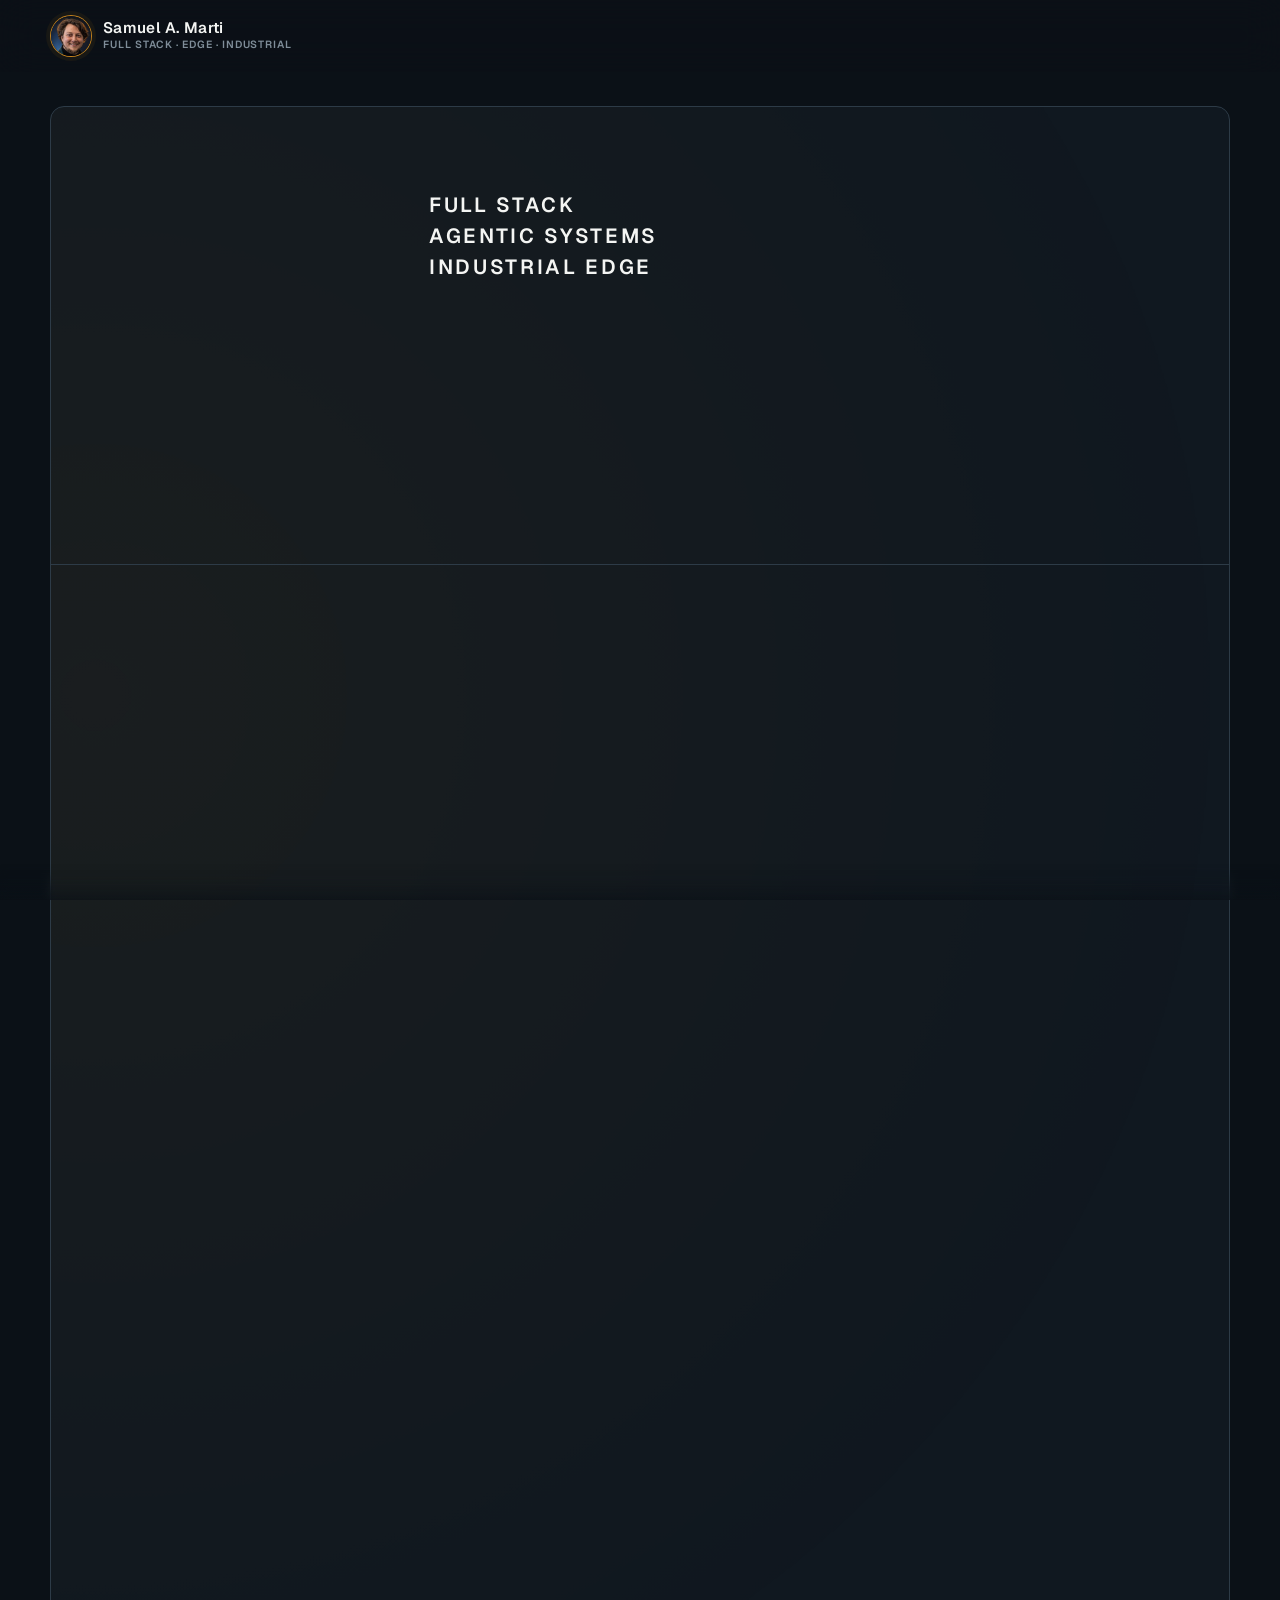
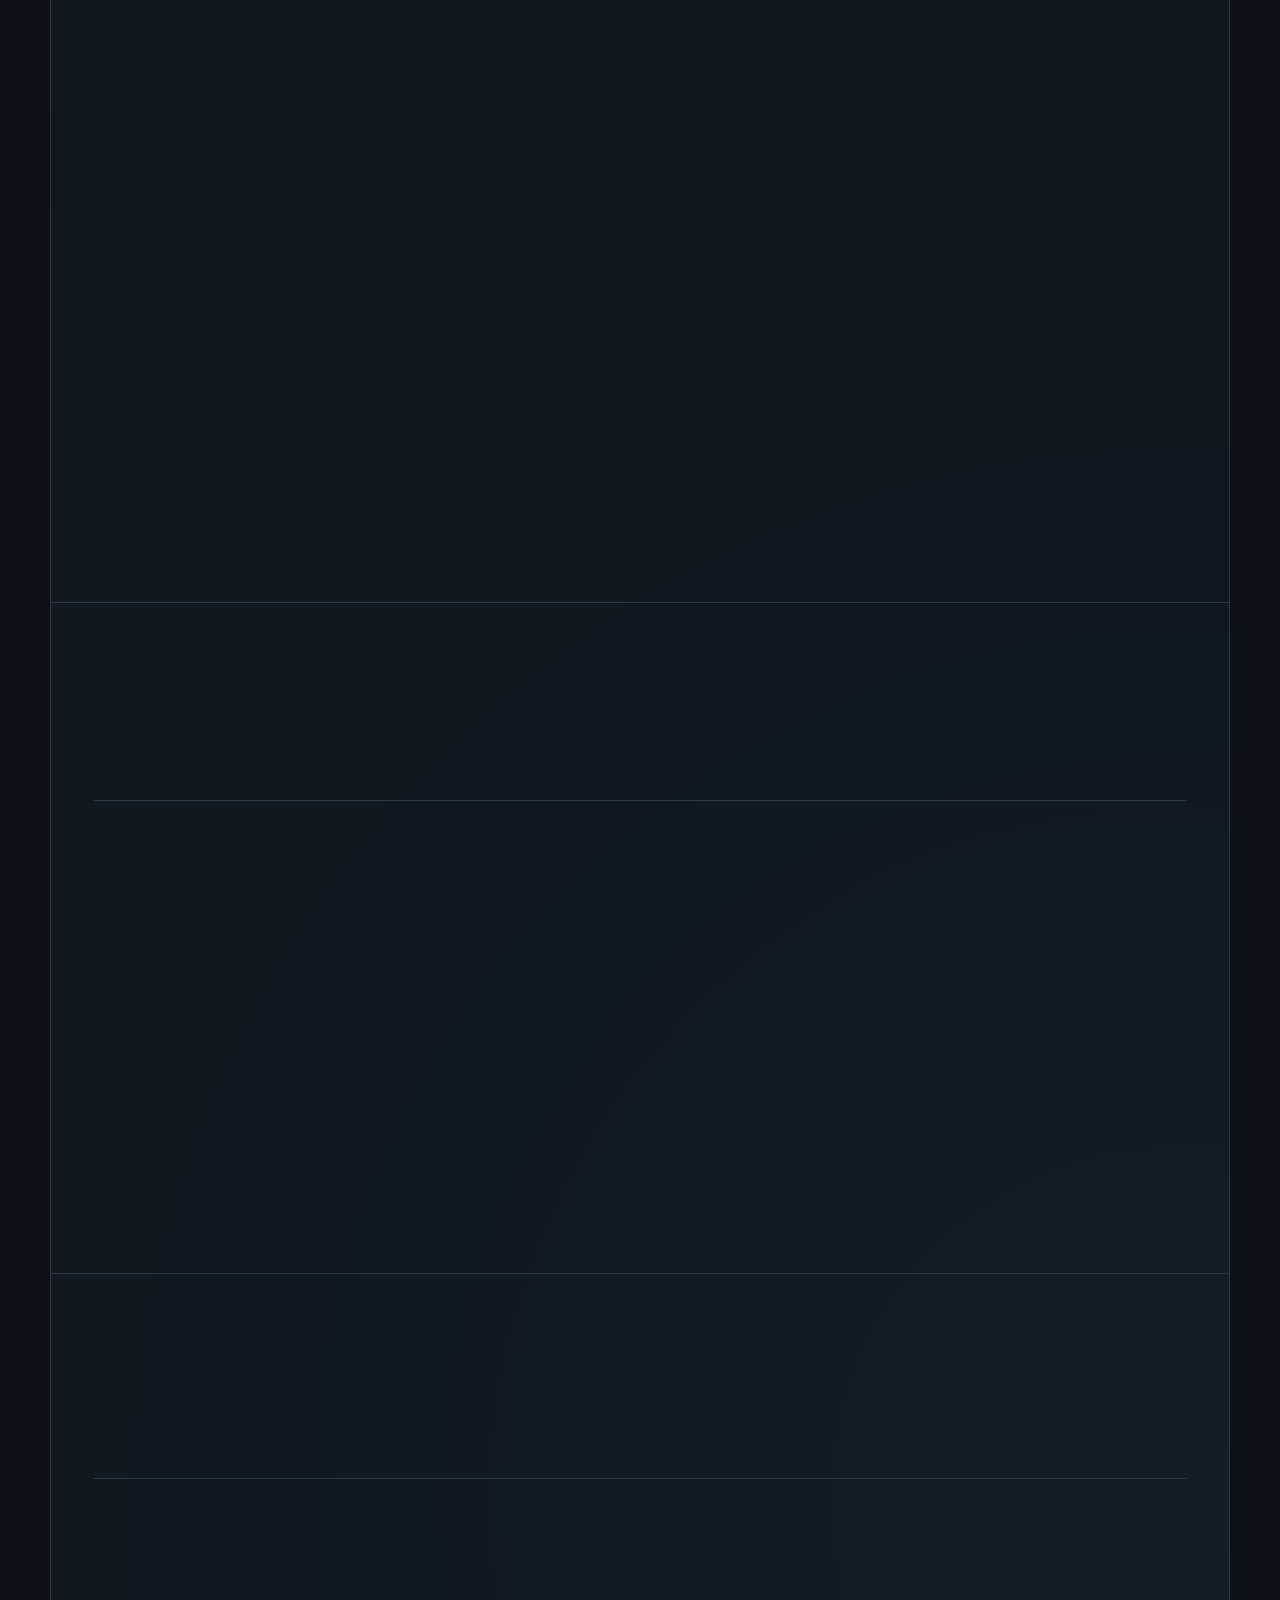
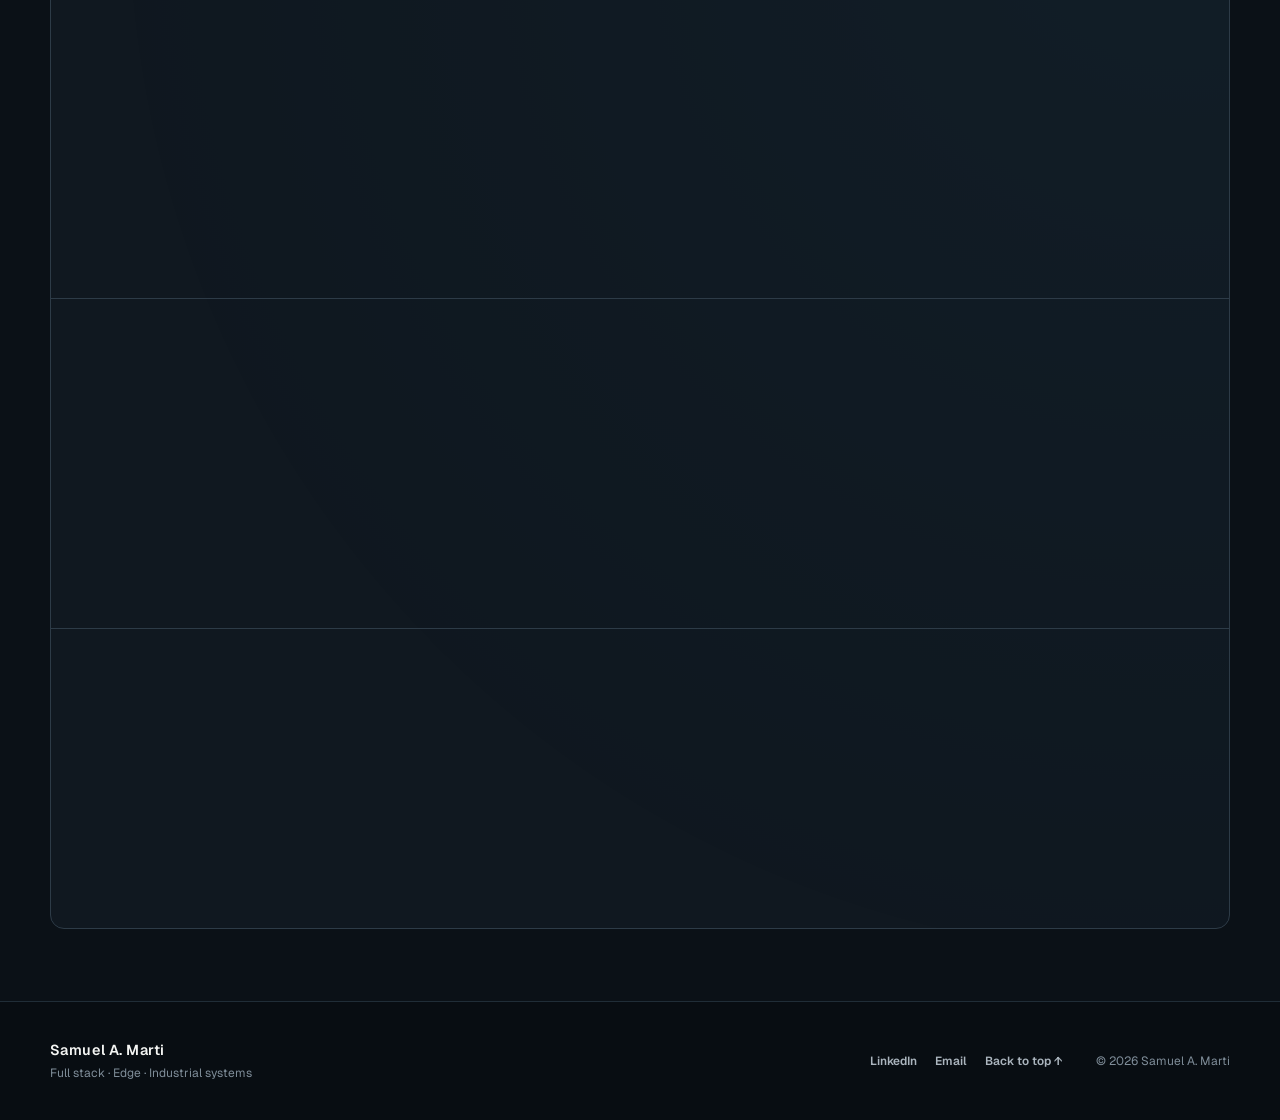
<file: index.html>
<!doctype html>
<html lang="en">
<head>
    <meta charset="utf-8">
    <meta name="viewport" content="width=device-width, initial-scale=1">
    <meta name="theme-color" content="#0b1117">
    <meta name="description" content="Full stack and industrial software work by Samuel A. Marti: React and TypeScript products, APIs, edge integrations, connected machines, and controlled production systems.">
    <meta property="og:title" content="Samuel A. Marti · Full Stack &amp; Connected Industrial Products">
    <meta property="og:description" content="React and TypeScript products, APIs, edge integrations, connected machines, and controlled production systems.">
    <meta property="og:type" content="website">
    <meta property="og:url" content="https://utrehd.github.io/">
    <meta property="og:image" content="https://utrehd.github.io/assets/og-portfolio.jpg">
    <meta property="og:image:alt" content="Samuel A. Marti: full stack, edge, and industrial software portfolio">
    <meta name="twitter:card" content="summary_large_image">
    <meta name="twitter:title" content="Samuel A. Marti · Full Stack &amp; Connected Industrial Products">
    <meta name="twitter:description" content="React and TypeScript products, APIs, edge integrations, connected machines, and controlled production systems.">
    <meta name="twitter:image" content="https://utrehd.github.io/assets/og-portfolio.jpg">
    <link rel="canonical" href="https://utrehd.github.io/">
    <title>Samuel A. Marti · Full Stack &amp; Connected Industrial Products</title>
    <link rel="icon" href="favicon.svg" type="image/svg+xml">
    <link rel="preconnect" href="https://fonts.googleapis.com">
    <link rel="preconnect" href="https://fonts.gstatic.com" crossorigin>
    <link href="https://fonts.googleapis.com/css2?family=Geist+Mono:wght@500;600&amp;family=Geist:wght@400;500;600;700&amp;display=swap" rel="stylesheet">
    <script>
        document.documentElement.classList.add('js');
        if (!window.location.hash || window.location.hash === '#top') {
            document.documentElement.classList.add('intro-sequence-staging', 'intro-sequence-active');
            window.__portfolioIntroFallback = window.setTimeout(function () {
                document.documentElement.classList.remove('intro-sequence-staging', 'intro-sequence-active', 'intro-typing-started', 'intro-brand-visible', 'intro-evidence-visible', 'intro-navigation-visible');
                document.querySelectorAll('.typewriter-character').forEach(function (character) { character.classList.add('is-typed'); });
                document.querySelectorAll('.typewriter-block').forEach(function (block) { block.classList.add('is-typewriter-complete'); });
            }, 6000);
        }
    </script>
    <link rel="stylesheet" href="styles.css?v=20260913-1">
    <script src="script.js?v=20260819-20" defer></script>
</head>
<body>
    <a class="skip-link" href="#main-content">Skip to content</a>
    <header class="site-header" data-header>
        <div class="header-inner shell">
            <a class="brand" href="#top" aria-label="Samuel A. Marti, back to top">
                <span class="brand-mark" aria-hidden="true">
                    <img src="assets/samuel-marti-header.webp" alt="" width="42" height="42">
                </span>
                <span>
                    <strong>Samuel A. Marti</strong>
                    <small>Full stack · Edge · Industrial</small>
                </span>
            </a>
            <button class="menu-button" type="button" aria-expanded="false" aria-controls="primary-navigation" aria-label="Open navigation">
                <span></span>
                <span></span>
                <span></span>
            </button>
            <nav class="primary-nav" id="primary-navigation" aria-label="Primary navigation">
                <a href="#work">Projects</a>
                <a href="#skills">Skills</a>
                <a href="#philosophy">Lessons</a>
                <a href="#story">My path</a>
                <a href="#contact">Contact</a>
                <a class="nav-contact" href="https://www.linkedin.com/in/saaama" target="_blank" rel="me noopener noreferrer">LinkedIn</a>
            </nav>
        </div>
    </header>

    <main id="main-content">
        <article class="home-paper shell">
            <header class="portfolio-title-block" id="top">
                <div class="portfolio-intro-grid">
                    <div class="portfolio-intro reveal is-visible">
                        <div class="paper-active-head">
                            <span class="paper-active-label intro-capability" aria-label="Full stack, agentic systems, industrial edge">
                                <span class="intro-capability-phrase" aria-hidden="true">Full stack</span>
                                <span class="intro-capability-phrase" aria-hidden="true">Agentic systems</span>
                                <span class="intro-capability-phrase" aria-hidden="true">Industrial edge</span>
                            </span>
                        </div>
                        <p class="portfolio-thesis">Software engineer with more than 10 years writing software across industrial systems, regulated manufacturing, and full stack products.</p>
                        <p class="portfolio-thesis">I own delivery from discovery through production across React and TypeScript applications, APIs, machine integrations, and regulated environments.</p>
                        <div class="portfolio-kicker-row reveal is-visible">
                            <span class="availability"><i aria-hidden="true"></i> U.S. work authorized · New York City metropolitan area · Available for NYC office work</span>
                        </div>
                    </div>
                </div>
            </header>

            <section class="home-section work-section" id="work" aria-labelledby="projects-title">
                <div class="section-content">
                    <div class="section-heading reveal">
                        <div class="paper-active-head"><h2 class="paper-active-label" id="projects-title">Selected work</h2></div>
                        <p>Selected work across controlled software releases in regulated manufacturing, a live football management game, connected machines, product analytics, AI assisted engineering, and agentic creator operations.</p>
                    </div>
                    <div class="project-showcase">
                        <a class="showcase-card reveal" id="featured-work" href="projects/controlled-release-platform/" aria-label="Read the Automation Release Control case study">
                            <div class="showcase-media">
                                <img src="projects/controlled-release-platform/assets/automation-release-control-dashboard.webp" alt="Automation Release Control dashboard comparing installed and target PLC software versions" loading="lazy" decoding="async">
                            </div>
                            <div class="showcase-copy">
                                <h3>Automation Release Control</h3>
                                <p>Built an Angular, C#, and ASP.NET platform that connected releasable Git versions, deployment, rollback points, and device reported state across more than 150 PLC targets.</p>
                                <span class="case-link">Read the case study <span aria-hidden="true">↗</span></span>
                            </div>
                        </a>

                        <a class="showcase-card reveal reveal-delay" href="projects/pulse-product/" aria-label="Read the PULSE Game Engineering case study">
                            <div class="showcase-media">
                                <img src="projects/pulse-product/assets/pulse-lineup-workspace-20261015.webp" alt="Current PULSE desktop lineup workspace with squad values, tactics, substitutes, and player selection" loading="lazy" decoding="async">
                            </div>
                            <div class="showcase-copy">
                                <h3>PULSE Game Engineering</h3>
                                <p>Built and operated a live web and mobile football management game, with scheduled simulations, real time state, internal analytics, and agent implementation under my engineering review.</p>
                                <span class="case-link">Read the case study <span aria-hidden="true">↗</span></span>
                            </div>
                        </a>

                        <a class="showcase-card reveal" href="projects/connected-machine-platform/" aria-label="Read the Factory of the Future case study">
                            <div class="showcase-media">
                                <img src="projects/connected-machine-platform/assets/connected-machine-visual-programming.webp" alt="Reconstructed visual programming interface for an industrial edge control prototype" loading="lazy" decoding="async">
                            </div>
                            <div class="showcase-copy">
                                <h3>Factory of the Future</h3>
                                <p>Led product strategy across an industrial edge and SmartWire-DT portfolio, then proved the factory facing concepts on live machines in three production plants.</p>
                                <span class="case-link">Read the case study <span aria-hidden="true">↗</span></span>
                            </div>
                        </a>

                        <a class="showcase-card reveal" href="projects/pulse-product-analytics/" aria-label="Read the PULSE Product Analytics case study">
                            <div class="showcase-media">
                                <img src="projects/pulse-product-analytics/assets/activation-funnel-redacted.png" alt="PULSE activation dashboard with confidential counts redacted and percentages retained" loading="lazy" decoding="async">
                            </div>
                            <div class="showcase-copy">
                                <h3>PULSE Product Analytics</h3>
                                <p>Built configurable user flow analysis, acquisition funnels, cohort retention, and bottleneck reports, then used them to guide product changes and measure improvement.</p>
                                <span class="case-link">Read the case study <span aria-hidden="true">↗</span></span>
                            </div>
                        </a>

                        <a class="showcase-card reveal" href="projects/ai-assisted-product-engineering/" aria-label="Read AI Assisted Product Engineering: the V model workflow and agent instructions I designed">
                            <div class="showcase-media">
                                <img src="projects/pulse-product/assets/pulse-mobile.webp" alt="PULSE mobile game screens, the product context for the AI assisted engineering case study" loading="lazy" decoding="async">
                            </div>
                            <div class="showcase-copy">
                                <h3>AI Assisted Product Engineering</h3>
                                <p>Designed PULSE's V model agent workflow and instruction system, connecting feature briefs, traceable requirements, coding agents, validation evidence, and human approval.</p>
                                <span class="case-link">Read the case study <span aria-hidden="true">↗</span></span>
                            </div>
                        </a>

                        <a class="showcase-card reveal" href="projects/influencer-outreach-crm/" aria-label="Read the Agentic Influencer Outreach CRM case study">
                            <div class="showcase-media">
                                <img src="projects/influencer-outreach-crm/assets/outreach-queue.jpg" alt="Creator outreach queue segmented by audience size and attention state" loading="lazy" decoding="async">
                            </div>
                            <div class="showcase-copy">
                                <h3>Agentic Influencer Outreach CRM</h3>
                                <p>Built an agentic CRM across more than 1,000 creator profiles. Compared with the manual workflow, tracked link opens rose 83%, reply rate rose 114%, and cost per outreach fell 95%.</p>
                                <span class="case-link">Read the case study <span aria-hidden="true">↗</span></span>
                            </div>
                        </a>
                    </div>
                </div>
            </section>

            <section class="home-section" id="skills" aria-labelledby="skills-title">
                <div class="section-content">
                    <div class="section-heading reveal">
                        <div class="paper-active-head"><h2 class="paper-active-label" id="skills-title">Skills</h2></div>
                        <p>Tools and methods across full stack products, agentic systems, industrial automation, and regulated delivery.</p>
                    </div>
                    <div class="skill-accordions">
                        <details class="skill-accordion reveal">
                            <summary>Product and full stack engineering</summary>
                            <p>HTML, CSS, React, Next.js, TypeScript, JavaScript, Node.js, REST APIs, Angular, C#, ASP.NET, SQL, MySQL, PocketBase, responsive UI, product instrumentation, activation funnels, cohort retention, and A/B testing.</p>
                        </details>
                        <details class="skill-accordion reveal reveal-delay">
                            <summary>Industrial automation</summary>
                            <p>PLCs, Structured Text, CODESYS, HMI development, OPC UA, MQTT, Modbus TCP and RTU, PROFINET, PROFIBUS, CAN bus, BACnet/IP, and SmartWire DT.</p>
                        </details>
                        <details class="skill-accordion reveal">
                            <summary>Agentic software systems</summary>
                            <p>Coding agent direction, specifications, architecture and function review, pull request review, unit and integration testing, validation loops, bug triage, operational agents, CRM automation, approval controls, and human escalation.</p>
                        </details>
                        <details class="skill-accordion reveal reveal-delay">
                            <summary>Edge and embedded systems</summary>
                            <p>Embedded C, physical I/O, OPC UA gateway validation, machine state modeling, device interfaces, Azure SQL, MES, and scheduling integrations.</p>
                        </details>
                        <details class="skill-accordion reveal">
                            <summary>Production engineering</summary>
                            <p>Docker, Linux, Git, GitHub Actions, CI/CD, AWS S3, DigitalOcean, Grafana, monitoring, releases, defect investigation, and data recovery.</p>
                        </details>
                        <details class="skill-accordion reveal reveal-delay">
                            <summary>Validation and regulated delivery</summary>
                            <p>Python test automation, C# test automation, Ranorex, automated reporting, GAMP 5, GMP and CSV, IQ/OQ, FAT/SAT, traceability, change control, audit evidence, SOPs, and commissioning.</p>
                        </details>
                    </div>
                </div>
            </section>

            <section class="home-section philosophy-section" id="philosophy" aria-labelledby="philosophy-title">
                <div class="section-content">
                    <div class="section-heading reveal">
                        <div class="paper-active-head"><h2 class="paper-active-label" id="philosophy-title">Lessons from building</h2></div>
                        <p>Good engineering starts with deciding what should be built. I work with the client or user, put the smallest useful change in front of them, and shorten the loop between an assumption and evidence. Repeated quickly, those learning loops compound.</p>
                    </div>

                    <div class="principle-accordions">
                        <details class="principle-accordion reveal">
                            <summary><span class="principle-number">01</span><span class="principle-title">Work with the user</span></summary>
                            <p>Specifications are working material. I develop them with the user through short iterations that expose wrong assumptions while changing direction is still cheap.</p>
                        </details>
                        <details class="principle-accordion reveal reveal-delay">
                            <summary><span class="principle-number">02</span><span class="principle-title">Name the optimization target</span></summary>
                            <p>Every technical solution optimizes for something: maintainability, latency, storage, cost, or delivery speed. When teams do not agree on the target, they work from different assumptions, waste time, and deliver a weaker system. For example, low latency may justify a less normalized database.</p>
                            <p>Therefore, define the optimization target based on the user's actual need. If no clear target emerges, default to maintainable simplicity.</p>
                        </details>
                        <details class="principle-accordion reveal">
                            <summary><span class="principle-number">03</span><span class="principle-title">Use principles without dogma</span></summary>
                            <p>Patterns and paradigms are tools. I use them when they make intent clearer or change safer. I discard them when they add structure without improving the required outcome. Consistency matters, but blind consistency can make a simple problem harder in every dimension.</p>
                        </details>
                        <details class="principle-accordion reveal reveal-delay">
                            <summary><span class="principle-number">04</span><span class="principle-title">Details change behavior</span></summary>
                            <p>Small details visible to the user can change trust, expectation, and behavior without adding a feature. A payment and a gift may have the same monetary value, but they create different psychological responses. User interface details work the same way: wording, timing, feedback, friction, and visual hierarchy shape how a product is perceived and used.</p>
                            <p>Once an experience crosses a threshold of clarity and trust, small improvements can compound into meaningful gains in retention and conversion. Therefore, validate details against user behavior, not only functional correctness.</p>
                        </details>
                    </div>

                    <details class="sources-details reveal">
                        <summary>Sources of my thinking</summary>
                        <p><a href="https://paulgraham.com/ds.html" target="_blank" rel="noopener noreferrer">Paul Graham’s Do Things That Don’t Scale</a> shaped how I approach early products and direct work with users. <a href="https://www.ycombinator.com/blog/the-real-product-market-fit/" target="_blank" rel="noopener noreferrer">Michael Seibel’s The Real Product Market Fit</a> keeps product market fit grounded in observed demand. <a href="https://www.informit.com/store/clean-code-a-handbook-of-agile-software-craftsmanship-9780135398517" target="_blank" rel="noopener noreferrer">Robert C. Martin’s Clean Code</a> reinforces readable software, while <a href="https://plato.stanford.edu/entries/kant-moral/" target="_blank" rel="noopener noreferrer">Immanuel Kant’s categorical imperative</a> keeps responsibility toward people explicit.</p>
                    </details>

                </div>
            </section>

            <section class="home-section story-section" id="story" aria-labelledby="story-title">
                <div class="section-content">
                    <div class="section-heading reveal">
                        <div class="paper-active-head"><h2 class="paper-active-label" id="story-title">My path</h2></div>
                        <p class="story-short">My career grew outward from the machine. Electronics and C gave me the foundations. PLCs and Structured Text brought me into industrial control. .NET and Industry 4.0 connected those systems. Node.js and React now let me build the product end to end.</p>
                    </div>
                    <details class="story-details reveal">
                        <summary>Read the longer story</summary>
                        <div class="story-long">
                            <article class="story-chapter">
                                <p class="story-era">2010 to 2012 · Heerbrugg, Switzerland</p>
                                <h3>Learning software through electronics</h3>
                                <p>I began with a Swiss <em>Elektroniker EFZ</em> apprenticeship at <a href="https://lehre.libs.ch/uebersicht/" target="_blank" rel="noopener noreferrer">libs</a>. The first two years were deliberately practical: soldering, laying out PCBs, reading and drawing basic circuit schematics, and writing C for small electronic systems. I also helped support first year apprentices. That experience taught me two habits early: understand the physical system, and explain the work so another person can repeat it.</p>
                                <p class="story-people"><span>People</span> <a href="https://www.linkedin.com/in/roland-bruderer-242810b5" target="_blank" rel="noopener noreferrer">Roland Bruderer</a></p>
                            </article>

                            <article class="story-chapter">
                                <p class="story-era">2012 to 2014 · Leica Geosystems and Eaton</p>
                                <h3>From circuits to PLCs and HMIs</h3>
                                <p>During a six month placement at <a href="https://leica-geosystems.com/global/imprint" target="_blank" rel="noopener noreferrer">Leica Geosystems</a>, I supported work on laser measurement sensors, drew basic schematics, and built helper circuits. I spent the final year of my apprenticeship at Eaton Automation in St. Gallen. There I joined the PLC and HMI test team, wrote more control software, and built demonstrations for trade fairs. Code was no longer isolated on a bench: it had to read real inputs, drive behavior, present a usable interface, and survive testing.</p>
                                <p class="story-people"><span>People</span> <a href="https://www.linkedin.com/in/martinwinistoerfer" target="_blank" rel="noopener noreferrer">Martin Winistörfer</a>, Jürgen Wagner, and <a href="https://www.linkedin.com/in/arthurschmid" target="_blank" rel="noopener noreferrer">Arthur Schmid</a></p>
                            </article>

                            <article class="story-chapter">
                                <p class="story-era">2014 to 2017 · Eaton European Innovation Center, Prague</p>
                                <h3>Validation became my software discipline</h3>
                                <p>After the apprenticeship, Eaton hired me as a Software Validation Engineer at its <a href="https://www.eaton.com/cz/cs-cz/company/careers/life-at-eaton/life-in-roztoky-en-gb.html" target="_blank" rel="noopener noreferrer">European Innovation Center</a> near Prague. I validated PLCs, HMIs, engineering tools, and industrial communication behavior. I also coordinated test scope with a colleague in Pune: deciding what needed coverage, reviewing results, and resolving gaps. This is where I learned to build repeatability, traceability, and failure evidence into the engineering process from the start.</p>
                                <p>My manager, Petr Matousek, encouraged me to strengthen my software foundation. Eaton sponsored my computing studies, which started with an HND in Computing &amp; Systems and continued into a BSc in Computing. I kept working full time: engineering during the day, studying in the evenings. The goal was practical from the start. We wanted to bring modern software stacks into industrial automation.</p>
                                <p class="story-people"><span>People</span> <a href="https://www.linkedin.com/in/petr-matousek-a3b5821" target="_blank" rel="noopener noreferrer">Petr Matousek</a>, <a href="https://www.linkedin.com/in/federico-perillo-a54a3819" target="_blank" rel="noopener noreferrer">Federico Perillo</a>, <a href="https://www.linkedin.com/in/barbora-krauzová-287492143" target="_blank" rel="noopener noreferrer">Barbora Krauzová</a>, Karl Rampelt, and Günter Schitinger</p>
                            </article>

                            <article class="story-chapter">
                                <p class="story-era">2017 to 2020 · Factory of the Future</p>
                                <h3>Turning factory problems into industrial products</h3>
                                <p>I moved from validation into technical product leadership for Eaton’s Factory of the Future program. The program was a partially government funded collaboration with the Czech Institute of Informatics, Robotics and Cybernetics at the Czech Technical University. I led five engineers and two interns, ran agile planning, set priorities, and translated the work into roadmap, feature, funding, and government documentation. I also brought proposals into discussions with product management, executives, sales, customers, and contributing engineering departments.</p>
                                <p>The goal was to define a portfolio of products that could connect existing machines to modern factory systems. I conducted technology, market, and profitability research, then tested the product direction in factories. Plant visits showed that installation had to be simple enough for an electrician to complete through guided steps. I turned that finding into an installation concept and a Unity based guidance prototype that I tested with a factory technician.</p>
                                <p>I combined product leadership with direct engineering. For the embedded OPC UA gateway, I managed the product work and tested the software and hardware. I developed a CODESYS MQTT library that reached the CODESYS Store and modeled machine states and interfaces. </p>
                                <p>I developed the web application for visual logic programming, the Python compiler, and the C interpreter for a distributed control prototype. Compiled stack machine code passed through a gateway and a tunnel on the SmartWire-DT bus to the embedded target. The goal was to move PLC logic into bus devices and eliminate the central PLC. </p>
                                <p>I also managed the <a href="https://rtime.ciirc.cvut.cz/~sojka/students/F3-DP-2020-Kovbasjukova-Oxana.pdf" target="_blank" rel="noopener noreferrer">ASIC2</a> chip and embedded software library workstream and contributed targeted bug fixes and small source modules. ASIC2 became the shared ASIC foundation across the SmartWire-DT device family. We validated the factory facing concepts on approximately 12 live machines across three production plants. The pilots proved the direction under real installation, networking, and production constraints.</p>
                                <p class="story-people"><span>People</span> <a href="https://de.linkedin.com/in/andrea-kirschner-46670135" target="_blank" rel="noopener noreferrer">Andrea Kirschner</a>, <a href="https://www.linkedin.com/in/pdamico" target="_blank" rel="noopener noreferrer">Paolo D’Amico</a>, <a href="https://www.linkedin.com/in/christian-zingg-727b787b" target="_blank" rel="noopener noreferrer">Christian Zingg</a>, <a href="https://www.linkedin.com/in/michal-horn-b971b7a8" target="_blank" rel="noopener noreferrer">Michal Horn</a>, <a href="https://www.linkedin.com/in/pavel-dedourek-bb74549b" target="_blank" rel="noopener noreferrer">Pavel Dedourek</a>, and <a href="https://cz.linkedin.com/in/zdenek-hanzalek-35a79b15" target="_blank" rel="noopener noreferrer">Prof. Zdeněk Hanzálek</a></p>
                            </article>

                            <article class="story-chapter">
                                <p class="story-era">2020 to 2024 · Lonza, Visp</p>
                                <h3>Engineering where reliability is regulated</h3>
                                <p>I moved to the Swiss Alps to work in pharmaceutical manufacturing at Lonza. Across about 30 automation and OT/IT projects, I worked on building automation, access control, gate systems, controlled software deployment, commissioning, validation, and production support. During the COVID manufacturing scale up, my responsibility covered the surrounding building, access, and security infrastructure.</p>
                                <p>The work crossed normal department boundaries. I coordinated with operators, QA, security, the on site fire brigade, vendors, and electricians. I delivered training, user manuals, SOPs, validation evidence, change controls, and recovery steps. Lonza reinforced a principle I still use: software is not finished when the code runs. It is finished when people can operate, audit, maintain, and recover the system.</p>
                                <p class="story-people"><span>People</span> <a href="https://www.linkedin.com/in/franz-albrecht-227047207" target="_blank" rel="noopener noreferrer">Franz Albrecht</a>, <a href="https://www.linkedin.com/search/results/people/?keywords=Fabian%20Weber%20Lonza%20Visp" target="_blank" rel="noopener noreferrer" aria-label="Find Fabian Weber from Lonza Visp on LinkedIn">Fabian Weber</a>, and <a href="https://www.linkedin.com/in/daniel-zenhäusern-43b4956a" target="_blank" rel="noopener noreferrer">Daniel Zenhäusern</a></p>
                            </article>

                            <article class="story-chapter">
                                <p class="story-era">2023 to 2024 · HABINUM</p>
                                <h3>Learning to follow the evidence</h3>
                                <p>With Luca Stillhard, I built HABINUM, a real estate analytics MVP. We spoke with more than 17 local firms before committing further. The research showed that customer acquisition costs exceeded the likely willingness to pay. We ended the product and redirected our effort into PULSE. That experience taught me to test the business model early and act when the evidence calls for a change.</p>
                                <p class="story-people"><span>People</span> <a href="https://www.linkedin.com/in/luca-stillhard-ab991a153" target="_blank" rel="noopener noreferrer">Luca Stillhard</a></p>
                            </article>

                            <article class="story-chapter">
                                <p class="story-era">2024 to 2026 · PULSE</p>
                                <h3>Building a modern game end to end</h3>
                                <p>Luca Stillhard and I moved our effort into PULSE. It was better aligned with our domain and gained traction much earlier. I built and operated the football management game full time with React, Next.js, TypeScript, Node.js, Capacitor, scheduled fixtures and simulations, real time updates, APIs, data models, deployment, monitoring, analytics, support tooling, and an agentic newsroom grounded in game data. I owned the path from interface decisions to backend behavior and production recovery. My involvement ended in 2026, and the remaining team continues developing the game.</p>
                                <p>PULSE brought the earlier stages together. Electronics taught me to respect the physical system. Validation taught me to make behavior observable and repeatable. Industry 4.0 taught me to connect layers. Regulated manufacturing taught me operational responsibility. Product discovery taught me to follow evidence. Full stack engineering now lets me carry those habits from a user problem to a complete production system.</p>
                                <p class="story-people"><span>People</span> <a href="https://www.linkedin.com/in/luca-stillhard-ab991a153" target="_blank" rel="noopener noreferrer">Luca Stillhard</a></p>
                            </article>
                        </div>
                    </details>
                </div>
            </section>

            <section class="home-section contact-section" id="contact" aria-labelledby="contact-title">
                <div class="section-content">
                    <div class="contact-panel reveal">
                        <span>Available for full time roles</span><h2 id="contact-title">Let’s discuss full stack engineering, Industry 4.0, or agentic software.</h2>
                        <div class="contact-actions"><a class="button button-primary" href="https://www.linkedin.com/in/saaama" target="_blank" rel="me noopener noreferrer">LinkedIn <span aria-hidden="true">↗</span></a><a class="button button-secondary" href="mailto:samuel.a@marti.to">Email Samuel</a></div>
                    </div>
                </div>
            </section>
        </article>
    </main>

    <footer class="site-footer">
        <div class="shell footer-inner">
            <div><strong>Samuel A. Marti</strong><span>Full stack · Edge · Industrial systems</span></div>
            <div class="footer-links"><a href="https://www.linkedin.com/in/saaama" target="_blank" rel="me noopener noreferrer">LinkedIn</a><a href="mailto:samuel.a@marti.to">Email</a><a href="#top">Back to top ↑</a></div>
            <small>© <span data-year></span> Samuel A. Marti</small>
        </div>
    </footer>
</body>
</html>
</file>
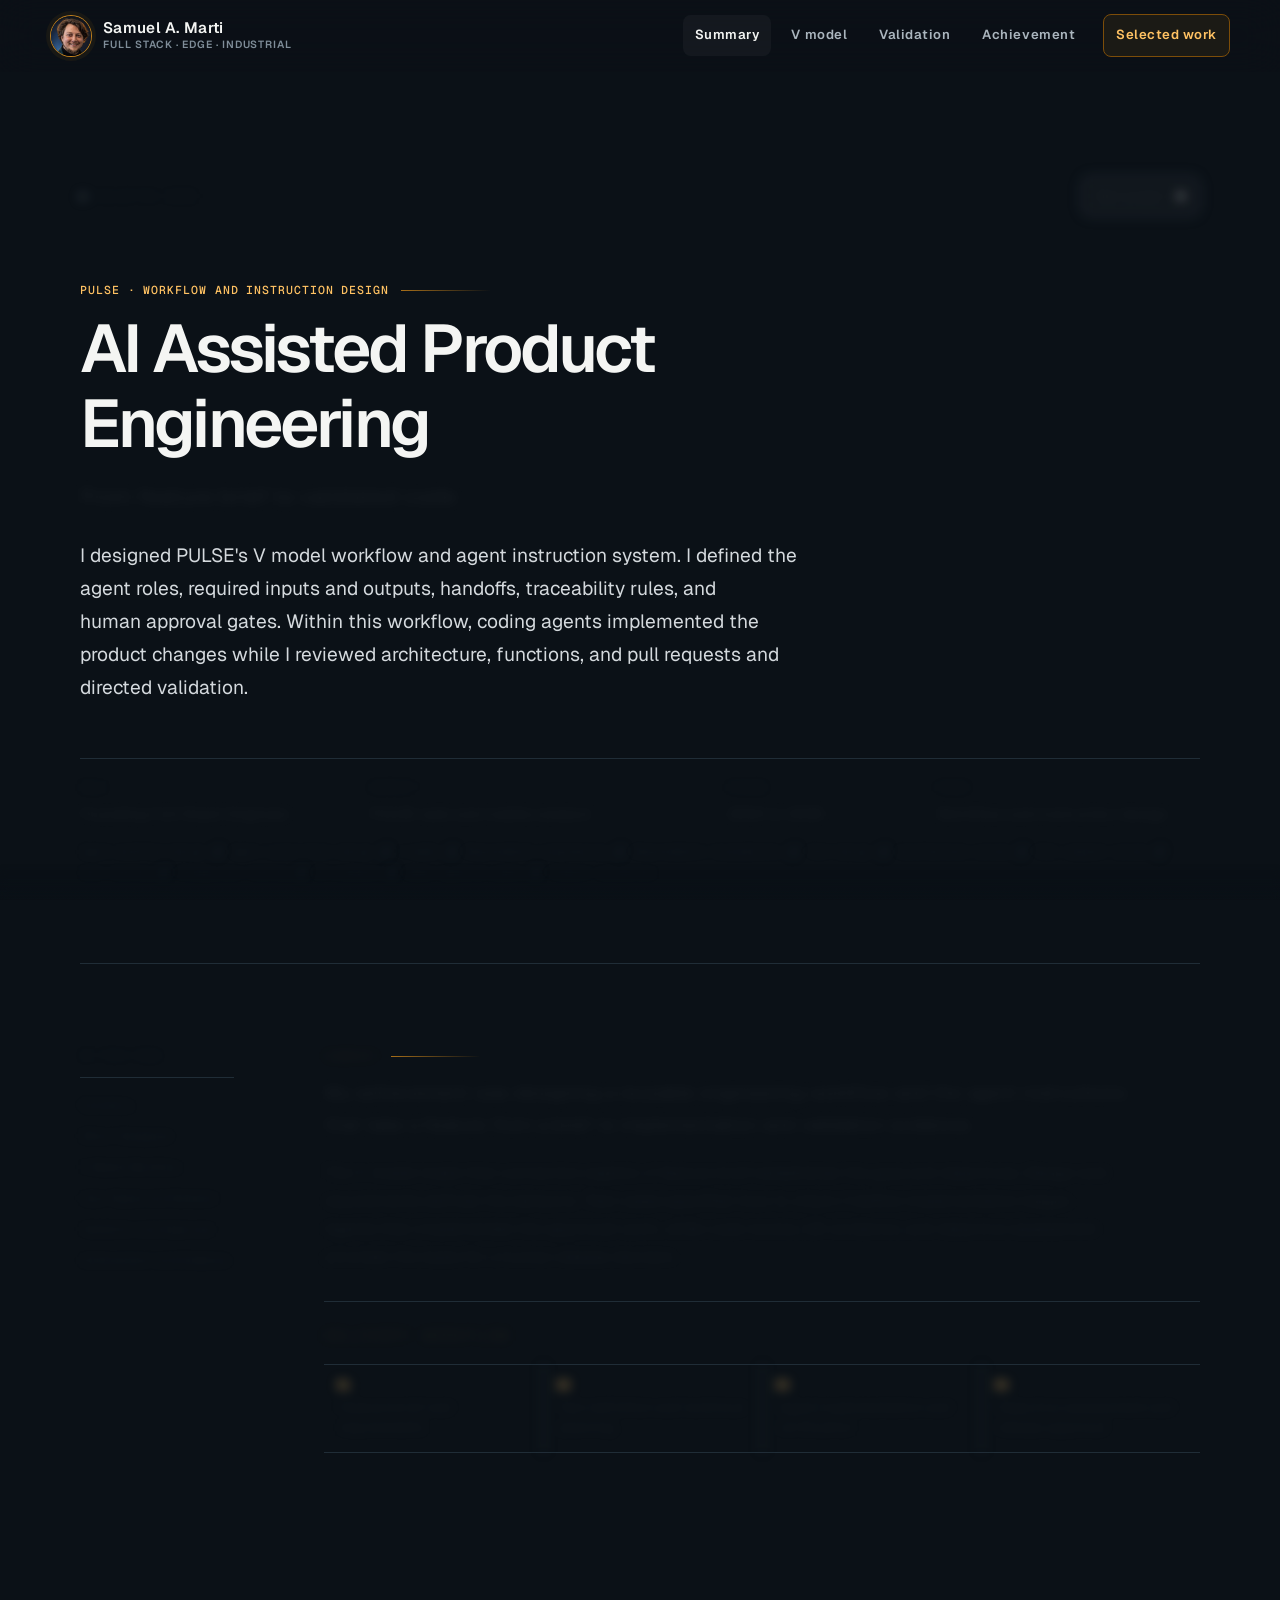
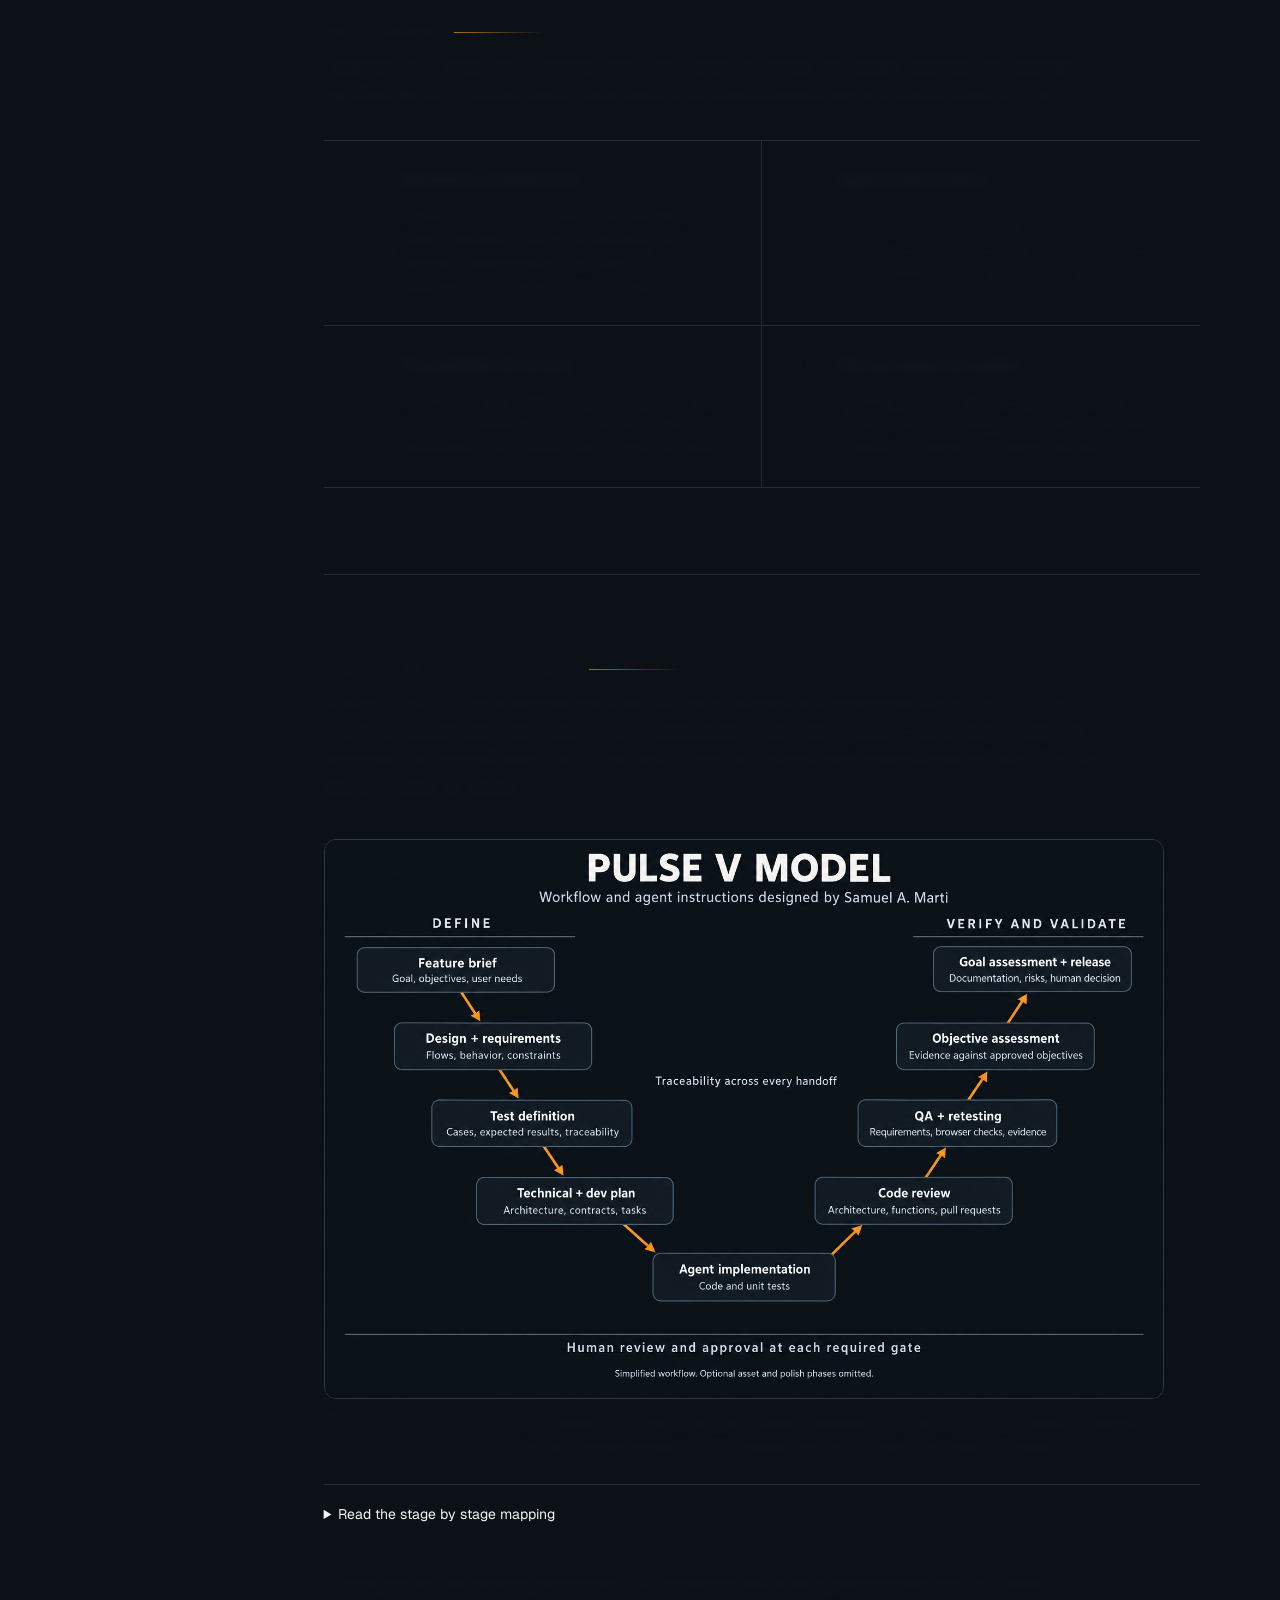
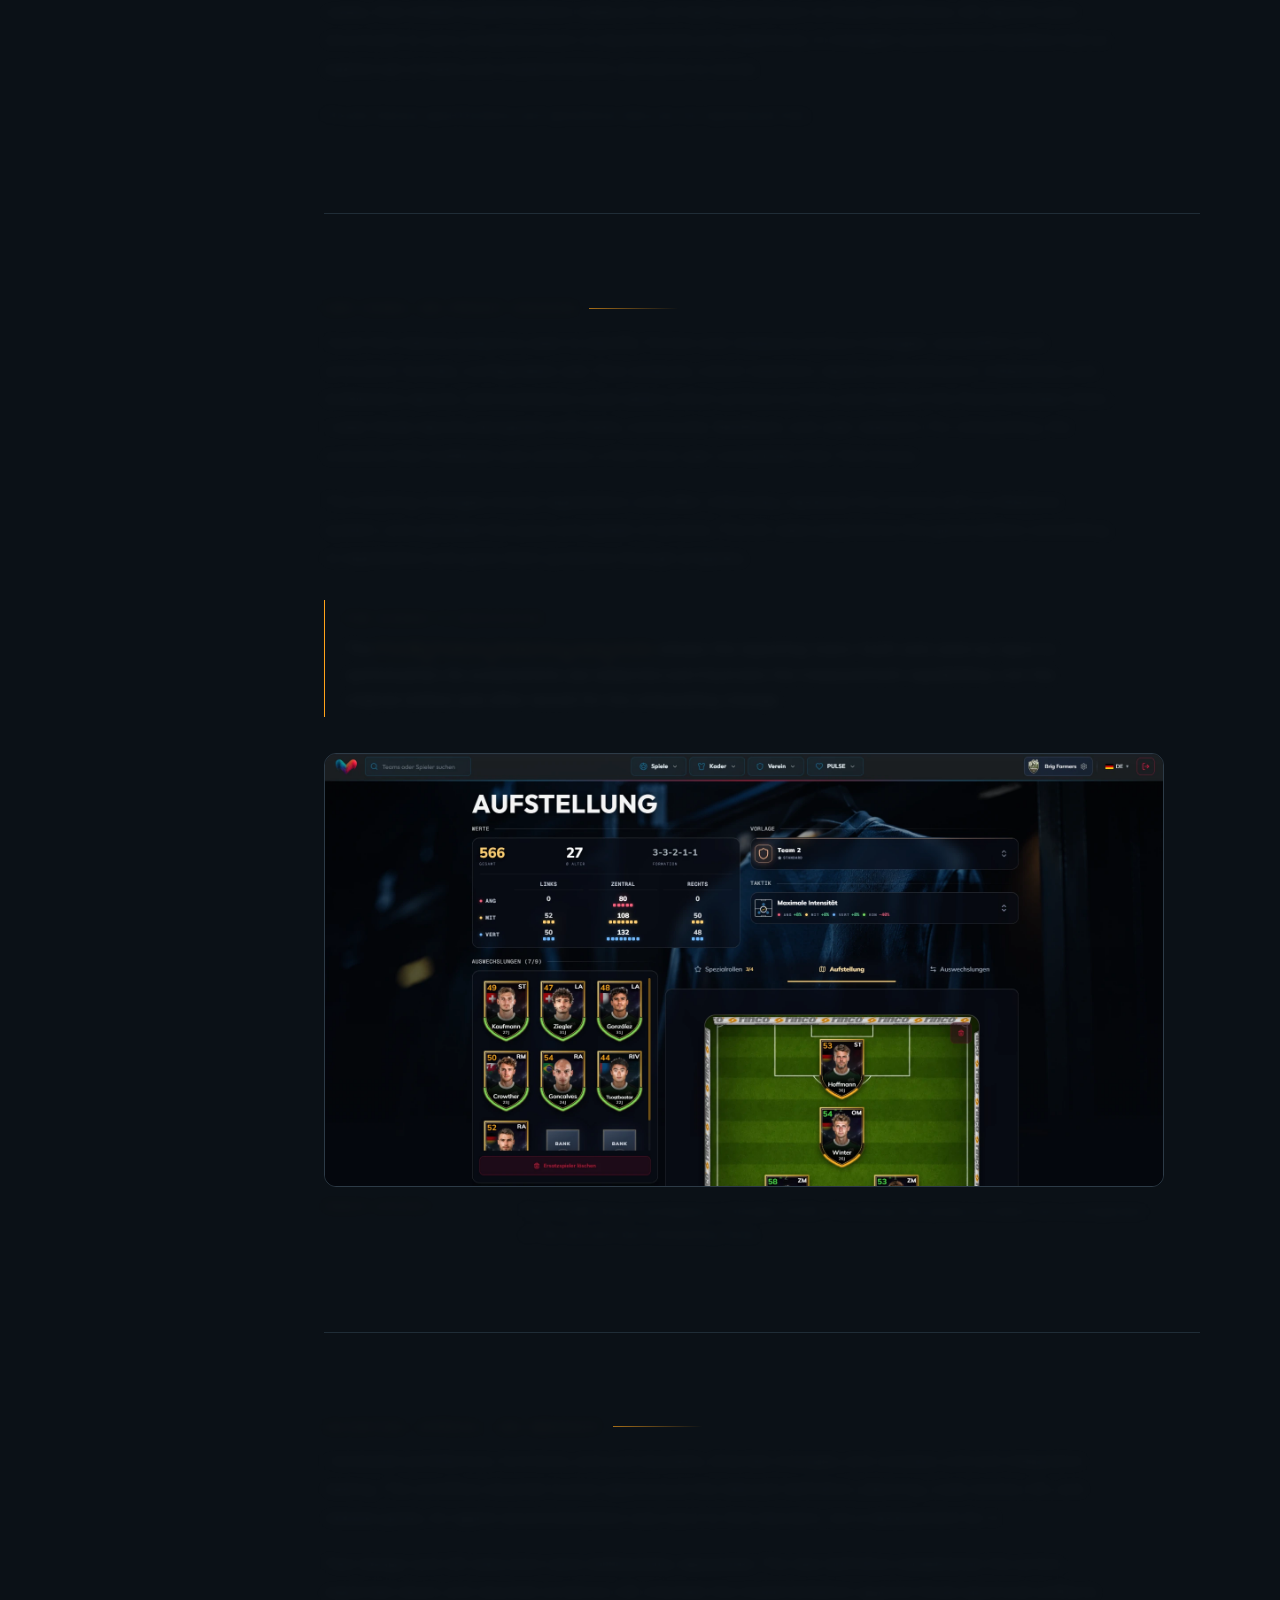
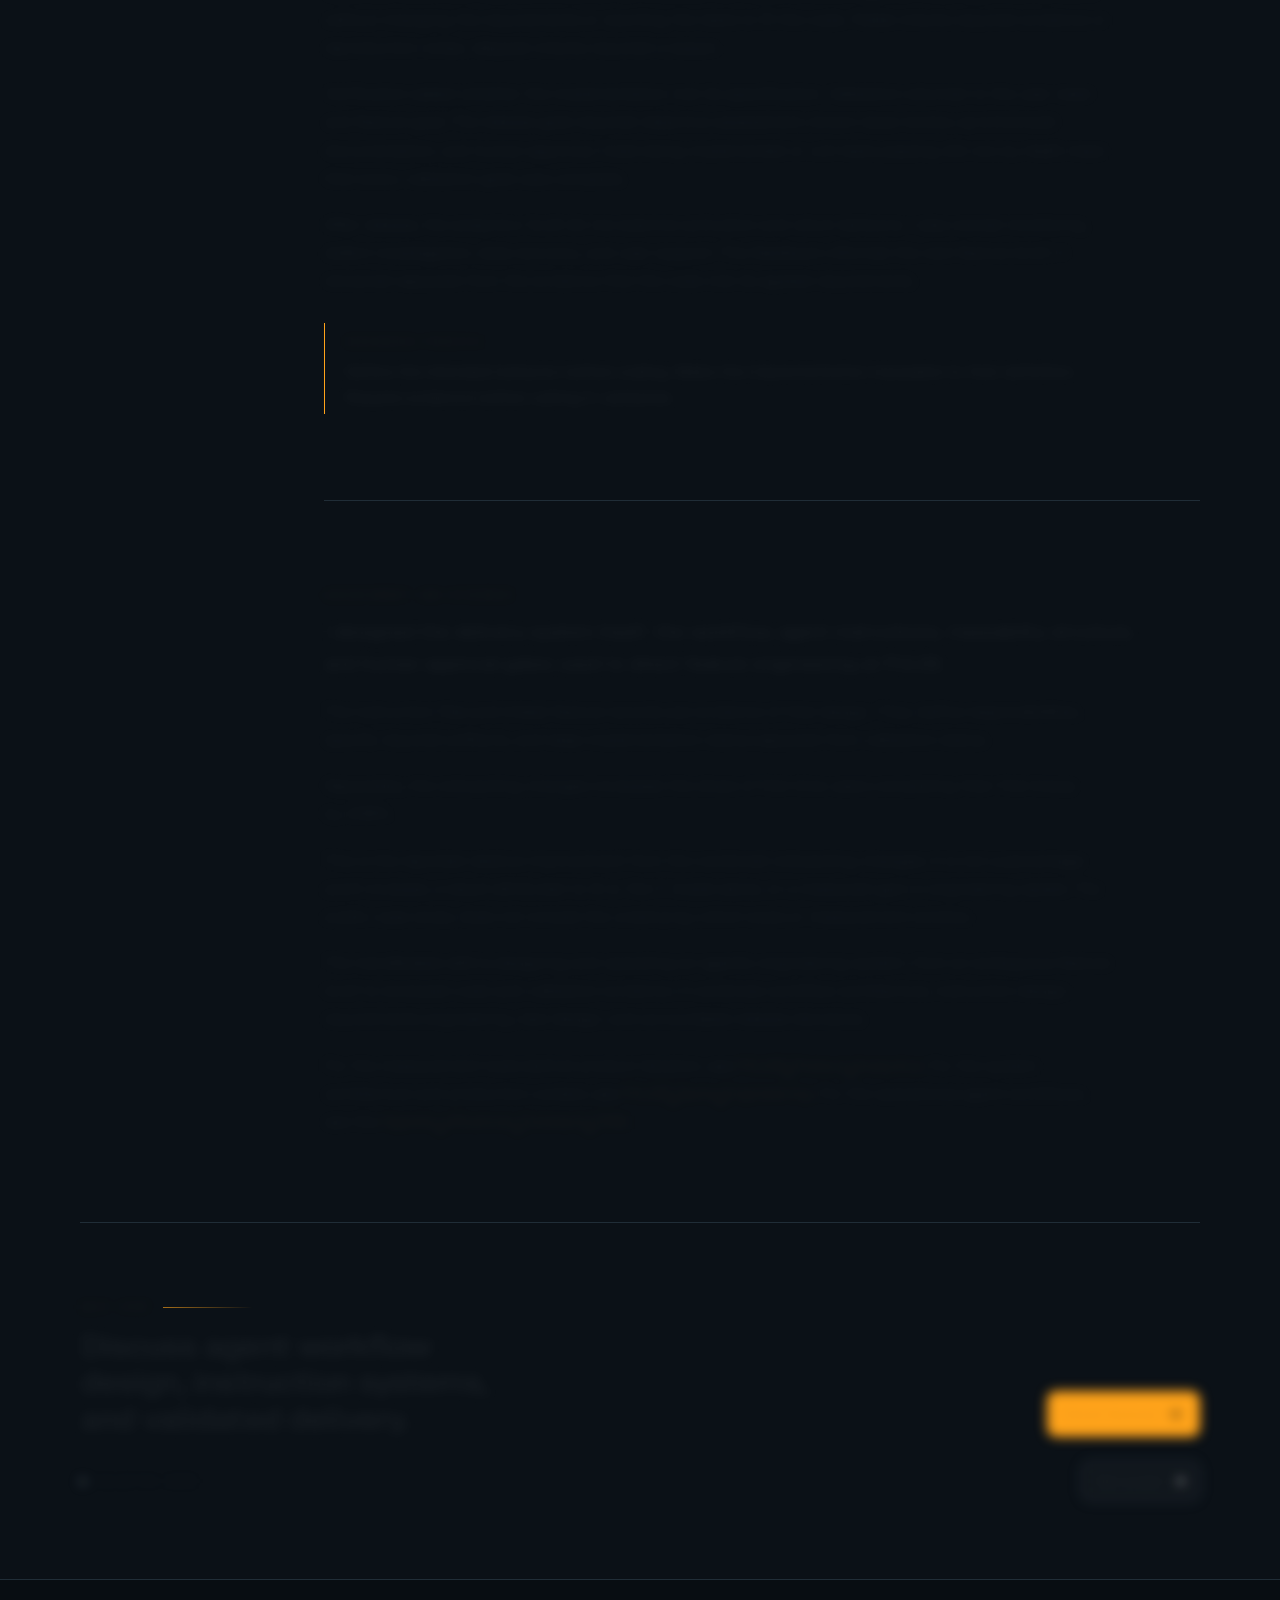
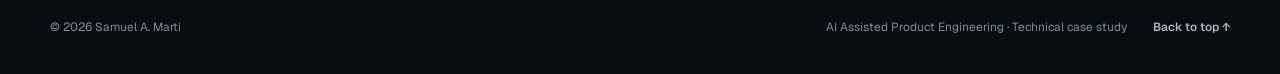
<file: projects/ai-assisted-product-engineering/index.html>
<!doctype html>
<html lang="en">
<head>
    <meta charset="UTF-8">
    <meta name="viewport" content="width=device-width, initial-scale=1.0">
    <meta name="description" content="Samuel A. Marti designed PULSE's V model agent workflow and instruction system: roles, handoffs, traceable requirements, test evidence, and human approval from feature brief to validated code.">
    <meta name="theme-color" content="#0d1218">
    <meta property="og:title" content="AI Assisted Product Engineering | Samuel A. Marti">
    <meta property="og:description" content="The V model agent workflow and instruction system designed by Samuel A. Marti, connecting feature briefs, implementation, validation evidence, and human approval.">
    <meta property="og:type" content="article">
    <meta property="og:url" content="https://utrehd.github.io/projects/ai-assisted-product-engineering/">
    <meta name="twitter:card" content="summary">
    <meta name="twitter:title" content="AI Assisted Product Engineering | Samuel A. Marti">
    <meta name="twitter:description" content="The V model agent workflow and instruction system designed by Samuel A. Marti, connecting feature briefs, implementation, validation evidence, and human approval.">
    <link rel="canonical" href="https://utrehd.github.io/projects/ai-assisted-product-engineering/">
    <title>AI Assisted Product Engineering | Samuel A. Marti</title>
    <link rel="icon" href="../../favicon.svg" type="image/svg+xml">
    <link rel="preconnect" href="https://fonts.googleapis.com">
    <link rel="preconnect" href="https://fonts.gstatic.com" crossorigin>
    <link href="https://fonts.googleapis.com/css2?family=Geist+Mono:wght@500;600&amp;family=Geist:wght@400;500;600;700&amp;display=swap" rel="stylesheet">
    <script>document.documentElement.classList.add('js');</script>
    <link rel="stylesheet" href="../../styles.css?v=20260913-1">
    <link rel="stylesheet" href="../case-study.css?v=20260819-28">
    <link rel="stylesheet" href="case.css?v=20260913-2">
    <script src="../../script.js?v=20260819-20" defer></script>
</head>
<body class="case-page engineering-case">
    <a class="skip-link" href="#paper">Skip to case study</a>
    <header class="site-header case-header" data-header>
        <div class="shell header-inner">
            <a class="brand" href="../../" aria-label="Samuel A. Marti portfolio home">
                <span class="brand-mark" aria-hidden="true">
                    <img src="../../assets/samuel-marti-header.webp" alt="" width="42" height="42">
                </span>
                <span>
                    <strong>Samuel A. Marti</strong>
                    <small>Full stack · Edge · Industrial</small>
                </span>
            </a>
            <button class="menu-button" type="button" aria-expanded="false" aria-controls="primary-navigation" aria-label="Open navigation">
                <span></span>
                <span></span>
                <span></span>
            </button>
            <nav class="primary-nav" id="primary-navigation" aria-label="Case study navigation" data-navigation>
                <a href="#summary">Summary</a>
                <a href="#workflow">V model</a>
                <a href="#verification">Validation</a>
                <a href="#outcome">Achievement</a>
                <a class="nav-contact" href="../../#work">Selected work</a>
            </nav>
        </div>
    </header>

    <main id="paper">
        <article class="paper-shell">
            <header class="paper-title-block">
                <div class="paper-kicker-row">
                    <a class="paper-back-link" href="../../#work"><span aria-hidden="true">←</span> Selected work</a>
                    <a class="button button-secondary paper-next-link" href="../influencer-outreach-crm/" aria-label="Next case study: Agentic Influencer Outreach CRM">Next project <span aria-hidden="true">→</span></a>
                </div>
                <div class="paper-active-head paper-active-head-hero"><span class="paper-active-label">PULSE · Workflow and instruction design</span></div>
                <h1>AI Assisted Product Engineering</h1>
                <p class="engineering-subtitle">From feature brief to validated code</p>
                <p class="paper-thesis">I designed PULSE's V model workflow and agent instruction system. I defined the agent roles, required inputs and outputs, handoffs, traceability rules, and human approval gates. Within this workflow, coding agents implemented the product changes while I reviewed architecture, functions, and pull requests and directed validation.</p>
                <dl class="paper-meta">
                    <div><dt>Role</dt><dd>Founding Full Stack Engineer</dd></div>
                    <div><dt>Context</dt><dd>PULSE web and mobile product</dd></div>
                    <div><dt>Period</dt><dd>2024 to 2026</dd></div>
                    <div><dt>Focus</dt><dd>Workflow and instruction design</dd></div>
                </dl>
                <ul class="paper-skills" aria-label="Skills and technologies used">
                    <li>Agent workflow design</li><li>Agent instruction design</li><li>V model</li><li>Requirements engineering</li><li>Requirements traceability</li><li>Test design</li><li>Architecture review</li><li>Pull request review</li><li>Unit testing</li><li>Integration testing</li><li>QA evidence</li><li>Human approval gates</li><li>Product validation</li>
                </ul>
            </header>

            <div class="paper-layout">
                <aside class="paper-toc" aria-label="On this page">
                    <p>On this page</p>
                    <ol>
                        <li><a href="#summary">Summary</a></li>
                        <li><a href="#system">What I Designed</a></li>
                        <li><a href="#workflow">V Model Workflow</a></li>
                        <li><a href="#signal">User Signal and Decision</a></li>
                        <li><a href="#verification">Validation and Approval</a></li>
                        <li><a href="#outcome">Achievement and Evidence</a></li>
                    </ol>
                </aside>
                <div class="paper-body">
                    <section class="paper-section executive-summary" id="summary" aria-labelledby="summary-title">
                        <div>
                            <div class="paper-active-head"><h2 class="paper-active-label" id="summary-title">Summary</h2></div>
                            <p class="summary-lede">My achievement was designing a reusable engineering workflow and the agent instructions that take a feature from a brief to implementation and validation evidence.</p>
                            <p>The V model made that connection explicit. A feature brief established the goal and objectives. Design and requirements defined the behavior. Test cases specified how to check it before implementation began. Agents then implemented the approved work, while code review, QA evidence, and objective assessment provided the basis for a human release decision.</p>
                            <div class="lifecycle-strip">
                                <p>Delivery workflow</p>
                                <ol>
                                    <li>Feature brief and requirements</li>
                                    <li>Test definition and technical planning</li>
                                    <li>Agent implementation and verification</li>
                                    <li>Objective assessment and release approval</li>
                                </ol>
                            </div>
                        </div>
                    </section>

                    <section class="paper-section" id="system" aria-labelledby="system-title">
                        <div>
                            <div class="paper-active-head"><h2 class="paper-active-label" id="system-title">What I Designed</h2></div>
                            <p>I adapted the V model into a working instruction system for PULSE. The design specified how specialist agents collaborate, what each phase must produce, and where human judgment remains necessary.</p>
                            <div class="problem-grid">
                                <article><span>01</span><h3>Workflow architecture</h3><p>I defined the phase sequence and handoffs from product definition through requirements, test planning, implementation, QA, objective assessment, documentation, and release.</p></article>
                                <article><span>02</span><h3>Agent instructions</h3><p>I designed the roles, required inputs, expected outputs, ownership boundaries, critical questions, and recommendation rules for each agent.</p></article>
                                <article><span>03</span><h3>Traceability structure</h3><p>I connected goals, objectives, requirements, test cases, implementation tasks, and QA evidence so downstream work remains tied to approved intent.</p></article>
                                <article><span>04</span><h3>Human approval gates</h3><p>I defined when an agent must stop for review, how failed or untested checks are recorded, and what evidence is needed for a release decision.</p></article>
                            </div>
                        </div>
                    </section>

                    <section class="paper-section" id="workflow" aria-labelledby="workflow-title">
                        <div>
                            <div class="paper-active-head"><h2 class="paper-active-label" id="workflow-title">V Model: From Intent to Evidence</h2></div>
                            <p>The workflow I designed moves down the definition side from the feature goal into user needs, design, functional requirements, test cases, and an implementation plan. After coding, it moves back toward the original intent: review the implementation, verify requirements, assess objectives, and decide whether the feature is ready for release.</p>
                            <figure class="dashboard-figure engineering-vmodel-figure">
                                <a class="dashboard-image-link" href="assets/pulse-v-model-workflow.png" target="_blank" rel="noopener">
                                    <img src="assets/pulse-v-model-workflow.png" alt="PULSE V model workflow and agent instructions designed by Samuel A. Marti. Definition stages descend to agent implementation; code review, QA, objective assessment, and human release approval ascend the other side. Traceability and human approval connect the process." width="1536" height="1024" loading="lazy" decoding="async">
                                </a>
                                <figcaption><span>Workflow design</span><p>The workflow and agent instruction system I designed for PULSE. This is a conceptual rendering of the documented process, not a completed test record. Select the image to enlarge it.</p></figcaption>
                            </figure>
                            <details class="engineering-vmodel-details">
                                <summary>Read the stage by stage mapping</summary>
                            <table class="engineering-vmodel">
                                <caption>Each definition has a corresponding evidence check. Read down the left toward implementation, then back up the right toward the feature goal.</caption>
                                <thead><tr><th scope="col">Define the change <span aria-hidden="true">↓</span></th><th scope="col">Verify and validate <span aria-hidden="true">↑</span></th></tr></thead>
                                <tbody>
                                    <tr><th scope="row">Feature brief<span>Goal, objectives, and user requirements.</span></th><td><strong>Goal and objective assessment</strong>Evidence reviewed against the original intent, followed by a human release decision.</td></tr>
                                    <tr><th scope="row">Design definition<span>User flows, interface states, and design requirements.</span></th><td><strong>User and interface validation</strong>User scenarios, browser checks, and screenshot evidence against the approved design.</td></tr>
                                    <tr><th scope="row">Functional requirements<span>Required behavior, constraints, and important edge cases.</span></th><td><strong>Requirement verification</strong>Functional and integration checks, recorded defects, and retesting against the agreed behavior.</td></tr>
                                    <tr><th scope="row">Test and technical planning<span>Expected results, architecture where needed, and linked implementation tasks.</span></th><td><strong>Code and unit test review</strong>Implementation, unit test results, and known issues reviewed against the approved plan.</td></tr>
                                </tbody>
                            </table>
                            <div class="engineering-implementation"><span>At the base of the V</span><p>Coding agents implement the approved tasks and unit tests. Test case definition, implementation, and QA execution have separate responsibilities.</p></div>
                            </details>
                            <p class="engineering-followup">Traceability made the process reviewable. Feature records linked objectives and requirements to test cases, then linked implementation tasks and unit test results back to those definitions. QA reports were structured to carry evidence back to requirements and objectives. A changed requirement therefore had an explicit set of tests and implementation decisions to revisit.</p>
                            <p class="engineering-note">Private feature specifications and operational data are not reproduced here.</p>
                        </div>
                    </section>

                    <section class="paper-section" id="signal" aria-labelledby="signal-title">
                        <div>
                            <div class="paper-active-head"><h2 class="paper-active-label" id="signal-title">User Signal and Product Decision</h2></div>
                            <p>I built the internal analytics used to identify friction and measure product changes: acquisition and activation funnels, configurable user flow analysis, cohort retention, repeat authentication milestones, and bottleneck reports. Administrators could select which actions to track and inspect the flows between them. I used those reports alongside A/B tests, community feedback, and user research. For onboarding, the outcome that mattered was whether a first time user completed their first lineup.</p>
                            <p>The resulting changes moved registration until after initial play, replaced the tutorial with a milestone system, and adjusted the pace and speed of actions. This let users experience the game before committing to registration and gave them guidance through progress.</p>
                            <aside class="paper-callout"><span>From evidence to specification</span><p>The <a href="../pulse-product-analytics/">PULSE Product Analytics case study</a> shows the reporting tools I built and used as input to optimization. Its screenshots are redacted and illustrate the measurement capabilities, not the original before and after record for the onboarding change.</p></aside>
                            <figure class="dashboard-figure">
                                <a class="dashboard-image-link" href="../pulse-product/assets/pulse-lineup-workspace-20261015.webp" target="_blank" rel="noopener">
                                    <img src="../pulse-product/assets/pulse-lineup-workspace-20261015.webp" alt="PULSE's current desktop lineup workspace, showing the product activity used as the onboarding completion milestone" width="1892" height="976" loading="lazy" decoding="async">
                                </a>
                                <figcaption><span>Product artifact</span><p>The PULSE lineup workspace in October 2026. This shows the product context, not a comparison of the old and new onboarding flows.</p></figcaption>
                            </figure>
                        </div>
                    </section>

                    <section class="paper-section" id="verification" aria-labelledby="verification-title">
                        <div>
                            <div class="paper-active-head"><h2 class="paper-active-label" id="verification-title">Validation, Approval, and Ownership</h2></div>
                            <p>I reviewed architecture, functions, and pull requests, directed changes, and oversaw unit and integration testing. The workflow required human approval at the relevant definition, planning, code review, QA, and release gates. An agent recommendation was input to that decision, not a replacement for it.</p>
                            <p>Test design and QA execution were deliberately separated. The test definition established the action, expected result, and required evidence. QA checked the implementation against those approved artifacts without changing the requirements or rewriting the tests to fit the code. Failed checks required evidence or reproduction notes; skipped checks required a reason.</p>
                            <p>Verification asked whether the implementation met its specification. Validation returned to the user need and feature goal. The release gate required objective assessment, known issue review, synchronized documentation, and human approval. Code being implemented or unit tests passing did not, by itself, mean that every validation gate was complete.</p>
                            <p>After release, the analytics I built let me examine activation and return behavior. I also owned monitoring, defect investigation, data recovery, and user support. This feedback informed the next feature brief; it remained separate from the evidence that the code met its agreed requirements.</p>
                            <aside class="paper-callout"><span>Engineering principle</span><p>Define the intended behavior before coding. Make the implementation traceable to that definition. Require evidence before calling it validated.</p></aside>
                        </div>
                    </section>

                    <section class="paper-section outcome-section" id="outcome" aria-labelledby="outcome-title">
                        <div>
                            <div class="paper-active-head"><h2 class="paper-active-label" id="outcome-title">Achievement and Evidence</h2></div>
                            <p class="summary-lede">I designed the delivery system itself: the workflow, agent instructions, traceability structure, and human approval gates used to direct feature engineering at PULSE.</p>
                            <p>The instruction files and linked feature records are evidence of that design. They define responsibilities, specify required artifacts, and keep implementation status separate from validation status.</p>
                            <p>Separately, the onboarding changes increased the share of first time users completing their first lineup by 236%.</p>
                            <p>This is the reported relative improvement from the combined onboarding changes. It is not a percentage point increase, a result attributed to AI or the V model alone, or a measured gain in engineering speed. The public case study does not include the underlying cohort sizes or measurement window.</p>
                            <p>The transferable skill is designing and operating an agentic engineering system, from an ambiguous feature brief to reviewed code and validation evidence. It combines workflow architecture, instruction design, requirements engineering, test design, and accountable release decisions.</p>
                            <p class="engineering-related">For the measurement tools behind product iteration, see <a href="../pulse-product-analytics/">PULSE Product Analytics</a>. For the system architecture and production context, see <a href="../pulse-product/">PULSE Game Engineering</a>. For the operational agent workflows, see the <a href="../influencer-outreach-crm/">Agentic Influencer Outreach CRM</a>.</p>
                        </div>
                    </section>
                </div>
            </div>

            <footer class="paper-footer">
                <div><div class="paper-active-head"><span class="paper-active-label">Next step</span></div><h2>Discuss agent workflow design, instruction systems, and validated delivery.</h2></div>
                <div class="paper-footer-actions"><a class="button button-primary" href="mailto:samuel.a@marti.to">Email Samuel <span aria-hidden="true">→</span></a></div>
            </footer>
            <nav class="case-pagination" aria-label="Case study navigation">
                <a class="paper-back-link" href="../../#work"><span aria-hidden="true">←</span> Selected work</a>
                <a class="button button-secondary paper-next-link" href="../influencer-outreach-crm/" aria-label="Next case study: Agentic Influencer Outreach CRM">Next project <span aria-hidden="true">→</span></a>
            </nav>
        </article>
    </main>
    <footer class="site-footer case-site-footer"><div class="shell footer-inner"><p>© <span data-year></span> Samuel A. Marti</p><p>AI Assisted Product Engineering · Technical case study</p><a href="#paper">Back to top ↑</a></div></footer>
</body>
</html>
</file>
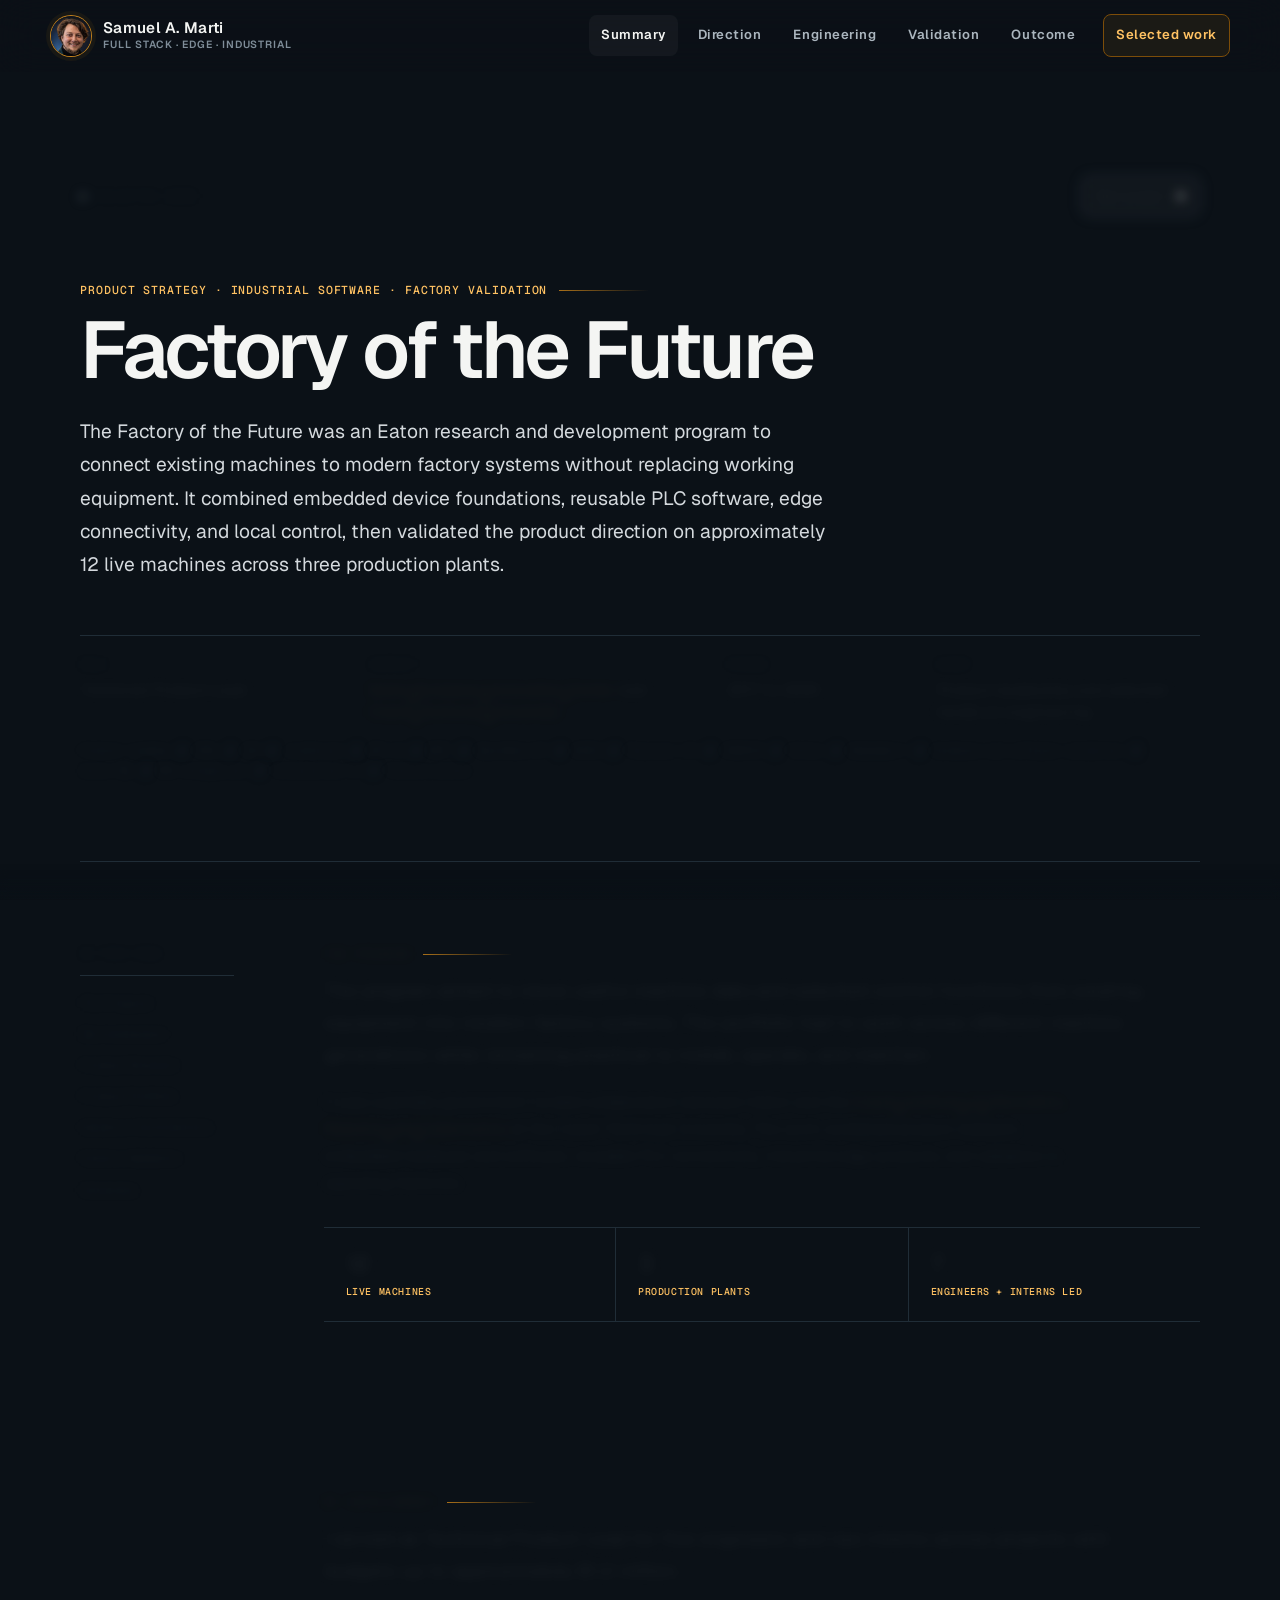
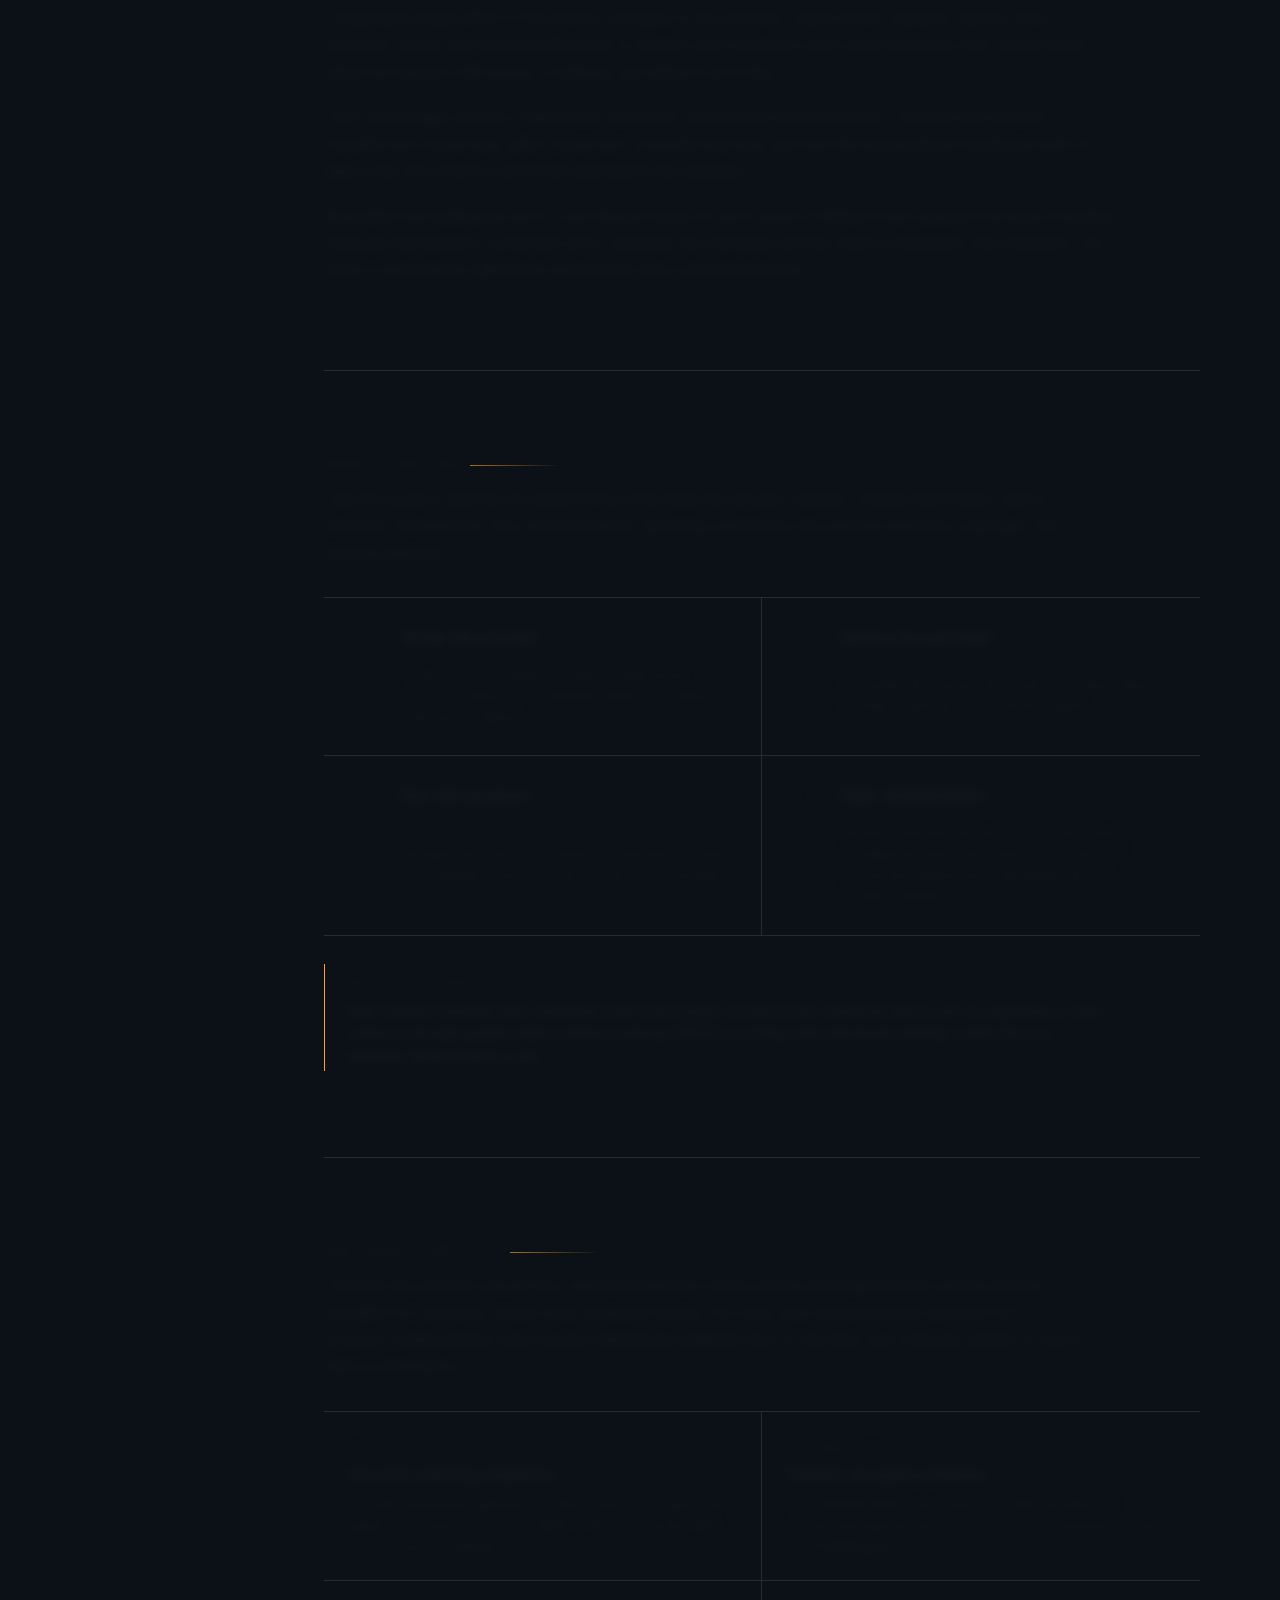
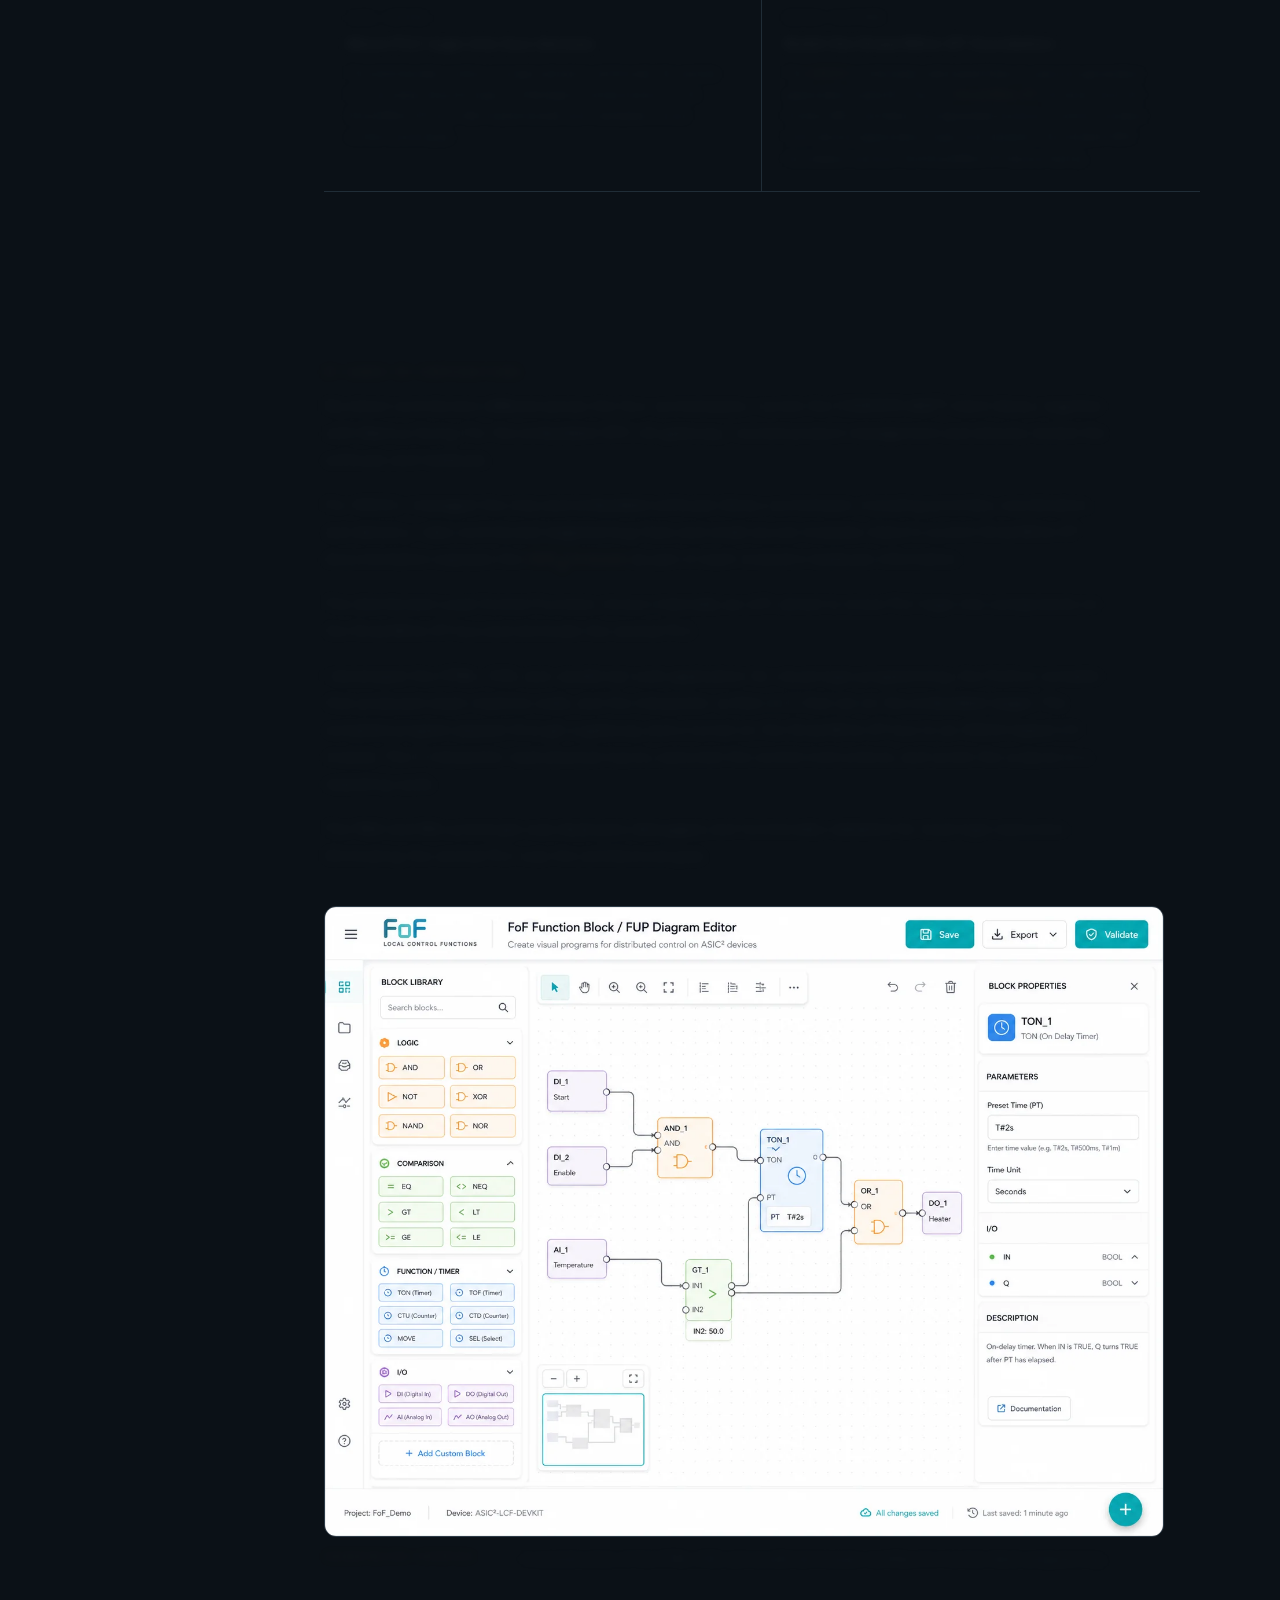
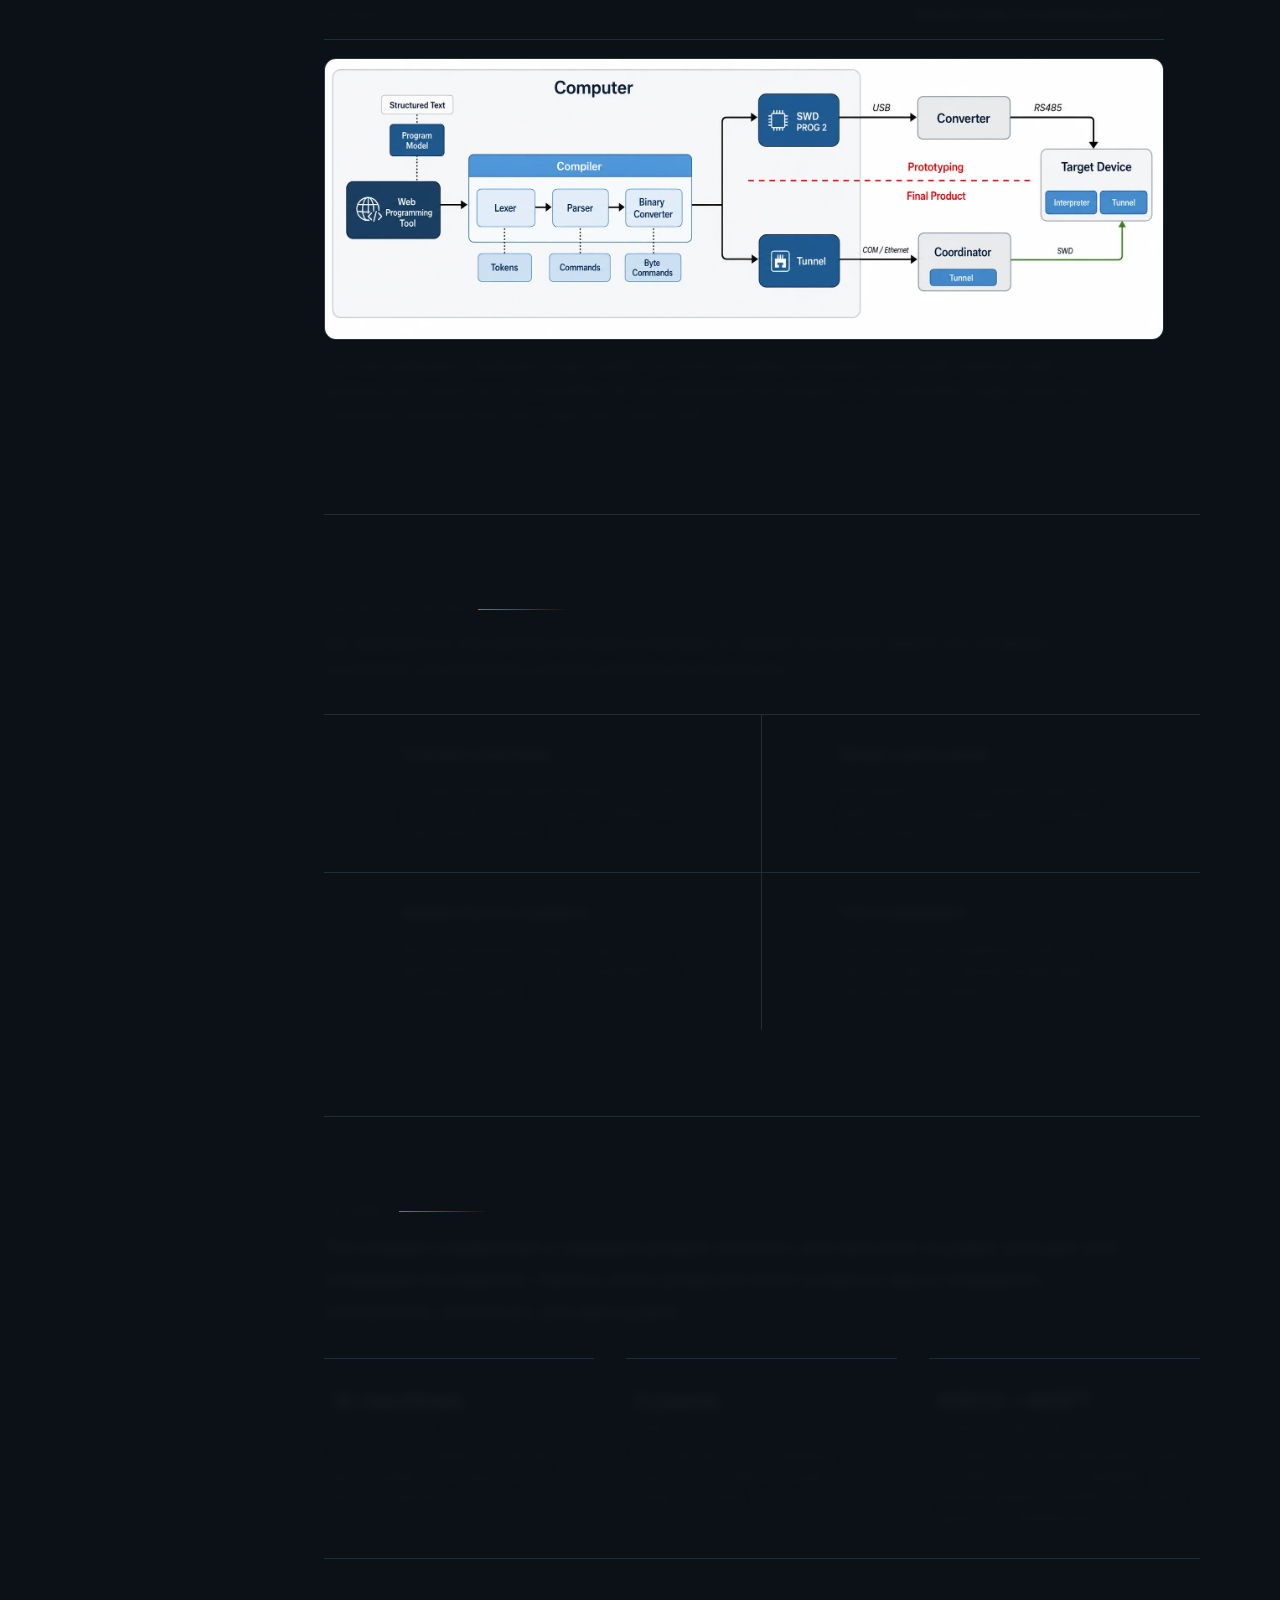
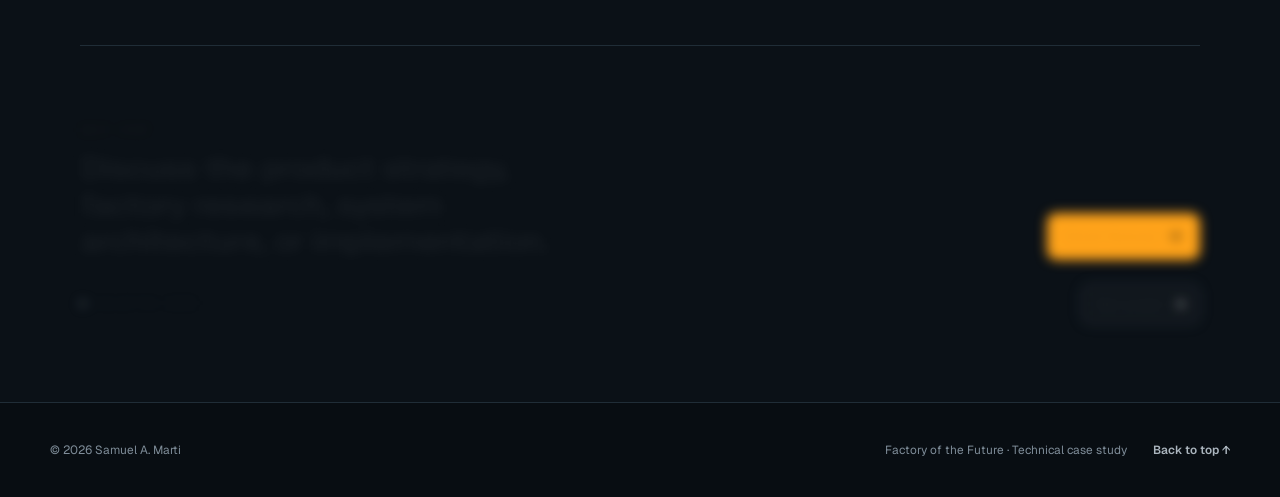
<file: projects/connected-machine-platform/index.html>
<!doctype html>
<html lang="en">
<head>
    <meta charset="UTF-8">
    <meta name="viewport" content="width=device-width, initial-scale=1.0">
    <meta name="description" content="How Samuel A. Marti led Eaton's Factory of the Future product program across product strategy, industrial edge and SmartWire-DT platforms, government collaboration, and factory validation.">
    <meta name="theme-color" content="#0d1218">
    <meta property="og:title" content="Factory of the Future | Samuel A. Marti">
    <meta property="og:description" content="Product strategy, embedded platforms, and direct engineering for an industrial portfolio validated on approximately 12 live machines across three production plants.">
    <meta property="og:type" content="article">
    <meta property="og:url" content="https://utrehd.github.io/projects/connected-machine-platform/">
    <meta property="og:image" content="https://utrehd.github.io/projects/connected-machine-platform/assets/connected-machine-visual-programming.webp">
    <meta property="og:image:alt" content="Reconstructed industrial edge visual programming interface">
    <meta name="twitter:card" content="summary_large_image">
    <meta name="twitter:title" content="Factory of the Future | Samuel A. Marti">
    <meta name="twitter:description" content="Product strategy, embedded platforms, and direct engineering for an industrial portfolio validated on approximately 12 live machines across three production plants.">
    <meta name="twitter:image" content="https://utrehd.github.io/projects/connected-machine-platform/assets/connected-machine-visual-programming.webp">
    <link rel="canonical" href="https://utrehd.github.io/projects/connected-machine-platform/">
    <title>Factory of the Future | Samuel A. Marti</title>
    <link rel="icon" href="../../favicon.svg" type="image/svg+xml">
    <link rel="preconnect" href="https://fonts.googleapis.com">
    <link rel="preconnect" href="https://fonts.gstatic.com" crossorigin>
    <link href="https://fonts.googleapis.com/css2?family=Geist+Mono:wght@500;600&amp;family=Geist:wght@400;500;600;700&amp;display=swap" rel="stylesheet">
    <script>document.documentElement.classList.add('js');</script>
    <link rel="stylesheet" href="../../styles.css?v=20260913-1">
    <link rel="stylesheet" href="../case-study.css?v=20260819-28">
    <script src="../../script.js?v=20260819-20" defer></script>
</head>
<body class="case-page">
    <a class="skip-link" href="#paper">Skip to case study</a>
    <header class="site-header case-header" data-header>
        <div class="shell header-inner">
            <a class="brand" href="../../" aria-label="Samuel A. Marti portfolio home">
                <span class="brand-mark" aria-hidden="true">
                    <img src="../../assets/samuel-marti-header.webp" alt="" width="42" height="42">
                </span>
                <span>
                    <strong>Samuel A. Marti</strong>
                    <small>Full stack · Edge · Industrial</small>
                </span>
            </a>
            <button class="menu-button" type="button" aria-expanded="false" aria-controls="primary-navigation" aria-label="Open navigation">
                <span></span>
                <span></span>
                <span></span>
            </button>
            <nav class="primary-nav" id="primary-navigation" aria-label="Case study navigation" data-navigation>
                <a href="#summary">Summary</a>
                <a href="#direction">Direction</a>
                <a href="#implementation">Engineering</a>
                <a href="#field">Validation</a>
                <a href="#outcome">Outcome</a>
                <a class="nav-contact" href="../../#work">Selected work</a>
            </nav>
        </div>
    </header>

    <main id="paper">
        <article class="paper-shell">
            <header class="paper-title-block">
                <div class="paper-kicker-row"><a class="paper-back-link" href="../../#work"><span aria-hidden="true">←</span> Selected work</a><a class="button button-secondary paper-next-link" href="../pulse-product-analytics/" aria-label="Next case study: PULSE Product Analytics">Next project <span aria-hidden="true">→</span></a></div>
                <div class="paper-active-head paper-active-head-hero"><span class="paper-active-label">Product strategy · Industrial software · Factory validation</span></div>
                <h1>Factory of the Future</h1>
                <p class="paper-thesis">The Factory of the Future was an Eaton research and development program to connect existing machines to modern factory systems without replacing working equipment. It combined embedded device foundations, reusable PLC software, edge connectivity, and local control, then validated the product direction on approximately 12 live machines across three production plants.</p>
                <dl class="paper-meta">
                    <div><dt>Role</dt><dd>Technical Product Lead</dd></div>
                    <div><dt>Context</dt><dd><a href="https://www.eaton.com/us/en-us/company/news-insights/news-releases/2022/emea-eeic-10-anniversary.html" target="_blank" rel="noopener noreferrer">Eaton European Innovation Center</a> and <a href="https://www.cvut.cz/en/" target="_blank" rel="noopener noreferrer">Czech Technical University</a></dd></div>
                    <div><dt>Period</dt><dd>2017 to 2020</dd></div>
                    <div><dt>Scope</dt><dd>Product leadership and selected hands on engineering</dd></div>
                </dl>
                <ul class="paper-skills" aria-label="Skills and technologies used"><li>Product roadmap</li><li>HTML</li><li>CSS</li><li>JavaScript</li><li>OPC UA</li><li>MQTT</li><li>SmartWire-DT</li><li>ASIC2</li><li>Physical I/O</li><li>CODESYS</li><li>Python</li><li>Embedded C</li><li>Hardware and software validation</li><li>Azure SQL</li><li>MES integration</li><li>Installation UX</li><li>Factory pilots</li></ul>
            </header>

            <div class="paper-layout">
                <aside class="paper-toc" aria-label="On this page"><p>On this page</p><ol><li><a href="#summary">The Program</a></li><li><a href="#involvement">My Involvement</a></li><li><a href="#direction">Product Direction</a></li><li><a href="#portfolio">Product Portfolio</a></li><li><a href="#implementation">Hands on Contributions</a></li><li><a href="#field">Factory Validation</a></li><li><a href="#outcome">Outcomes</a></li></ol></aside>
                <div class="paper-body">
                    <section class="paper-section executive-summary" id="summary" aria-labelledby="summary-title">
                        <div>
                            <div class="paper-active-head"><h2 class="paper-active-label" id="summary-title">The Program</h2></div>
                            <p class="summary-lede">The program aimed to move useful machine data and selected control functions from existing equipment into modern factory systems. The portfolio had to work across different machine generations while remaining practical to install, operate, and maintain.</p>
                            <p>It was a partially government funded collaboration between Eaton and the <a href="https://www.ciirc.cvut.cz/en/" target="_blank" rel="noopener noreferrer">Czech Institute of Informatics, Robotics and Cybernetics</a> at the Czech Technical University. The work combined product research, embedded hardware and software, reusable PLC connectivity, industrial edge products, and validation in operating factories.</p>
                            <div class="summary-proof" aria-label="Executive proof points"><div><strong>12</strong><span>live machines</span></div><div><strong>3</strong><span>production plants</span></div><div><strong>7</strong><span>engineers + interns led</span></div></div>
                        </div>
                    </section>

                    <section class="paper-section" id="involvement" aria-labelledby="involvement-title">
                        <div>
                            <div class="paper-active-head"><h2 class="paper-active-label" id="involvement-title">My Involvement</h2></div>
                            <p class="summary-lede">I served as Technical Product Lead for five engineers and two interns across projects with budgets up to approximately $1.2 million.</p>
                            <p>I originated roughly 80% of the product concepts in the portfolio. I used market research, factory visits, customer needs, and technical feasibility to decide which products were worth pursuing, then turned those ideas into product definitions, a roadmap, and delivery priorities.</p>
                            <p>I also owned agile delivery, stakeholder alignment, and program documentation. I worked with product management, executives, sales, customers, university partners, and contributing engineering departments to agree how the products should be developed and validated.</p>
                            <p>Alongside this leadership work, I contributed hands on work where it helped move a product forward, including software development, prototype work, hardware and software testing, factory integration, and validation. The level of contribution differed by workstream and is described below.</p>
                        </div>
                    </section>

                    <section class="paper-section" id="direction" aria-labelledby="direction-title">
                        <div>
                            <div class="paper-active-head"><h2 class="paper-active-label" id="direction-title">Product Direction</h2></div>
                            <p>I led the product direction by determining what factories actually needed. I visited technicians, factory directors, and workers, then translated their operating constraints into product concepts, roadmaps, and feature priorities.</p>
                            <div class="problem-grid">
                                <article><span>01</span><h3>Study the market</h3><p>Assessed technologies, competing approaches, customer needs, and profitability before committing engineering capacity.</p></article>
                                <article><span>02</span><h3>Define the portfolio</h3><p>Converted the findings into product concepts, feature priorities, roadmaps, and maturity targets.</p></article>
                                <article><span>03</span><h3>Run the program</h3><p>Led agile planning, set priorities, coordinated the team, and prepared funding and government documentation.</p></article>
                                <article><span>04</span><h3>Align stakeholders</h3><p>Brought proposals into discussions with product management, executives, sales, customers, and contributing departments. We agreed the final priorities together.</p></article>
                            </div>
                            <aside class="paper-callout"><span>Installation finding</span><p>Plant research showed that installation had to be simple. An electrician should be able to set up a gateway or data collector through guided steps, without knowing TCP/IP or writing code. Advanced settings could stay in a separate administration view.</p></aside>
                        </div>
                    </section>

                    <section class="paper-section solution-section" id="portfolio" aria-labelledby="portfolio-title">
                        <div>
                            <div class="paper-active-head"><h2 class="paper-active-label" id="portfolio-title">Edge Product Portfolio</h2></div>
                            <p>I defined the portfolio around four connected product tracks across embedded device communication, reusable PLC software, factory data, and local control. The team then developed and validated the products collaboratively. Each product addressed a different part of the path from machine signals to useful factory information.</p>
                            <div class="solution-components solution-components-four">
                                <article><p>Gateway and data</p><h3>Connect existing machines</h3><p>The team developed gateway and data collector concepts with digital and analog I/O, OPC UA, MQTT, HTTPS, Azure SQL, MES, and scheduling interfaces.</p></article>
                                <article><p>PLC connectivity</p><h3>Publish reusable software</h3><p>The CODESYS MQTT client library provided reusable PLC connectivity aligned with IEC 61131 and was published through the <a href="https://store.codesys.com/en/" target="_blank" rel="noopener noreferrer">CODESYS Store</a>.</p></article>
                                <article><p>Local control</p><h3>Move PLC logic into bus devices</h3><p>The distributed control concept aimed to eliminate the central PLC by executing its logic in intelligent components on the SmartWire-DT bus. We implemented and validated a local control prototype.</p></article>
                                <article><p>Device platform</p><h3>Build the SmartWire-DT foundation</h3><p>The <a href="https://rtime.ciirc.cvut.cz/~sojka/students/F3-DP-2020-Kovbasjukova-Oxana.pdf" target="_blank" rel="noopener noreferrer">ASIC2</a> workstream delivered Eaton's second generation application specific chip for <a href="https://www.eaton.com/us/en-us/catalog/machinery-controls/smartwire-dt-intelligent-wiring-system.html" target="_blank" rel="noopener noreferrer">SmartWire-DT</a>. Its dual core Arm Cortex-M0+ architecture separated protocol communication from device application logic and became the shared ASIC foundation across the SmartWire-DT device family.</p></article>
                            </div>
                        </div>
                    </section>

                    <section class="paper-section" id="implementation" aria-labelledby="implementation-title">
                        <div>
                            <div class="paper-active-head"><h2 class="paper-active-label" id="implementation-title">My Hands on Contributions</h2></div>
                            <p>My direct contribution differed across the four workstreams. I wrote the CODESYS MQTT client library together with Markus Suing. For the embedded OPC UA gateway, I owned product management and directly tested the software and hardware.</p>
                            <p>For ASIC2, I managed the chip and embedded software library workstream, including priorities, coordination, and delivery. I also contributed targeted bug fixes and small source modules. Eaton's current SmartWire-DT documentation exposes the <a href="https://documents.eaton.com/en-us/products/industrial-controls-drives-sensors/plcs-io/easye4-programmable-relays/v900/Content/10_es/view_comm_SWD.htm" target="_blank" rel="noopener noreferrer">ASIC firmware</a> as part of each module's hardware information.</p>
                            <p>The distributed Local Control Function, known internally as LCF, aimed to move PLC logic into components on the SmartWire-DT bus and eliminate the central PLC.</p>
                            <p>I developed the HTML, CSS, and JavaScript web application for visual logic programming, the Python compiler that produced stack machine code, and the interpreter written in C that ran on the embedded target. The compiled program passed through a gateway and a tunnel on the SmartWire-DT bus to an ASIC2 based I/O module. The C interpreter read physical inputs, executed the control instructions, and wrote the outputs in a repeating cycle.</p>
                            <p>The R&amp;D and BSc prototype was deployed, debugged, and functionally validated for local logic execution. Eliminating the central PLC was the architectural goal.</p>
                            <figure class="dashboard-figure"><a class="dashboard-image-link" href="assets/connected-machine-visual-programming.webp" target="_blank" rel="noopener"><img src="assets/connected-machine-visual-programming.webp" alt="Reconstructed visual function block programming interface for distributed control" loading="lazy" decoding="async"></a><figcaption><span>Reconstructed interface</span><p>A reconstruction of the HTML, CSS, and JavaScript browser workflow for function block programming.</p></figcaption></figure>
                            <figure class="architecture-figure architecture-image-figure" aria-labelledby="architecture-caption"><figcaption id="architecture-caption"><span>Implementation path</span><strong>Browser model to embedded execution</strong></figcaption><a class="architecture-image-link" href="assets/edge-control-architecture.webp" target="_blank" rel="noopener"><img src="assets/edge-control-architecture.webp" alt="Architecture showing a web programming tool, Python compiler stages, communication path, and embedded target interpreter" loading="lazy" decoding="async"></a><p class="architecture-note">The web application produced a logic model. The Python compiler converted it into stack machine code. A gateway and tunnel over the SmartWire-DT bus transferred that program to the embedded target, where the C interpreter executed the input, logic, and output cycle.</p></figure>
                        </div>
                    </section>

                    <section class="paper-section" id="field" aria-labelledby="field-title">
                        <div>
                            <div class="paper-active-head"><h2 class="paper-active-label" id="field-title">Factory Validation</h2></div>
                            <p>We used pilots on real machines and factory interfaces to validate the portfolio against the installation, connectivity, and information problems identified during discovery.</p>
                            <div class="problem-grid validation-evidence-grid">
                                <article><span>01</span><h3>Connect machines</h3><p>The team retrofitted approximately 12 live machines with physical I/O connectivity and digital twins across three production plants.</p></article>
                                <article><span>02</span><h3>Model useful state</h3><p>We mapped cycle time, operating state, faults, performance, and utilization into consistent machine data.</p></article>
                                <article><span>03</span><h3>Supply factory systems</h3><p>We moved operational data through OPC UA, MQTT, HTTPS, and Azure SQL toward MES and scheduling systems.</p></article>
                                <article><span>04</span><h3>Test installation</h3><p>We used technician feedback to refine the setup concept and separate guided tasks from advanced administration.</p></article>
                            </div>
                        </div>
                    </section>

                    <section class="paper-section outcome-section" id="outcome" aria-labelledby="outcome-title">
                        <div>
                            <div class="paper-active-head"><h2 class="paper-active-label" id="outcome-title">Outcomes</h2></div>
                            <p class="summary-lede">The program established a validated product direction and delivered reusable software and embedded foundations. Factory pilots produced direct evidence about installation, connectivity, workflows, and data quality.</p>
                            <div class="outcome-grid outcome-grid-three">
                                <article><strong>12 machines</strong><span>Field validation</span><p>Physical I/O and digital twin retrofits demonstrated the concepts with real factory equipment.</p></article>
                                <article><strong>3 plants</strong><span>Operational context</span><p>Pilots exposed actual installation, networking, workflow, and data quality constraints.</p></article>
                                <article><strong>ASIC2 + MQTT</strong><span>Reusable foundations</span><p>The ASIC2 workstream delivered a shared SmartWire-DT chip and embedded software platform. The MQTT client library reached the CODESYS Store.</p></article>
                            </div>
                        </div>
                    </section>
                </div>
            </div>

            <footer class="paper-footer"><div><div class="paper-active-head"><span class="paper-active-label">Next step</span></div><h2>Discuss the product strategy, factory research, system architecture, or implementation.</h2></div><div class="paper-footer-actions"><a class="button button-primary" href="mailto:samuel.a@marti.to">Email Samuel <span aria-hidden="true">→</span></a></div></footer>
            <nav class="case-pagination" aria-label="Case study navigation">
                <a class="paper-back-link" href="../../#work"><span aria-hidden="true">←</span> Selected work</a>
                <a class="button button-secondary paper-next-link" href="../pulse-product-analytics/" aria-label="Next case study: PULSE Product Analytics">Next project <span aria-hidden="true">→</span></a>
            </nav>
        </article>
    </main>
    <footer class="site-footer case-site-footer"><div class="shell footer-inner"><p>© <span data-year></span> Samuel A. Marti</p><p>Factory of the Future · Technical case study</p><a href="#paper">Back to top ↑</a></div></footer>
</body>
</html>
</file>
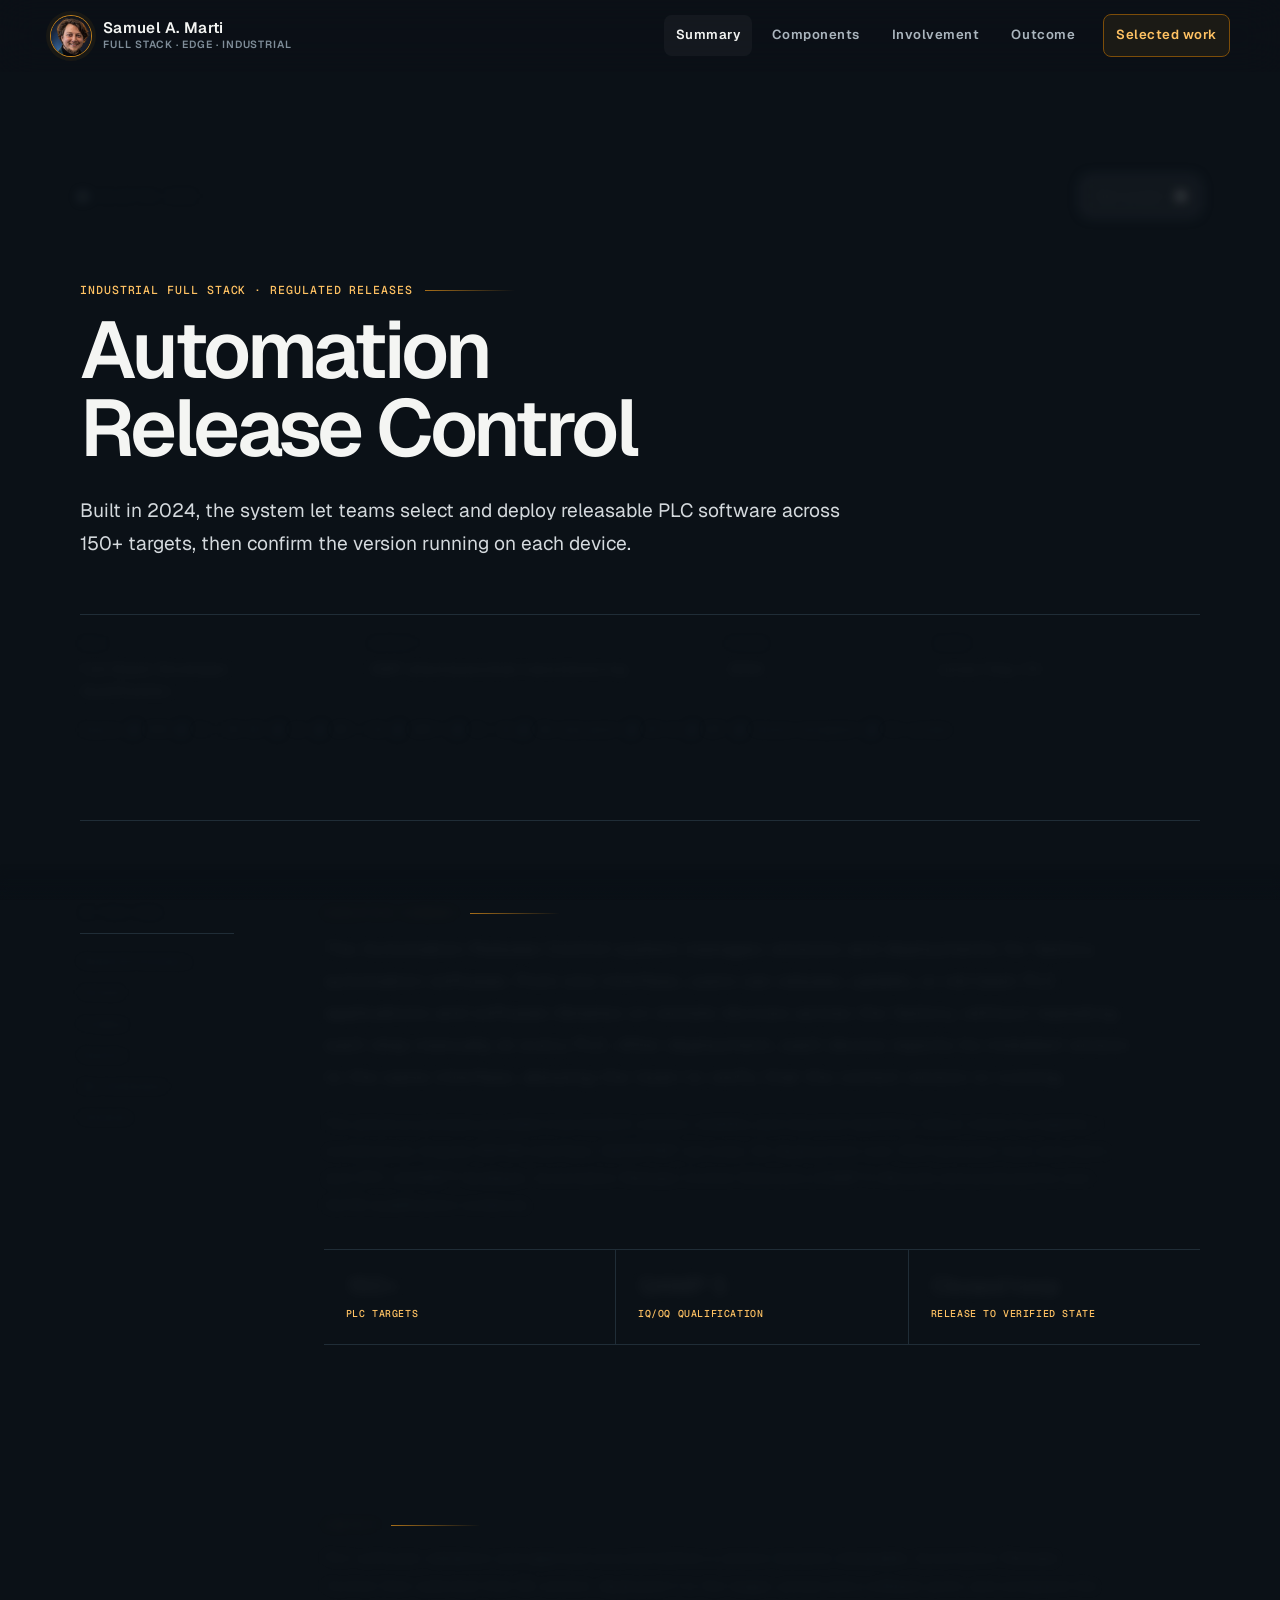
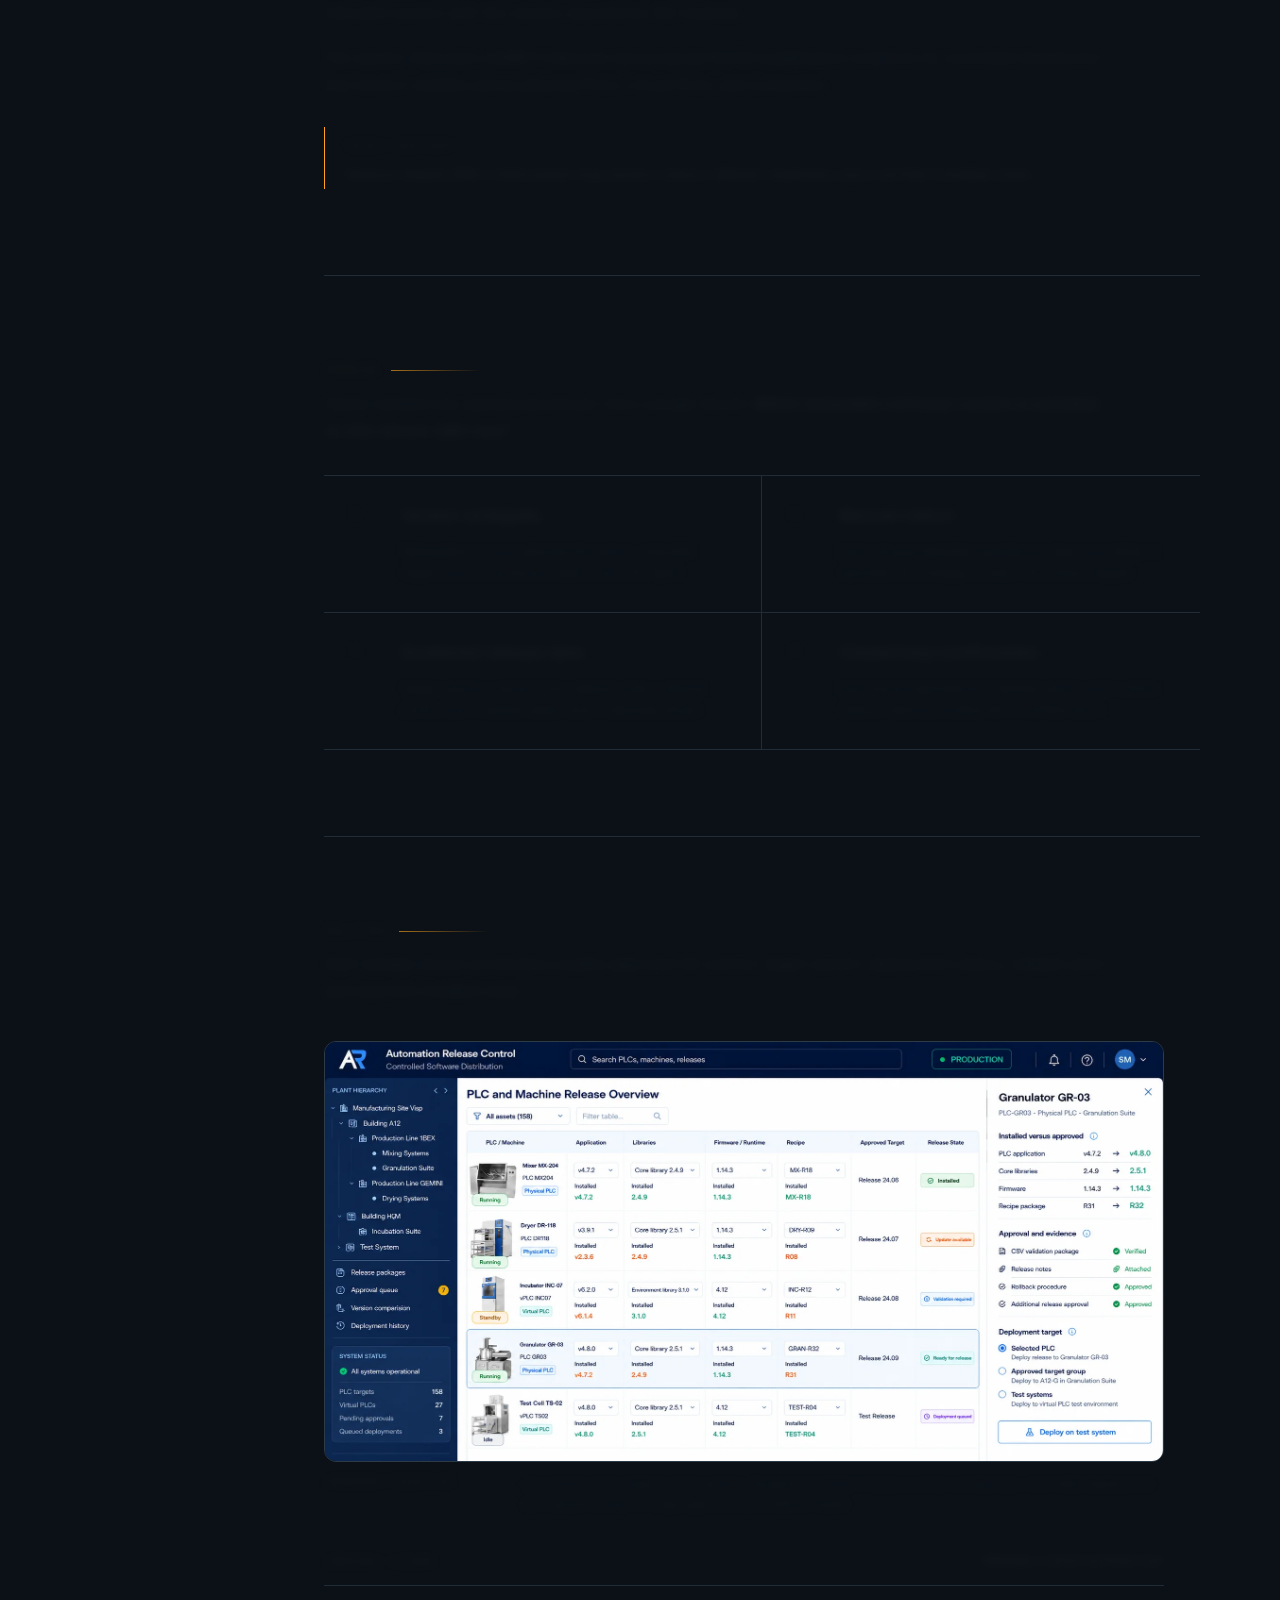
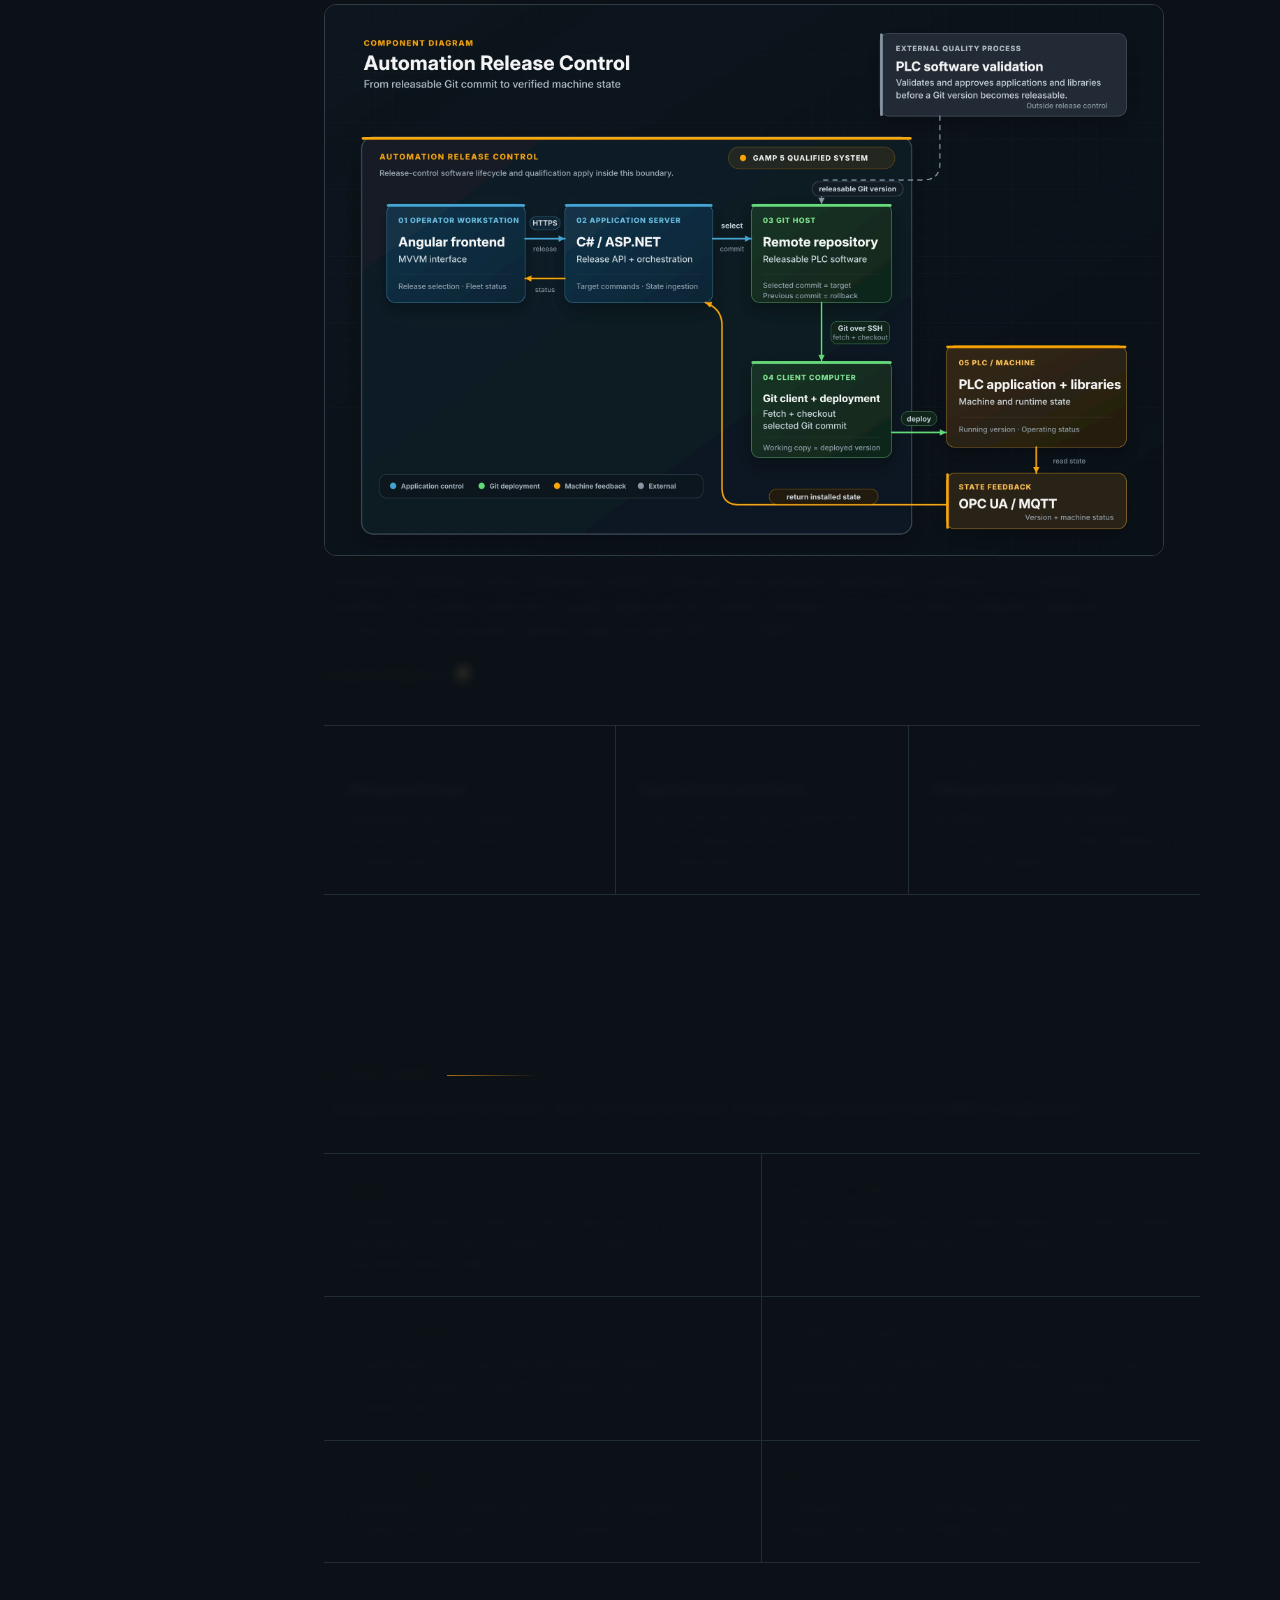
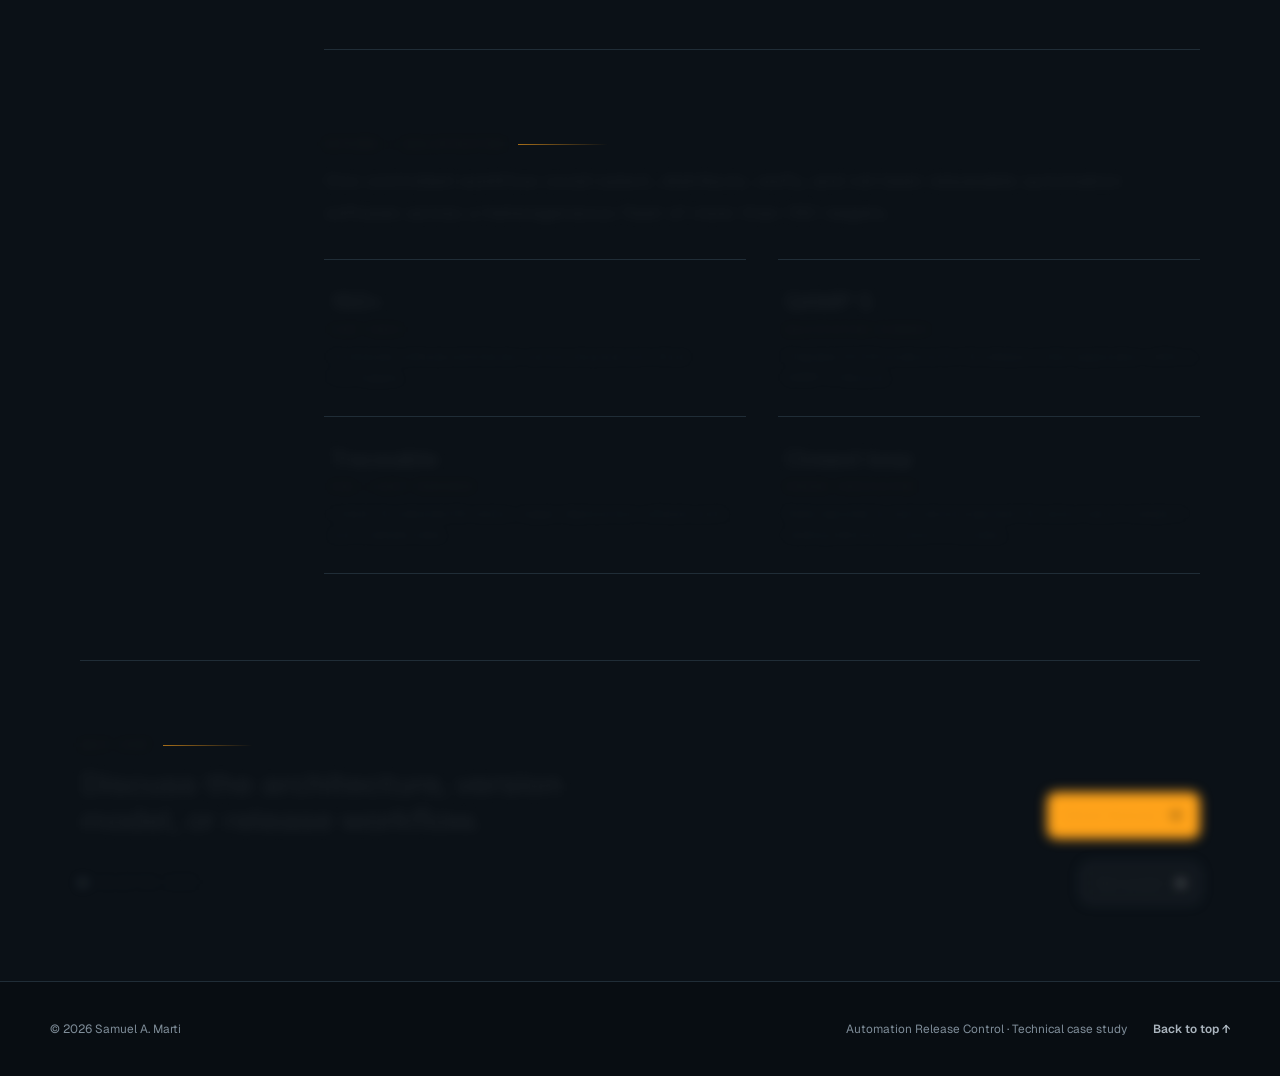
<file: projects/controlled-release-platform/index.html>
<!doctype html>
<html lang="en">
<head>
    <meta charset="UTF-8">
    <meta name="viewport" content="width=device-width, initial-scale=1.0">
<meta name="description" content="How Samuel A. Marti built a GAMP 5 release control system for Git based deployment and installed state feedback across 150+ PLC targets.">
    <meta name="theme-color" content="#0d1218">
<meta property="og:title" content="Automation Release Control | Samuel A. Marti">
<meta property="og:description" content="A technical case study in Git controlled PLC deployment, version control between host and client, and state reported by devices.">
    <meta property="og:type" content="article">
    <meta property="og:url" content="https://utrehd.github.io/projects/controlled-release-platform/">
    <meta property="og:image" content="https://utrehd.github.io/projects/controlled-release-platform/assets/automation-release-control-dashboard.webp">
    <meta property="og:image:alt" content="Automation Release Control dashboard">
    <meta name="twitter:card" content="summary_large_image">
<meta name="twitter:title" content="Automation Release Control | Samuel A. Marti">
<meta name="twitter:description" content="A technical case study in Git controlled PLC deployment, version control between host and client, and state reported by devices.">
    <meta name="twitter:image" content="https://utrehd.github.io/projects/controlled-release-platform/assets/automation-release-control-dashboard.webp">
    <link rel="canonical" href="https://utrehd.github.io/projects/controlled-release-platform/">
<title>Automation Release Control | Samuel A. Marti</title>
    <link rel="icon" href="../../favicon.svg" type="image/svg+xml">
    <link rel="preconnect" href="https://fonts.googleapis.com">
    <link rel="preconnect" href="https://fonts.gstatic.com" crossorigin>
    <link href="https://fonts.googleapis.com/css2?family=Geist+Mono:wght@500;600&amp;family=Geist:wght@400;500;600;700&amp;display=swap" rel="stylesheet">
    <script>document.documentElement.classList.add('js');</script>
    <link rel="stylesheet" href="../../styles.css?v=20260913-1">
    <link rel="stylesheet" href="../case-study.css?v=20260819-28">
    <script src="../../script.js?v=20260819-20" defer></script>
</head>
<body class="case-page">
    <a class="skip-link" href="#paper">Skip to case study</a>

    <header class="site-header case-header" data-header>
        <div class="shell header-inner">
            <a class="brand" href="../../" aria-label="Samuel A. Marti portfolio home">
                <span class="brand-mark" aria-hidden="true">
                    <img src="../../assets/samuel-marti-header.webp" alt="" width="42" height="42">
                </span>
                <span>
                    <strong>Samuel A. Marti</strong>
                    <small>Full stack · Edge · Industrial</small>
                </span>
            </a>

            <button class="menu-button" type="button" aria-expanded="false" aria-controls="primary-navigation" aria-label="Open navigation">
                <span></span>
                <span></span>
                <span></span>
            </button>

            <nav class="primary-nav" id="primary-navigation" aria-label="Case study navigation" data-navigation>
                <a href="#summary">Summary</a>
                <a href="#architecture">Components</a>
                <a href="#involvement">Involvement</a>
                <a href="#outcome">Outcome</a>
                <a class="nav-contact" href="../../#work">Selected work</a>
            </nav>
        </div>
    </header>

    <main id="paper">
        <article class="paper-shell">
            <header class="paper-title-block">
                <div class="paper-kicker-row">
                    <a class="paper-back-link" href="../../#work" aria-label="Back to selected work">
                        <span aria-hidden="true">←</span> Selected work
                    </a>
                    <a class="button button-secondary paper-next-link" href="../pulse-product/" aria-label="Next case study: PULSE Game Engineering">Next project <span aria-hidden="true">→</span></a>
                </div>

                <div class="paper-active-head paper-active-head-hero">
                    <span class="paper-active-label">Industrial full stack · Regulated releases</span>
                </div>
                <h1>Automation Release Control</h1>
                <p class="paper-thesis">Built in 2024, the system let teams select and deploy releasable PLC software across 150+ targets, then confirm the version running on each device.</p>

                <dl class="paper-meta">
                    <div>
                        <dt>Role</dt>
                        <dd>Full Stack Developer · Qualification</dd>
                    </div>
                    <div>
                        <dt>Context</dt>
                        <dd>GMP pharmaceutical manufacturing</dd>
                    </div>
                    <div>
                        <dt>Period</dt>
                        <dd>2024</dd>
                    </div>
                    <div>
                        <dt>Where</dt>
                        <dd>Lonza Visp, CH</dd>
                    </div>
                </dl>

                <ul class="paper-skills" aria-label="Skills and technologies used">
                    <li>Angular</li>
                    <li>MVVM</li>
                    <li>C# / ASP.NET</li>
                    <li>Git</li>
                    <li>GMP / CSV</li>
                    <li>GAMP 5</li>
                    <li>IQ / OQ</li>
                    <li>SSH deployment</li>
                    <li>OPC UA</li>
                    <li>MQTT</li>
                    <li>Release management</li>
                    <li>PLC systems</li>
                </ul>
            </header>

            <div class="paper-layout">
                <aside class="paper-toc" aria-label="On this page">
                    <p>On this page</p>
                    <ol>
                        <li><a href="#summary">Executive Summary</a></li>
                        <li><a href="#context">Context</a></li>
                        <li><a href="#problem">Problem</a></li>
                        <li><a href="#solution">Solution</a></li>
                        <li><a href="#involvement">My Involvement</a></li>
                        <li><a href="#outcome">Outcome</a></li>
                    </ol>
                </aside>

                <div class="paper-body">
                    <section class="paper-section executive-summary" id="summary" aria-labelledby="summary-title">
                        <div>
                            <div class="paper-active-head">
                                <h2 class="paper-active-label" id="summary-title">Executive Summary</h2>
                            </div>
<p class="summary-lede">The Automation Release Control system manages versions and deployments for factory automation software. From one interface, users can release, update, or roll back PLC applications and software libraries on remote devices across the factory, without repeating each step manually at every PLC. After deployment, each device reports its installed version to the same interface, allowing the team to verify that the correct version is running.</p>
<p>The previous process provided inconsistent version visibility and required repetitive rollout steps by experts. I combined an Angular MVVM interface, C#/ASP.NET services, Git deployment over SSH between host and client, and OPC UA/MQTT feedback. Automation Release Control followed a GAMP 5 lifecycle and produced its own IQ/OQ qualification evidence.</p>

                            <div class="summary-proof" aria-label="Executive proof points">
                                <div><strong>150+</strong><span>PLC targets</span></div>
                                <div><strong>GAMP 5</strong><span>IQ/OQ qualification</span></div>
                                <div><strong>Closed loop</strong><span>Release to verified state</span></div>
                            </div>
                        </div>
                    </section>

                    <section class="paper-section" id="context" aria-labelledby="context-title">
                        <div>
                            <div class="paper-active-head">
                                <h2 class="paper-active-label" id="context-title">Context</h2>
                            </div>
                            <p>PLC software validation and approval occurred before a version became releasable. Automation Release Control then selected that Git version, deployed it to the target, preserved a rollback point, and compared the intended version with the version reported by the machine.</p>
                            <p>The system followed a GAMP 5 lifecycle and produced IQ/OQ qualification evidence for controlled distribution and version visibility across physical PLCs, virtual PLCs, and computers.</p>

                            <aside class="paper-callout">
                                <span>Design constraint</span>
                                <p>Reduce release effort while preserving version control, rollback readiness, and a verified installed state.</p>
                            </aside>
                        </div>
                    </section>

                    <section class="paper-section" id="problem" aria-labelledby="problem-title">
                        <div>
                            <div class="paper-active-head">
                                <h2 class="paper-active-label" id="problem-title">Problem</h2>
                            </div>
                            <p>Teams needed one operational answer from a single record: <em>Which releasable software version is installed on this device right now?</em></p>

                            <div class="problem-grid">
                                <article>
                                    <span>01</span>
                                    <h3>Version ambiguity</h3>
                                    <p>Releasable source, selected Git version, intended target, and actual device state could drift apart.</p>
                                </article>
                                <article>
                                    <span>02</span>
                                    <h3>Manual rollout</h3>
                                    <p>Each change repeated operational steps and relied on specialist knowledge to reach the correct targets.</p>
                                </article>
                                <article>
                                    <span>03</span>
                                    <h3>Scattered release data</h3>
                                    <p>Target versions, device lists, release notes, rollback points, and installed state lived in separate places.</p>
                                </article>
                                <article>
                                    <span>04</span>
<h3>Closed loop confirmation</h3>
<p>Each device reported its installed version and runtime state so delivery ended with a verified result.</p>
                                </article>
                            </div>
                        </div>
                    </section>

                    <section class="paper-section solution-section" id="solution" aria-labelledby="solution-title">
                        <div>
                            <div class="paper-active-head">
                                <h2 class="paper-active-label" id="solution-title">Solution</h2>
                            </div>
                            <p>Each release record connected a quality approved Git commit, target system, deployment status, rollback point, and reported installed state.</p>

                            <figure class="dashboard-figure" aria-labelledby="dashboard-caption">
                                <a class="dashboard-image-link" href="assets/automation-release-control-dashboard.webp" target="_blank" rel="noopener" aria-label="Open the Automation Release Control dashboard at full resolution">
                                    <img src="assets/automation-release-control-dashboard.webp" alt="Recreated Automation Release Control dashboard comparing installed and target PLC software versions, release information, and deployment targets." width="1774" height="887" loading="lazy" decoding="async">
                                </a>
                                <figcaption id="dashboard-caption">
                                    <span>Dashboard recreation</span>
                                    <p>UI reconstruction based on the system I designed and built. It shows version comparison, controlled deployment, and release context through approval and evidence labels.</p>
                                </figcaption>
                            </figure>

                            <figure class="architecture-figure architecture-image-figure" id="architecture" aria-labelledby="architecture-caption">
                                <figcaption id="architecture-caption">
                                    <span>Component diagram</span>
<strong>Release control architecture</strong>
                                </figcaption>

                                <a class="architecture-image-link" href="assets/automation-release-control-architecture.webp" target="_blank" rel="noopener" aria-label="Open the Automation Release Control component diagram at full resolution">
                                    <img src="assets/automation-release-control-architecture.webp" alt="Stylized component diagram showing an Angular MVVM operator workstation, a C# ASP.NET application server, a Git host, a client computer with Git deployment, a PLC and machine, and an OPC UA or MQTT feedback path." width="2400" height="1575" loading="lazy" decoding="async">
                                </a>

                                <p class="architecture-note">Automation Release Control followed a GAMP 5 lifecycle and produced qualification evidence for its release workflow. The system selected a quality approved Git commit, checked it out on the client computer, deployed it to the PLC, and returned machine state through OPC UA or MQTT.</p>

                                <a class="architecture-source-link" href="assets/automation-release-control-architecture.puml" target="_blank" rel="noopener">View PlantUML source <span aria-hidden="true">↗</span></a>
                            </figure>

                            <div class="solution-components">
                                <article>
                                    <p>Modelled</p>
                                    <h3>Release domain</h3>
                                    <p>Releasable versions, targets, distribution status, rollback points, and installed state.</p>
                                </article>
                                <article>
                                    <p>Built</p>
                                    <h3>Operational workflow</h3>
                                    <p>Angular MVVM frontend, C#/ASP.NET services, release records, and automated delivery.</p>
                                </article>
                                <article>
                                    <p>Implemented</p>
<h3>Release across the fleet</h3>
<p>Git deployment over SSH between host and client with OPC UA/MQTT feedback across 150+ targets.</p>
                                </article>
                            </div>
                        </div>
                    </section>

                    <section class="paper-section" id="involvement" aria-labelledby="involvement-title">
                        <div>
                            <div class="paper-active-head">
                                <h2 class="paper-active-label" id="involvement-title">My Involvement</h2>
                            </div>
                            <p>I designed and built the system from the initial workflow through implementation and GAMP 5 qualification.</p>

                            <div class="involvement-list">
                                <article>
                                    <span>Discover + define</span>
                                    <p>I created the initial concept and pitch, captured user requirements, and tied the design to risk assessment and regulated release needs.</p>
                                </article>
                                <article>
                                    <span>Architect + model</span>
                                    <p>I defined releasable versions, targets, deployment state, installed state, and rollback information as one release domain.</p>
                                </article>
                                <article>
                                    <span>Build full stack</span>
<p>I implemented the Angular MVVM interface, C#/ASP.NET services, Git release workflow, and feedback path for installed state.</p>
                                </article>
                                <article>
                                    <span>Automate deployment</span>
<p>I built the Git and SSH delivery path between host and client for releasable software across PLC and computer targets.</p>
                                </article>
                                <article>
                                    <span>Close the loop</span>
                                    <p>I integrated OPC UA/MQTT version and runtime feedback so installed device state returned to the dashboard.</p>
                                </article>
                                <article>
                                    <span>Qualify</span>
                                    <p>I prepared the IQ/OQ qualification evidence for Automation Release Control within a GAMP 5 lifecycle.</p>
                                </article>
                            </div>

                        </div>
                    </section>

                    <section class="paper-section outcome-section" id="outcome" aria-labelledby="outcome-title">
                        <div>
<div class="paper-active-head">
<h2 class="paper-active-label" id="outcome-title">Outcome + Qualification</h2>
                            </div>
                            <p class="summary-lede">One controlled workflow could select, distribute, verify, and roll back releasable automation software across a heterogeneous fleet of more than 150 targets.</p>

                            <div class="outcome-grid">
                                <article>
                                    <strong>150+</strong>
                                    <span>Fleet reach</span>
                                    <p>Controlled software distribution across physical and virtual PLC targets.</p>
                                </article>
                                <article>
                                    <strong>GAMP 5</strong>
                                    <span>Qualification evidence</span>
                                    <p>Prepared IQ/OQ evidence for the release control application within a GAMP 5 lifecycle.</p>
                                </article>
                                <article>
                                    <strong>Traceable</strong>
                                    <span>Risk + audit readiness</span>
                                    <p>Linked the selected Git version, target, deployment, rollback point, and installed state.</p>
                                </article>
                                <article>
                                    <strong>Closed loop</strong>
                                    <span>Version verification</span>
<p>State reported by each device exposed the rollout result instead of treating delivery as proof of success.</p>
                                </article>
                            </div>

                        </div>
                    </section>
                </div>
            </div>

            <footer class="paper-footer">
                <div>
                    <div class="paper-active-head">
                        <span class="paper-active-label">Next step</span>
                    </div>
                    <h2>Discuss the architecture, version model, or release workflow.</h2>
                </div>
                <div class="paper-footer-actions">
                    <a class="button button-primary" href="mailto:samuel.a@marti.to">Email Samuel <span aria-hidden="true">→</span></a>
                </div>
            </footer>
            <nav class="case-pagination" aria-label="Case study navigation">
                <a class="paper-back-link" href="../../#work"><span aria-hidden="true">←</span> Selected work</a>
                <a class="button button-secondary paper-next-link" href="../pulse-product/" aria-label="Next case study: PULSE Game Engineering">Next project <span aria-hidden="true">→</span></a>
            </nav>
        </article>
    </main>

    <footer class="site-footer case-site-footer">
        <div class="shell footer-inner">
            <p>© <span data-year></span> Samuel A. Marti</p>
            <p>Automation Release Control · Technical case study</p>
            <a href="#paper">Back to top ↑</a>
        </div>
    </footer>
</body>
</html>
</file>
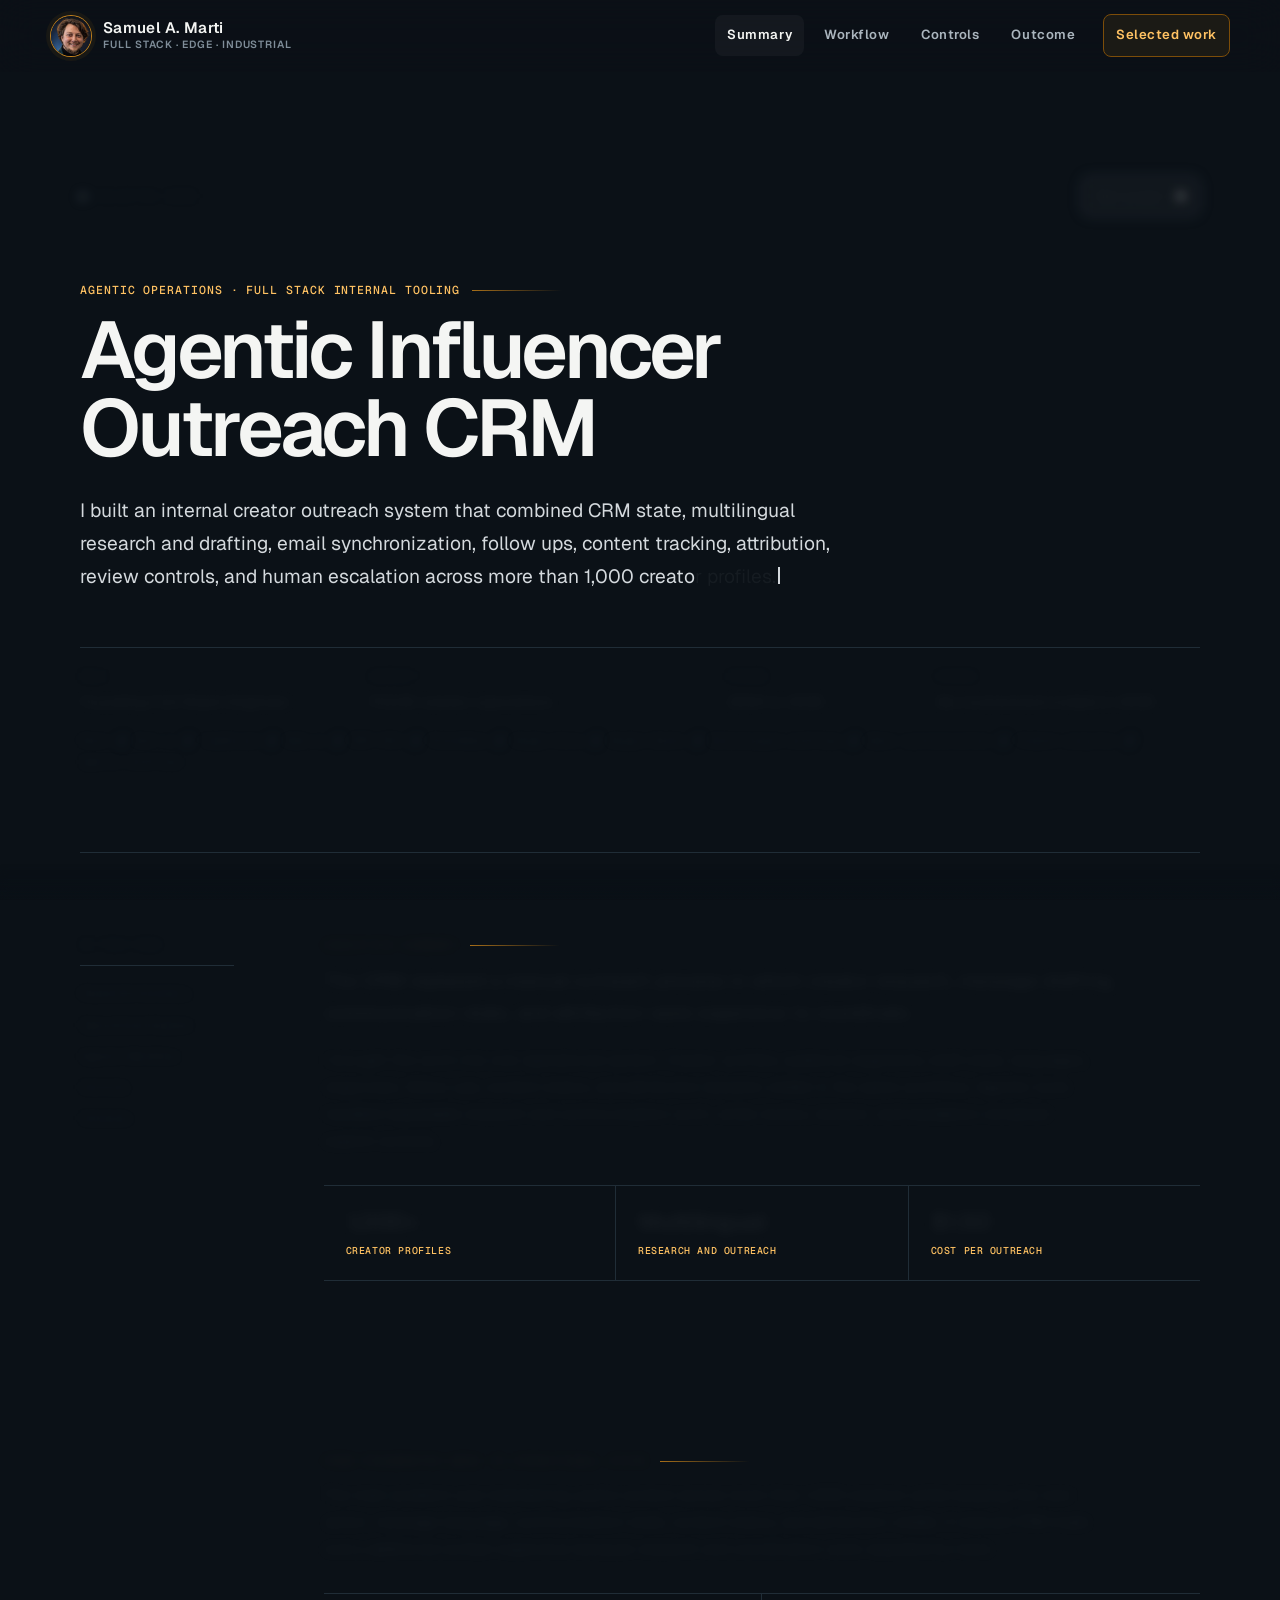
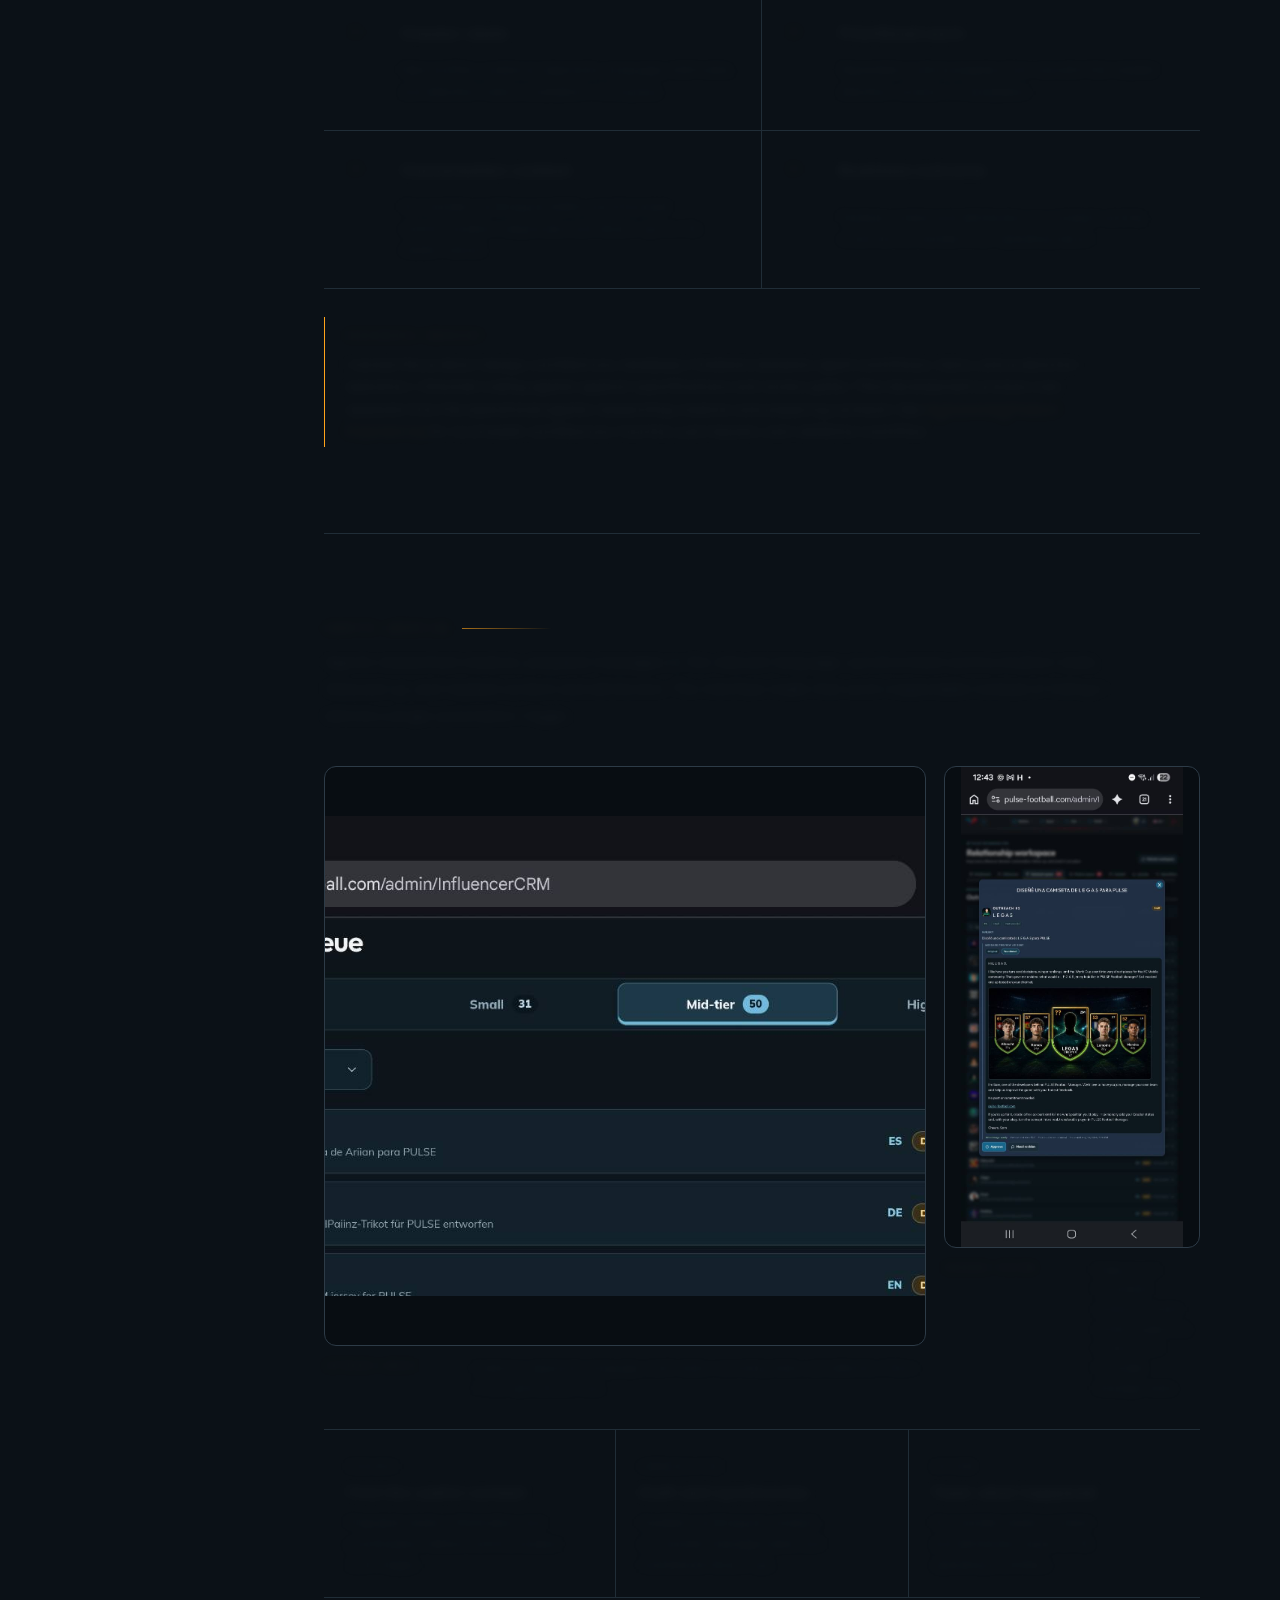
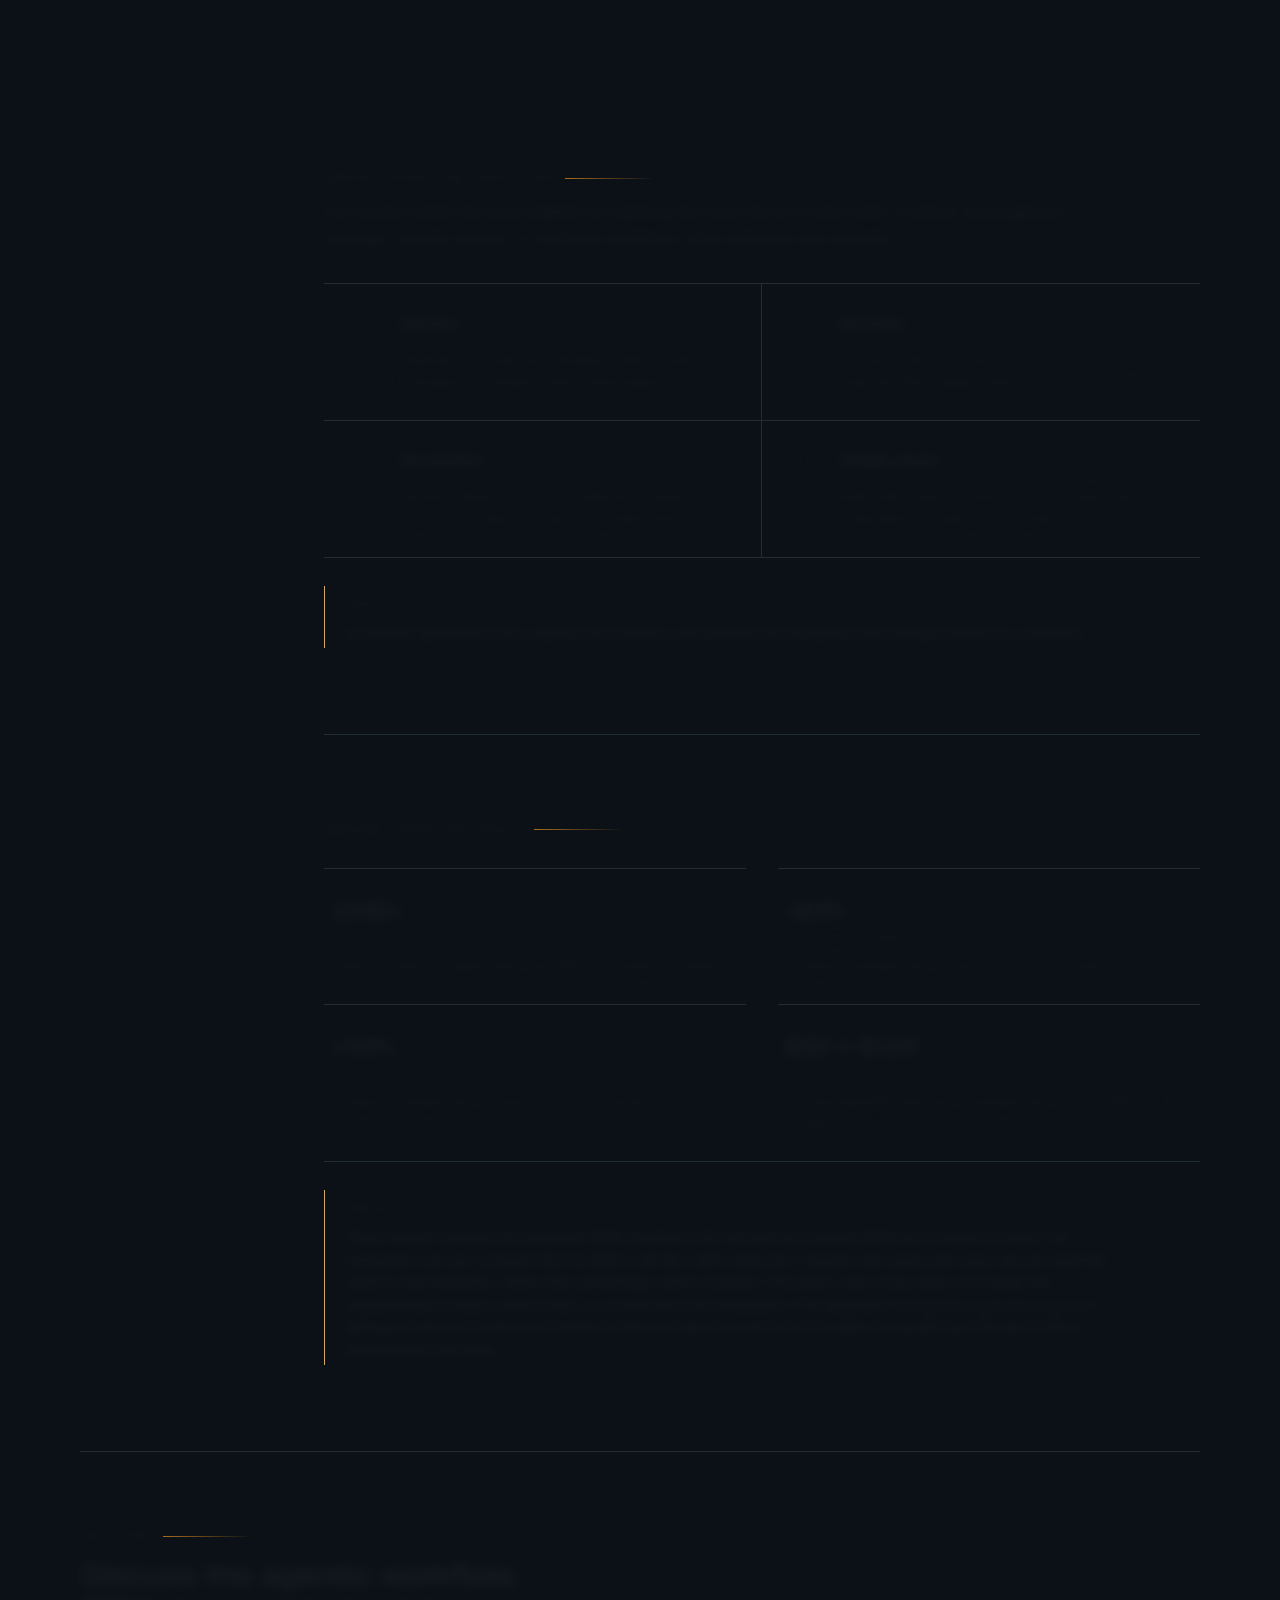
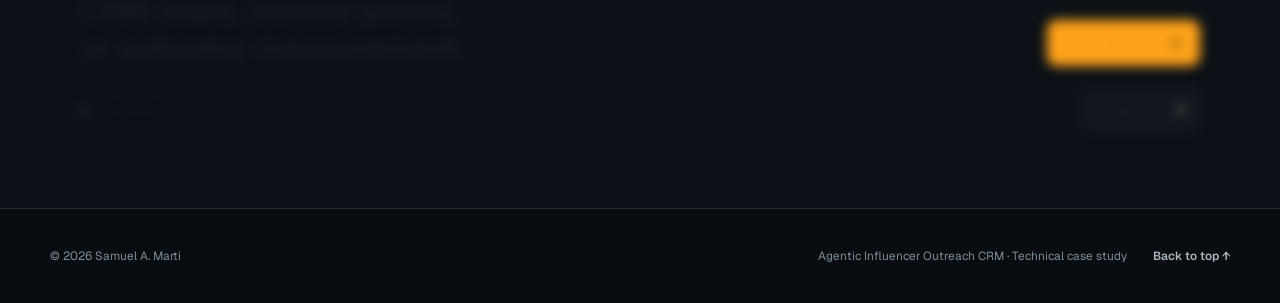
<file: projects/influencer-outreach-crm/index.html>
<!doctype html>
<html lang="en">
<head>
    <meta charset="UTF-8">
    <meta name="viewport" content="width=device-width, initial-scale=1.0">
    <meta name="description" content="How Samuel A. Marti built an agentic influencer outreach CRM spanning more than 1,000 creator profiles, multilingual communication, workflow controls, and measured operating results.">
    <meta name="theme-color" content="#0d1218">
    <meta property="og:title" content="Agentic Influencer Outreach CRM | Samuel A. Marti">
    <meta property="og:description" content="A full stack creator outreach system combining CRM state, multilingual agentic workflows, communication controls, content tracking, and attribution.">
    <meta property="og:type" content="article">
    <meta property="og:url" content="https://utrehd.github.io/projects/influencer-outreach-crm/">
    <meta property="og:image" content="https://utrehd.github.io/projects/influencer-outreach-crm/assets/outreach-queue.jpg">
    <meta property="og:image:alt" content="Creator outreach queue segmented by audience size and attention state">
    <meta name="twitter:card" content="summary_large_image">
    <meta name="twitter:title" content="Agentic Influencer Outreach CRM | Samuel A. Marti">
    <meta name="twitter:description" content="A full stack creator outreach system combining CRM state, multilingual agentic workflows, communication controls, content tracking, and attribution.">
    <meta name="twitter:image" content="https://utrehd.github.io/projects/influencer-outreach-crm/assets/outreach-queue.jpg">
    <link rel="canonical" href="https://utrehd.github.io/projects/influencer-outreach-crm/">
    <title>Agentic Influencer Outreach CRM | Samuel A. Marti</title>
    <link rel="icon" href="../../favicon.svg" type="image/svg+xml">
    <link rel="preconnect" href="https://fonts.googleapis.com">
    <link rel="preconnect" href="https://fonts.gstatic.com" crossorigin>
    <link href="https://fonts.googleapis.com/css2?family=Geist+Mono:wght@500;600&amp;family=Geist:wght@400;500;600;700&amp;display=swap" rel="stylesheet">
    <script>document.documentElement.classList.add('js');</script>
    <link rel="stylesheet" href="../../styles.css?v=20260913-1">
    <link rel="stylesheet" href="../case-study.css?v=20260819-28">
    <script src="../../script.js?v=20260819-20" defer></script>
</head>
<body class="case-page">
    <a class="skip-link" href="#paper">Skip to case study</a>
    <header class="site-header case-header" data-header>
        <div class="shell header-inner">
            <a class="brand" href="../../" aria-label="Samuel A. Marti portfolio home">
                <span class="brand-mark" aria-hidden="true">
                    <img src="../../assets/samuel-marti-header.webp" alt="" width="42" height="42">
                </span>
                <span>
                    <strong>Samuel A. Marti</strong>
                    <small>Full stack · Edge · Industrial</small>
                </span>
            </a>
            <button class="menu-button" type="button" aria-expanded="false" aria-controls="primary-navigation" aria-label="Open navigation">
                <span></span>
                <span></span>
                <span></span>
            </button>
            <nav class="primary-nav" id="primary-navigation" aria-label="Case study navigation" data-navigation>
                <a href="#summary">Summary</a>
                <a href="#workflow">Workflow</a>
                <a href="#controls">Controls</a>
                <a href="#outcome">Outcome</a>
                <a class="nav-contact" href="../../#work">Selected work</a>
            </nav>
        </div>
    </header>

    <main id="paper">
        <article class="paper-shell">
            <header class="paper-title-block">
                <div class="paper-kicker-row"><a class="paper-back-link" href="../../#work"><span aria-hidden="true">←</span> Selected work</a><a class="button button-secondary paper-next-link" href="../controlled-release-platform/" aria-label="Next case study: Automation Release Control">Next project <span aria-hidden="true">→</span></a></div>
                <div class="paper-active-head paper-active-head-hero"><span class="paper-active-label">Agentic operations · Full stack internal tooling</span></div>
                <h1>Agentic Influencer Outreach CRM</h1>
                <p class="paper-thesis">I built an internal creator outreach system that combined CRM state, multilingual research and drafting, email synchronization, follow ups, content tracking, attribution, review controls, and human escalation across more than 1,000 creator profiles.</p>
                <dl class="paper-meta">
                    <div><dt>Role</dt><dd>Founding Full Stack Engineer</dd></div>
                    <div><dt>Context</dt><dd>PULSE creator operations</dd></div>
                    <div><dt>Period</dt><dd>2024 to 2026</dd></div>
                    <div><dt>Status</dt><dd>My involvement ended in 2026</dd></div>
                </dl>
                <ul class="paper-skills" aria-label="Skills and technologies used"><li>React</li><li>Next.js</li><li>TypeScript</li><li>Node.js</li><li>REST APIs</li><li>PocketBase</li><li>Google Drive</li><li>Google Sheets</li><li>Multilingual workflows</li><li>Email synchronization</li><li>Product analytics</li><li>Agentic workflows</li></ul>
            </header>

            <div class="paper-layout">
                <aside class="paper-toc" aria-label="On this page"><p>On this page</p><ol><li><a href="#summary">Executive Summary</a></li><li><a href="#system">Operational System</a></li><li><a href="#workflow">Agentic Workflow</a></li><li><a href="#controls">Controls</a></li><li><a href="#outcome">Outcome</a></li></ol></aside>
                <div class="paper-body">
                    <section class="paper-section executive-summary" id="summary" aria-labelledby="summary-title">
                        <div>
                            <div class="paper-active-head"><h2 class="paper-active-label" id="summary-title">Executive Summary</h2></div>
                            <p class="summary-lede">The CRM replaced a manual outreach process in which creator research, message drafting, communication state, and attribution were expensive to coordinate.</p>
                            <p>I brought the work into one operational system. Creator profiles, audience segments, draft state, languages, responses, follow ups, content status, and attribution became visible in the same workflow. Agentic tools handled repeatable research and communication work, while review, revision, and escalation remained explicit controls.</p>
                            <div class="summary-proof" aria-label="Executive proof points"><div><strong>1,000+</strong><span>creator profiles</span></div><div><strong>Multilingual</strong><span>research and outreach</span></div><div><strong>$1.50</strong><span>cost per outreach</span></div></div>
                        </div>
                    </section>

                    <section class="paper-section" id="system" aria-labelledby="system-title">
                        <div>
                            <div class="paper-active-head"><h2 class="paper-active-label" id="system-title">From Fragmented Work to Operational State</h2></div>
                            <p>The main problem was maintaining useful context across more than 1,000 creators while keeping the next action, message language, communication state, content status, and attribution visible. A manual CRM made every additional contact expensive because research and coordination were repeated by hand.</p>
                            <div class="problem-grid">
                                <article><span>01</span><h3>Creator state</h3><p>Kept profiles, audience segments, language, draft state, and attention status available in one queue.</p></article>
                                <article><span>02</span><h3>Prioritized work</h3><p>Separated routine progress from records that needed attention, revision, or escalation.</p></article>
                                <article><span>03</span><h3>Conversation context</h3><p>Connected multilingual drafts, synchronized communication, responses, and follow ups to the creator record.</p></article>
                                <article><span>04</span><h3>Business outcome</h3><p>Tracked content and attribution so outreach activity could be connected to an operating result.</p></article>
                            </div>
                            <aside class="paper-callout"><span>Engineering ownership</span><p>I owned the product design, architecture, database, frontend, backend, agent workflows, tests, and production operation. I directed coding agents against specifications and review gates. That development process was separate from the operational agents researching creators and preparing outreach. See <a href="../ai-assisted-product-engineering/">AI Assisted Product Engineering</a> for my broader architecture, function, pull request, and validation workflow.</p></aside>
                        </div>
                    </section>

                    <section class="paper-section solution-section" id="workflow" aria-labelledby="workflow-title">
                        <div>
                            <div class="paper-active-head"><h2 class="paper-active-label" id="workflow-title">Agentic Workflow</h2></div>
                            <p>Agents researched creators, prepared messages in the relevant language, synchronized communication state, followed up, and tracked content and attribution. The interface made that work inspectable instead of hiding it behind a single automation trigger.</p>
                            <div class="product-artifact-grid">
                                <figure class="dashboard-figure"><a class="dashboard-image-link" href="assets/outreach-queue.jpg" target="_blank" rel="noopener"><img src="assets/outreach-queue.jpg" alt="Creator outreach queue segmented by audience size and attention state" loading="lazy" decoding="async"></a><figcaption><span>Outreach queue</span><p>Audience segments, language, draft state, recording state, and attention filters in one operational view.</p></figcaption></figure>
                                <figure class="dashboard-figure product-mobile-figure"><a class="dashboard-image-link" href="assets/message-review.jpg" target="_blank" rel="noopener"><img src="assets/message-review.jpg" alt="Multilingual creator message review with approval and revision controls" loading="lazy" decoding="async"></a><figcaption><span>Message review</span><p>Original and translated content, creator context, approval, revision, and traceable message state.</p></figcaption></figure>
                            </div>
                            <div class="solution-components">
                                <article><p>Research</p><h3>Find the useful context</h3><p>Prepared creator information and prioritization before communication work began.</p></article>
                                <article><p>Communication</p><h3>Draft and synchronize</h3><p>Created multilingual outreach, connected message state, and maintained follow ups.</p></article>
                                <article><p>Outcome</p><h3>Track what happened</h3><p>Connected creator content and attribution back to the operating workflow.</p></article>
                            </div>
                        </div>
                    </section>

                    <section class="paper-section" id="controls" aria-labelledby="controls-title">
                        <div>
                            <div class="paper-active-head"><h2 class="paper-active-label" id="controls-title">Control Points and Escalation</h2></div>
                            <p>The system preserved accountability by exposing the work and its current state. A person could approve a message, request revision, or handle an exception when judgment was required.</p>
                            <div class="problem-grid">
                                <article><span>01</span><h3>Review</h3><p>Displayed the proposed message, creator context, language, and related content before approval.</p></article>
                                <article><span>02</span><h3>Revision</h3><p>Allowed a draft to be returned when tone, facts, or the proposed offer needed correction.</p></article>
                                <article><span>03</span><h3>Escalation</h3><p>Moved exceptions to human judgment instead of forcing automation through an uncertain case.</p></article>
                                <article><span>04</span><h3>Visible state</h3><p>Made draft, response, follow up, and content status inspectable throughout the workflow.</p></article>
                            </div>
                            <aside class="paper-callout"><span>Operating principle</span><p>Automate repeatable work, expose the evidence, and escalate the exception with enough context for a decision.</p></aside>
                        </div>
                    </section>

                    <section class="paper-section outcome-section" id="outcome" aria-labelledby="outcome-title">
                        <div>
                            <div class="paper-active-head"><h2 class="paper-active-label" id="outcome-title">Measured Operating Result</h2></div>
                            <div class="outcome-grid">
                                <article><strong>1,000+</strong><span>System scale</span><p>Creator profiles managed within the CRM and outreach workflow.</p></article>
                                <article><strong>+83%</strong><span>Tracked link opens</span><p>Increase compared with the previous manual process.</p></article>
                                <article><strong>+114%</strong><span>Reply rate</span><p>Increase compared with the previous manual process.</p></article>
                                <article><strong>$30 → $1.50</strong><span>Cost per outreach</span><p>An estimated 95% reduction compared with manual CRM and outreach work.</p></article>
                            </div>
                            <aside class="paper-callout"><span>Comparison basis</span><p>These figures compare the operated CRM workflow with the previous manual CRM and outreach process. The estimated cost per outreach fell from $30 to $1.50, a 95% reduction. Tracked-link opens and reply rate are reported relative improvements, rather than percentage-point increases. The public case study does not include the measurement window, cohort sizes, or an itemized cost breakdown. The separate <a href="../pulse-product-analytics/">PULSE Product Analytics reports</a> followed visitor activation and retention; these outreach results do not establish a causal improvement in those downstream outcomes.</p></aside>
                        </div>
                    </section>
                </div>
            </div>

            <footer class="paper-footer"><div><div class="paper-active-head"><span class="paper-active-label">Next step</span></div><h2>Discuss the agentic workflow, CRM state, control points, or outcome measurement.</h2></div><div class="paper-footer-actions"><a class="button button-primary" href="mailto:samuel.a@marti.to">Email Samuel <span aria-hidden="true">→</span></a></div></footer>
            <nav class="case-pagination" aria-label="Case study navigation">
                <a class="paper-back-link" href="../../#work"><span aria-hidden="true">←</span> Selected work</a>
                <a class="button button-secondary paper-next-link" href="../controlled-release-platform/" aria-label="Next case study: Automation Release Control">Next project <span aria-hidden="true">→</span></a>
            </nav>
        </article>
    </main>
    <footer class="site-footer case-site-footer"><div class="shell footer-inner"><p>© <span data-year></span> Samuel A. Marti</p><p>Agentic Influencer Outreach CRM · Technical case study</p><a href="#paper">Back to top ↑</a></div></footer>
</body>
</html>
</file>
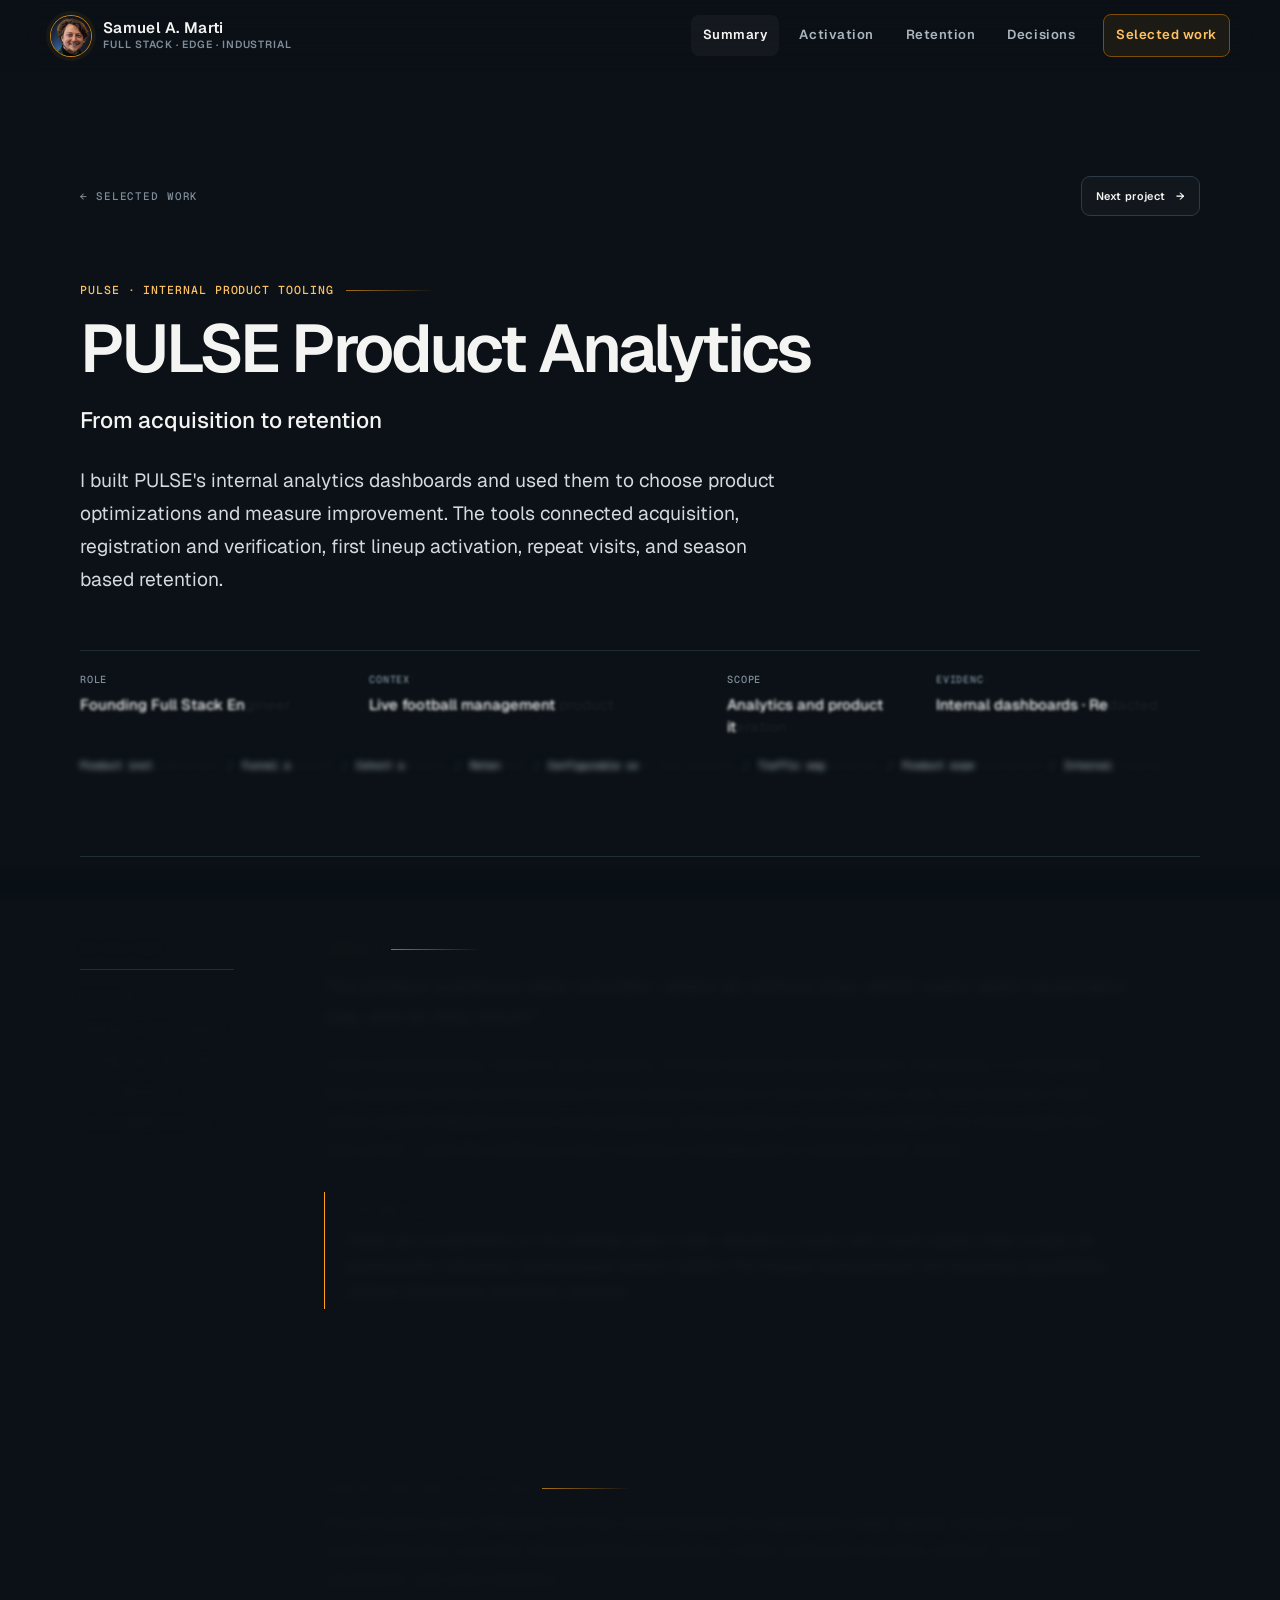
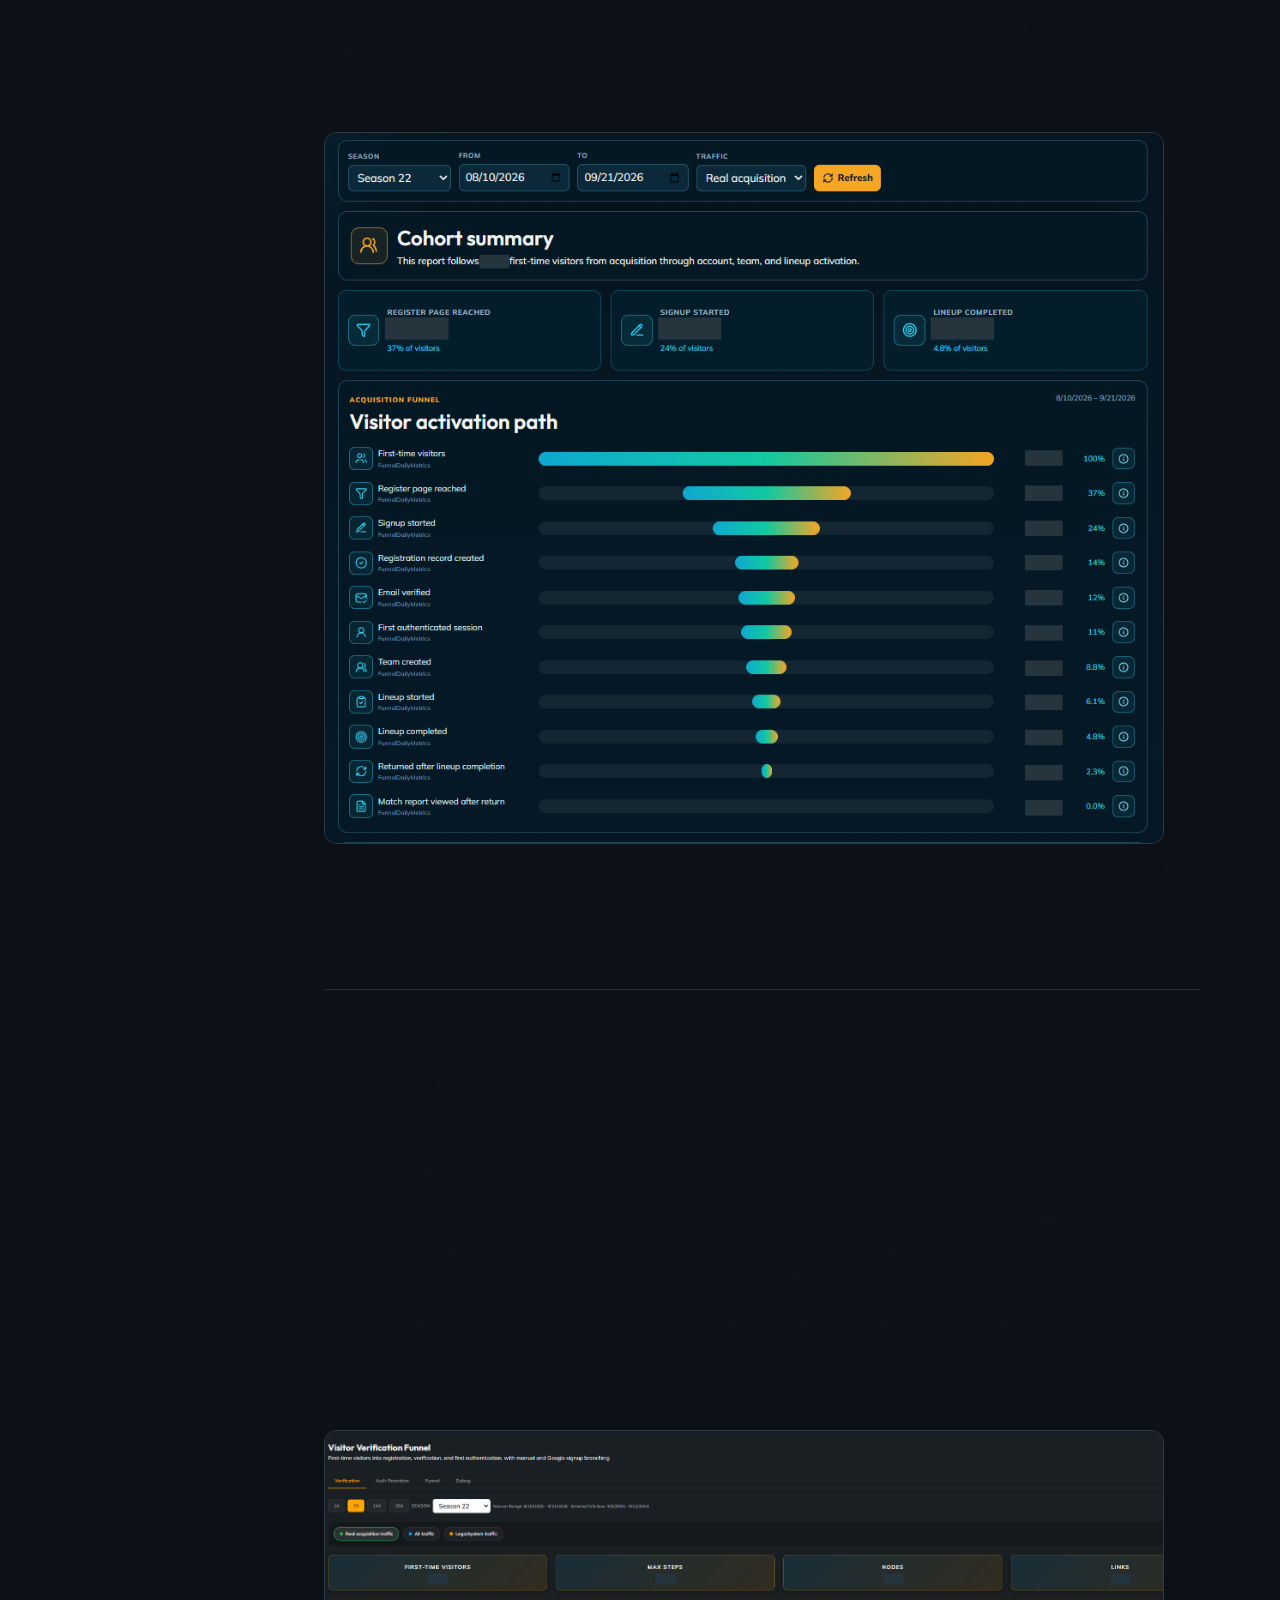
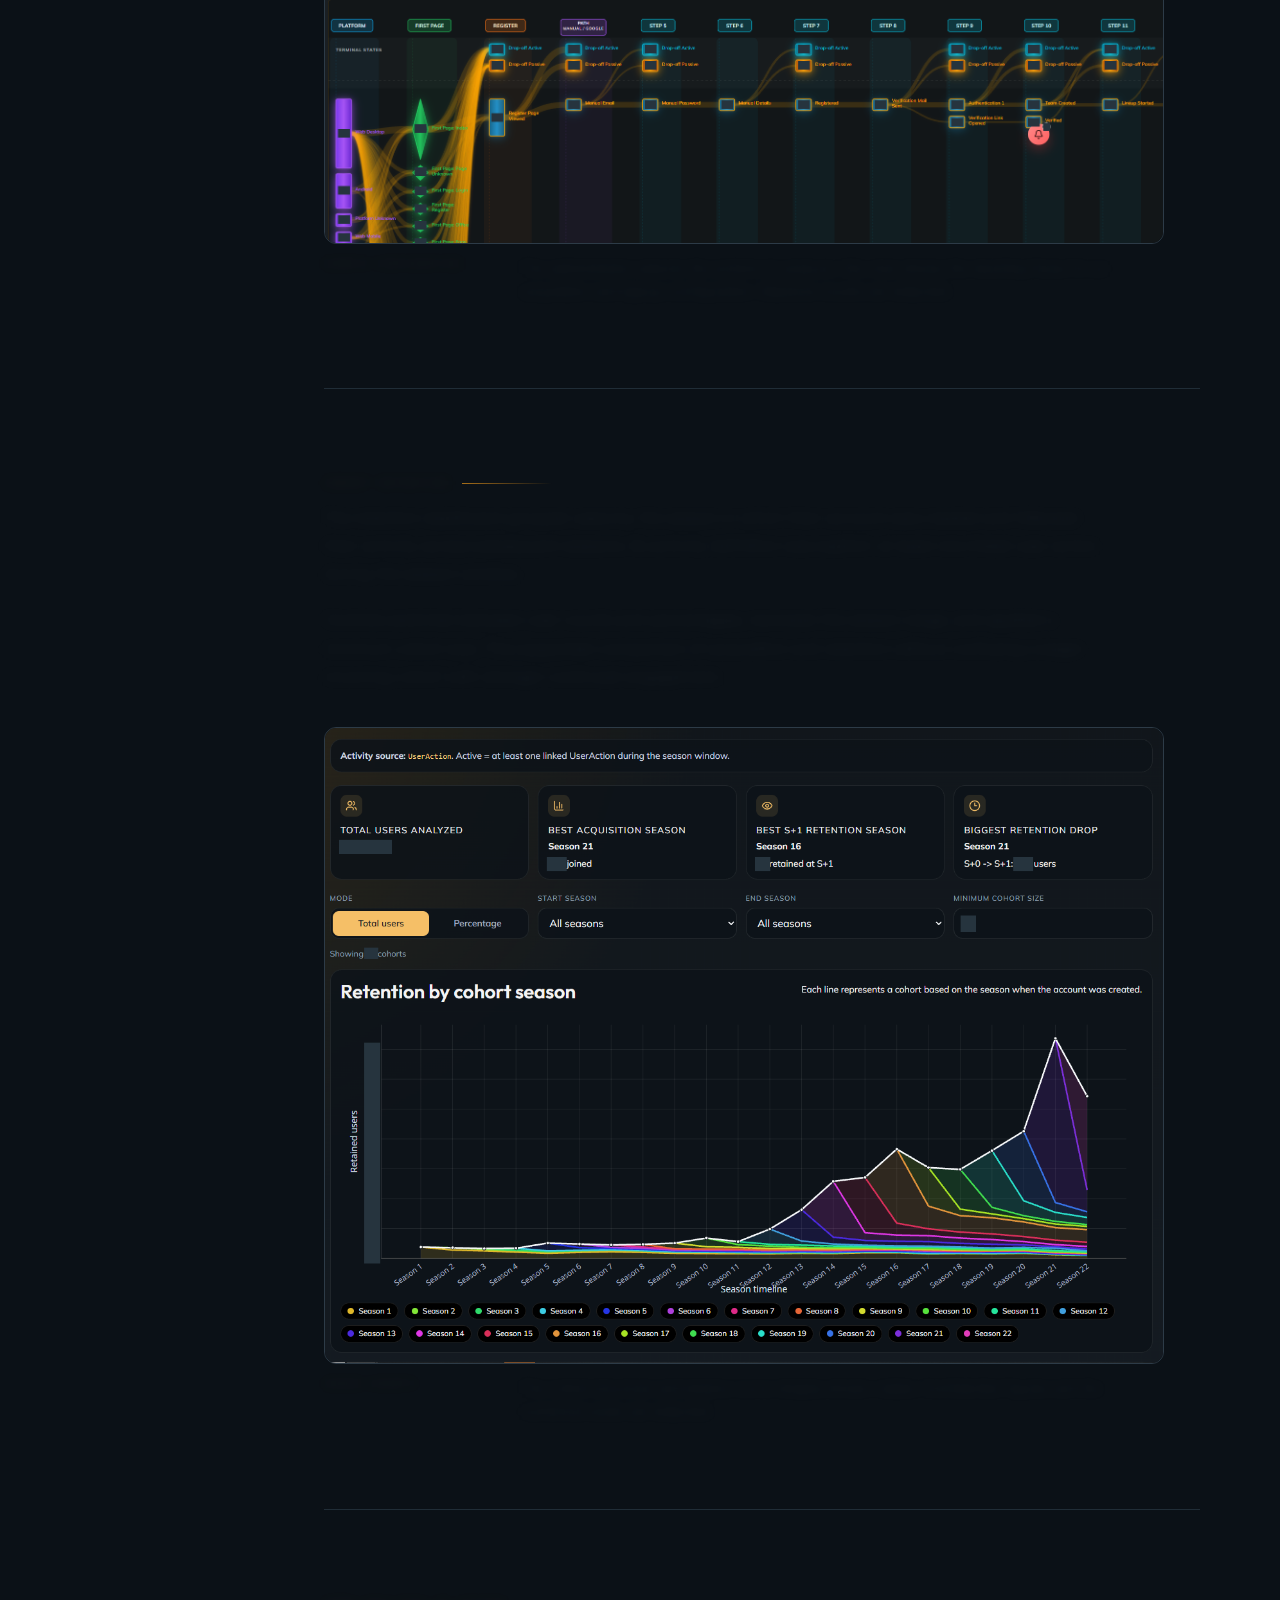
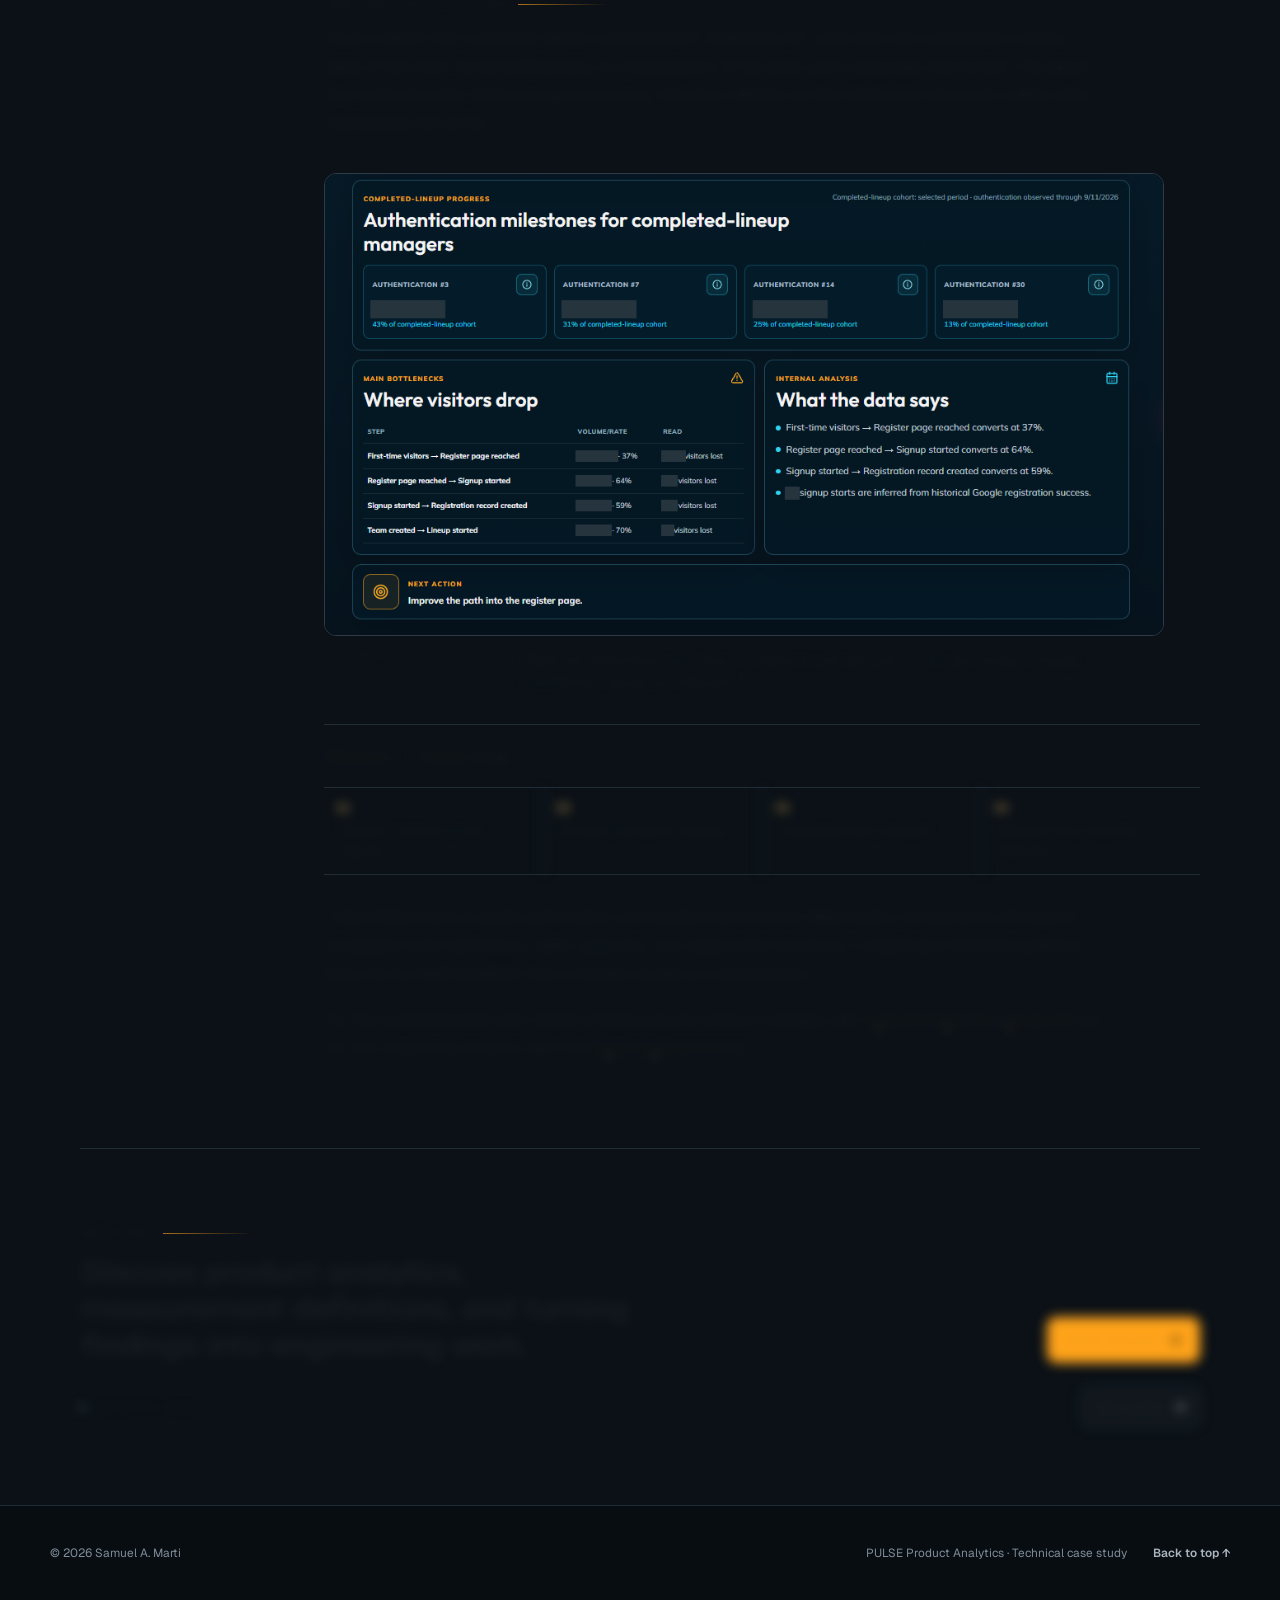
<file: projects/pulse-product-analytics/index.html>
<!doctype html>
<html lang="en">
<head>
    <meta charset="UTF-8">
    <meta name="viewport" content="width=device-width, initial-scale=1.0">
    <meta name="description" content="PULSE product analytics built by Samuel A. Marti: configurable user flow analysis, acquisition funnels, activation, cohort retention, and evidence for product optimization.">
    <meta name="theme-color" content="#0d1218">
    <meta property="og:title" content="PULSE Product Analytics | Samuel A. Marti">
    <meta property="og:description" content="From acquisition to retention: internal analytics used to identify friction, guide product changes, and measure improvement. Confidential figures are redacted.">
    <meta property="og:type" content="article">
    <meta property="og:url" content="https://utrehd.github.io/projects/pulse-product-analytics/">
    <meta name="twitter:card" content="summary">
    <meta name="twitter:title" content="PULSE Product Analytics | Samuel A. Marti">
    <meta name="twitter:description" content="Configurable user flow analysis, acquisition funnels, activation, and cohort retention used to guide product decisions. Confidential figures are redacted.">
    <link rel="canonical" href="https://utrehd.github.io/projects/pulse-product-analytics/">
    <title>PULSE Product Analytics | Samuel A. Marti</title>
    <link rel="icon" href="../../favicon.svg" type="image/svg+xml">
    <link rel="preconnect" href="https://fonts.googleapis.com">
    <link rel="preconnect" href="https://fonts.gstatic.com" crossorigin>
    <link href="https://fonts.googleapis.com/css2?family=Geist+Mono:wght@500;600&amp;family=Geist:wght@400;500;600;700&amp;display=swap" rel="stylesheet">
    <script>document.documentElement.classList.add('js');</script>
    <link rel="stylesheet" href="../../styles.css?v=20260913-1">
    <link rel="stylesheet" href="../case-study.css?v=20260819-28">
    <link rel="stylesheet" href="case.css?v=20260912-1">
    <script src="../../script.js?v=20260819-20" defer></script>
</head>
<body class="case-page analytics-case">
    <a class="skip-link" href="#paper">Skip to case study</a>
    <header class="site-header case-header" data-header>
        <div class="shell header-inner">
            <a class="brand" href="../../" aria-label="Samuel A. Marti portfolio home">
                <span class="brand-mark" aria-hidden="true"><img src="../../assets/samuel-marti-header.webp" alt="" width="42" height="42"></span>
                <span><strong>Samuel A. Marti</strong><small>Full stack · Edge · Industrial</small></span>
            </a>
            <button class="menu-button" type="button" aria-expanded="false" aria-controls="primary-navigation" aria-label="Open navigation"><span></span><span></span><span></span></button>
            <nav class="primary-nav" id="primary-navigation" aria-label="Case study navigation" data-navigation>
                <a href="#summary">Summary</a>
                <a href="#activation">Activation</a>
                <a href="#retention">Retention</a>
                <a href="#decisions">Decisions</a>
                <a class="nav-contact" href="../../#work">Selected work</a>
            </nav>
        </div>
    </header>

    <main id="paper">
        <article class="paper-shell">
            <header class="paper-title-block">
                <div class="paper-kicker-row">
                    <a class="paper-back-link" href="../../#work"><span aria-hidden="true">←</span> Selected work</a>
                    <a class="button button-secondary paper-next-link" href="../ai-assisted-product-engineering/" aria-label="Next case study: AI Assisted Product Engineering">Next project <span aria-hidden="true">→</span></a>
                </div>
                <div class="paper-active-head paper-active-head-hero"><span class="paper-active-label">PULSE · Internal product tooling</span></div>
                <h1>PULSE Product Analytics</h1>
                <p class="analytics-subtitle">From acquisition to retention</p>
                <p class="paper-thesis">I built PULSE's internal analytics dashboards and used them to choose product optimizations and measure improvement. The tools connected acquisition, registration and verification, first lineup activation, repeat visits, and season based retention.</p>
                <dl class="paper-meta">
                    <div><dt>Role</dt><dd>Founding Full Stack Engineer</dd></div>
                    <div><dt>Context</dt><dd>Live football management product</dd></div>
                    <div><dt>Scope</dt><dd>Analytics and product iteration</dd></div>
                    <div><dt>Evidence</dt><dd>Internal dashboards · Redacted</dd></div>
                </dl>
                <ul class="paper-skills" aria-label="Skills demonstrated">
                    <li>Product instrumentation</li><li>Funnel analysis</li><li>Cohort analysis</li><li>Retention</li><li>Configurable user flow analysis</li><li>Traffic segmentation</li><li>Product experimentation</li><li>Internal tooling</li>
                </ul>
            </header>

            <div class="paper-layout">
                <aside class="paper-toc" aria-label="On this page">
                    <p>On this page</p>
                    <ol>
                        <li><a href="#summary">Summary</a></li>
                        <li><a href="#activation">Acquisition and Activation</a></li>
                        <li><a href="#journeys">Configurable User Flows</a></li>
                        <li><a href="#retention">Cohort Retention</a></li>
                        <li><a href="#decisions">From Analysis to Action</a></li>
                    </ol>
                </aside>
                <div class="paper-body">
                    <section class="paper-section executive-summary" id="summary" aria-labelledby="summary-title">
                        <div>
                            <div class="paper-active-head"><h2 class="paper-active-label" id="summary-title">Summary</h2></div>
                            <p class="summary-lede">The product questions were concrete: where do visitors stop, which users reach meaningful play, and do they return?</p>
                            <p>I built complementary views of user behavior. Funnels exposed losses between milestones. A configurable flow analysis tool let administrators choose which actions to track and inspect user flows between them. Cohort reports followed activity across seasons, while bottleneck summaries helped turn the analysis into a next action. I used this tooling as input to product changes and to measure their results.</p>
                            <aside class="paper-callout"><span>Confidentiality</span><p>These are screenshots of the internal tools I built. Absolute counts and count based chart scales are permanently redacted; percentages remain visible. The images demonstrate the reporting capabilities without disclosing operating volumes.</p></aside>
                        </div>
                    </section>

                    <section class="paper-section" id="activation" aria-labelledby="activation-title">
                        <div>
                            <div class="paper-active-head"><h2 class="paper-active-label" id="activation-title">Acquisition and Activation</h2></div>
                            <p>The activation report followed first time visitors through the registration page, signup, account creation, email verification, and their first authenticated session. It then continued into team creation, lineup completion, and return behavior.</p>
                            <p>This separated creating an account from reaching a meaningful product milestone. Season, date, and traffic filters provided context for the selected cohort, and the funnel showed both step volumes and conversion rates.</p>
                            <figure class="dashboard-figure">
                                <a class="dashboard-image-link" href="assets/activation-funnel-redacted.png" target="_blank" rel="noopener"><img src="assets/activation-funnel-redacted.png" alt="Redacted PULSE acquisition report showing the visitor activation stages from first visit through lineup completion and return" width="977" height="828" loading="lazy" decoding="async"></a>
                                <figcaption><span>Activation funnel</span><p>A connected view of acquisition, account setup, and meaningful game activity. Confidential figures are redacted.</p></figcaption>
                            </figure>
                        </div>
                    </section>

                    <section class="paper-section" id="journeys" aria-labelledby="journeys-title">
                        <div>
                            <div class="paper-active-head"><h2 class="paper-active-label" id="journeys-title">Configurable User Flow Analysis</h2></div>
                            <p>I built a configurable tool that lets an administrator select the actions they want to track, then visualize the observed user flows between those actions. Changing the selected actions lets the administrator investigate different parts of the product journey, including branching paths and drop off states.</p>
                            <p>The screenshot shows one configuration focused on acquisition and signup: entry platform, first page, manual and Google signup branches, verification, and subsequent product steps. It illustrates the output of the configurable tool, with active and passive drop off states visible along the journey.</p>
                            <p>The report offered separate views for real acquisition traffic, all traffic, and legal or system traffic. This made the selected population explicit when investigating friction instead of treating every visit as the same kind of acquisition.</p>
                            <figure class="dashboard-figure">
                                <a class="dashboard-image-link" href="assets/verification-paths-redacted.png" target="_blank" rel="noopener"><img src="assets/verification-paths-redacted.png" alt="Redacted output of PULSE's configurable user flow tool, using acquisition and signup actions as an example configuration" width="1749" height="860" loading="lazy" decoding="async"></a>
                                <figcaption><span>Example configuration</span><p>The administrator selects the actions to analyze; this view shows the resulting flows for an acquisition and signup configuration. Absolute counts are redacted.</p></figcaption>
                            </figure>
                        </div>
                    </section>

                    <section class="paper-section" id="retention" aria-labelledby="retention-title">
                        <div>
                            <div class="paper-active-head"><h2 class="paper-active-label" id="retention-title">Cohort Retention</h2></div>
                            <p>The retention dashboard grouped users by the season in which their account was created and followed their activity across subsequent seasons. Its activity definition was explicit: at least one linked user action during the season window.</p>
                            <p>Controls switched between user counts and percentages, narrowed the season range, and applied a minimum cohort size. This supported comparison of acquisition and retention without confusing a larger incoming cohort with stronger continued engagement.</p>
                            <figure class="dashboard-figure">
                                <a class="dashboard-image-link" href="assets/cohort-retention-redacted.png" target="_blank" rel="noopener"><img src="assets/cohort-retention-redacted.png" alt="Redacted PULSE retention dashboard with cohort filters and season based retention curves, with the numerical scale removed" width="1304" height="989" loading="lazy" decoding="async"></a>
                                <figcaption><span>Season cohorts</span><p>The cohort structure and relative curve shapes remain visible. Confidential figures and the numerical scale are redacted.</p></figcaption>
                            </figure>
                        </div>
                    </section>

                    <section class="paper-section outcome-section" id="decisions" aria-labelledby="decisions-title">
                        <div>
                            <div class="paper-active-head"><h2 class="paper-active-label" id="decisions-title">From Analysis to Action</h2></div>
                            <p>I built a report that combined repeat authentication milestones for users who had completed a lineup, a table of the main funnel bottlenecks, an interpretation of the data, and a proposed next action. The report also surfaced when historical signup activity had been inferred, so that distinction remained visible when interpreting the funnel.</p>
                            <figure class="dashboard-figure">
                                <a class="dashboard-image-link" href="assets/bottleneck-analysis-redacted.png" target="_blank" rel="noopener"><img src="assets/bottleneck-analysis-redacted.png" alt="Redacted PULSE report combining repeat authentication milestones, funnel bottlenecks, analysis, and a proposed product action" width="1017" height="559" loading="lazy" decoding="async"></a>
                                <figcaption><span>Decision support</span><p>Observed bottlenecks and follow up behavior provide input to the next product change. Confidential figures are redacted.</p></figcaption>
                            </figure>
                            <div class="lifecycle-strip">
                                <p>Product iteration</p>
                                <ol><li>Identify friction in the reports</li><li>Choose a product change</li><li>Implement and validate</li><li>Measure the resulting behavior</li></ol>
                            </div>
                            <p class="analytics-followup">I used these tools to guide optimization and assess improvement. Meaningful comparisons still require consistent event definitions, traffic selection, and observation windows. A dashboard identifies patterns; it does not by itself establish that a change caused an improvement.</p>
                            <p>For the implementation and review process around product changes, see <a href="../ai-assisted-product-engineering/">AI Assisted Product Engineering</a>. For the underlying product, see <a href="../pulse-product/">PULSE Game Engineering</a>.</p>
                        </div>
                    </section>
                </div>
            </div>

            <footer class="paper-footer">
                <div><div class="paper-active-head"><span class="paper-active-label">Next step</span></div><h2>Discuss product analytics, measurement definitions, and turning findings into engineering work.</h2></div>
                <div class="paper-footer-actions"><a class="button button-primary" href="mailto:samuel.a@marti.to">Email Samuel <span aria-hidden="true">→</span></a></div>
            </footer>
            <nav class="case-pagination" aria-label="Case study navigation">
                <a class="paper-back-link" href="../../#work"><span aria-hidden="true">←</span> Selected work</a>
                <a class="button button-secondary paper-next-link" href="../ai-assisted-product-engineering/" aria-label="Next case study: AI Assisted Product Engineering">Next project <span aria-hidden="true">→</span></a>
            </nav>
        </article>
    </main>
    <footer class="site-footer case-site-footer"><div class="shell footer-inner"><p>© <span data-year></span> Samuel A. Marti</p><p>PULSE Product Analytics · Technical case study</p><a href="#paper">Back to top ↑</a></div></footer>
</body>
</html>
</file>
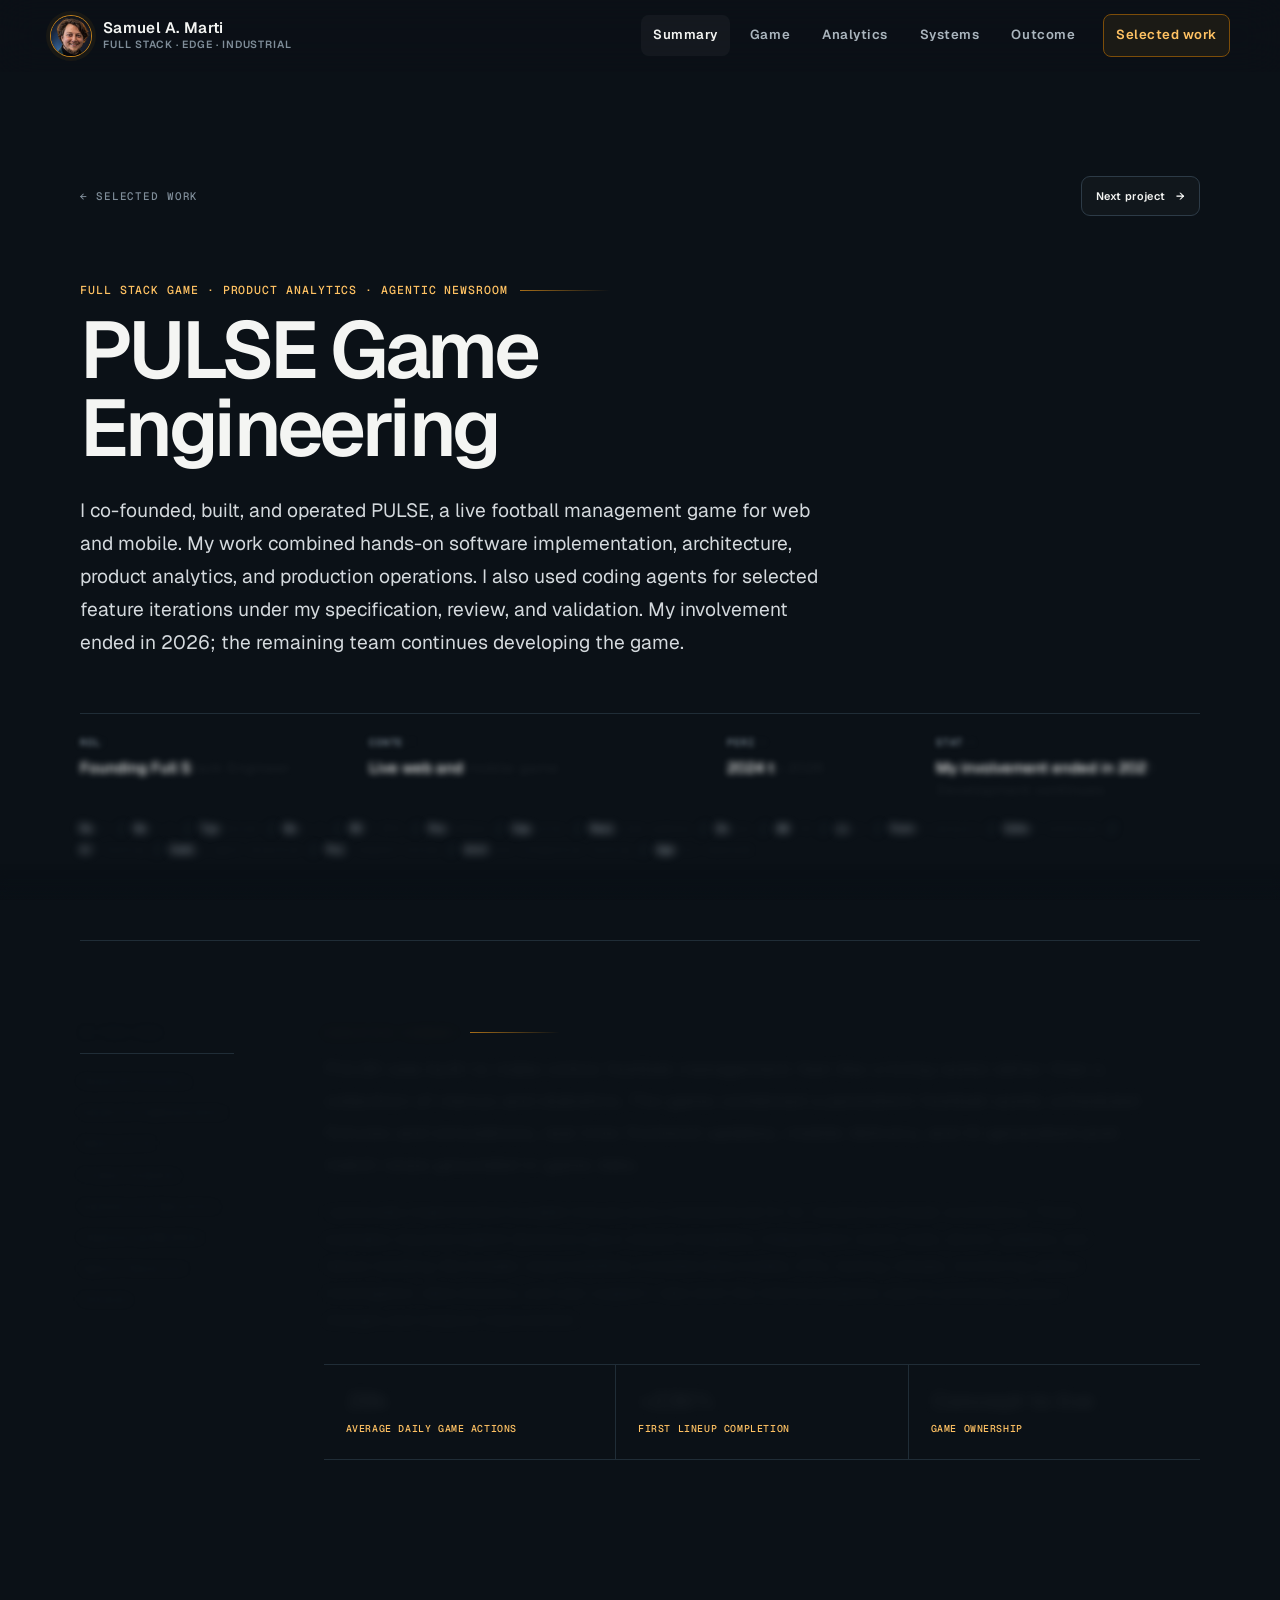
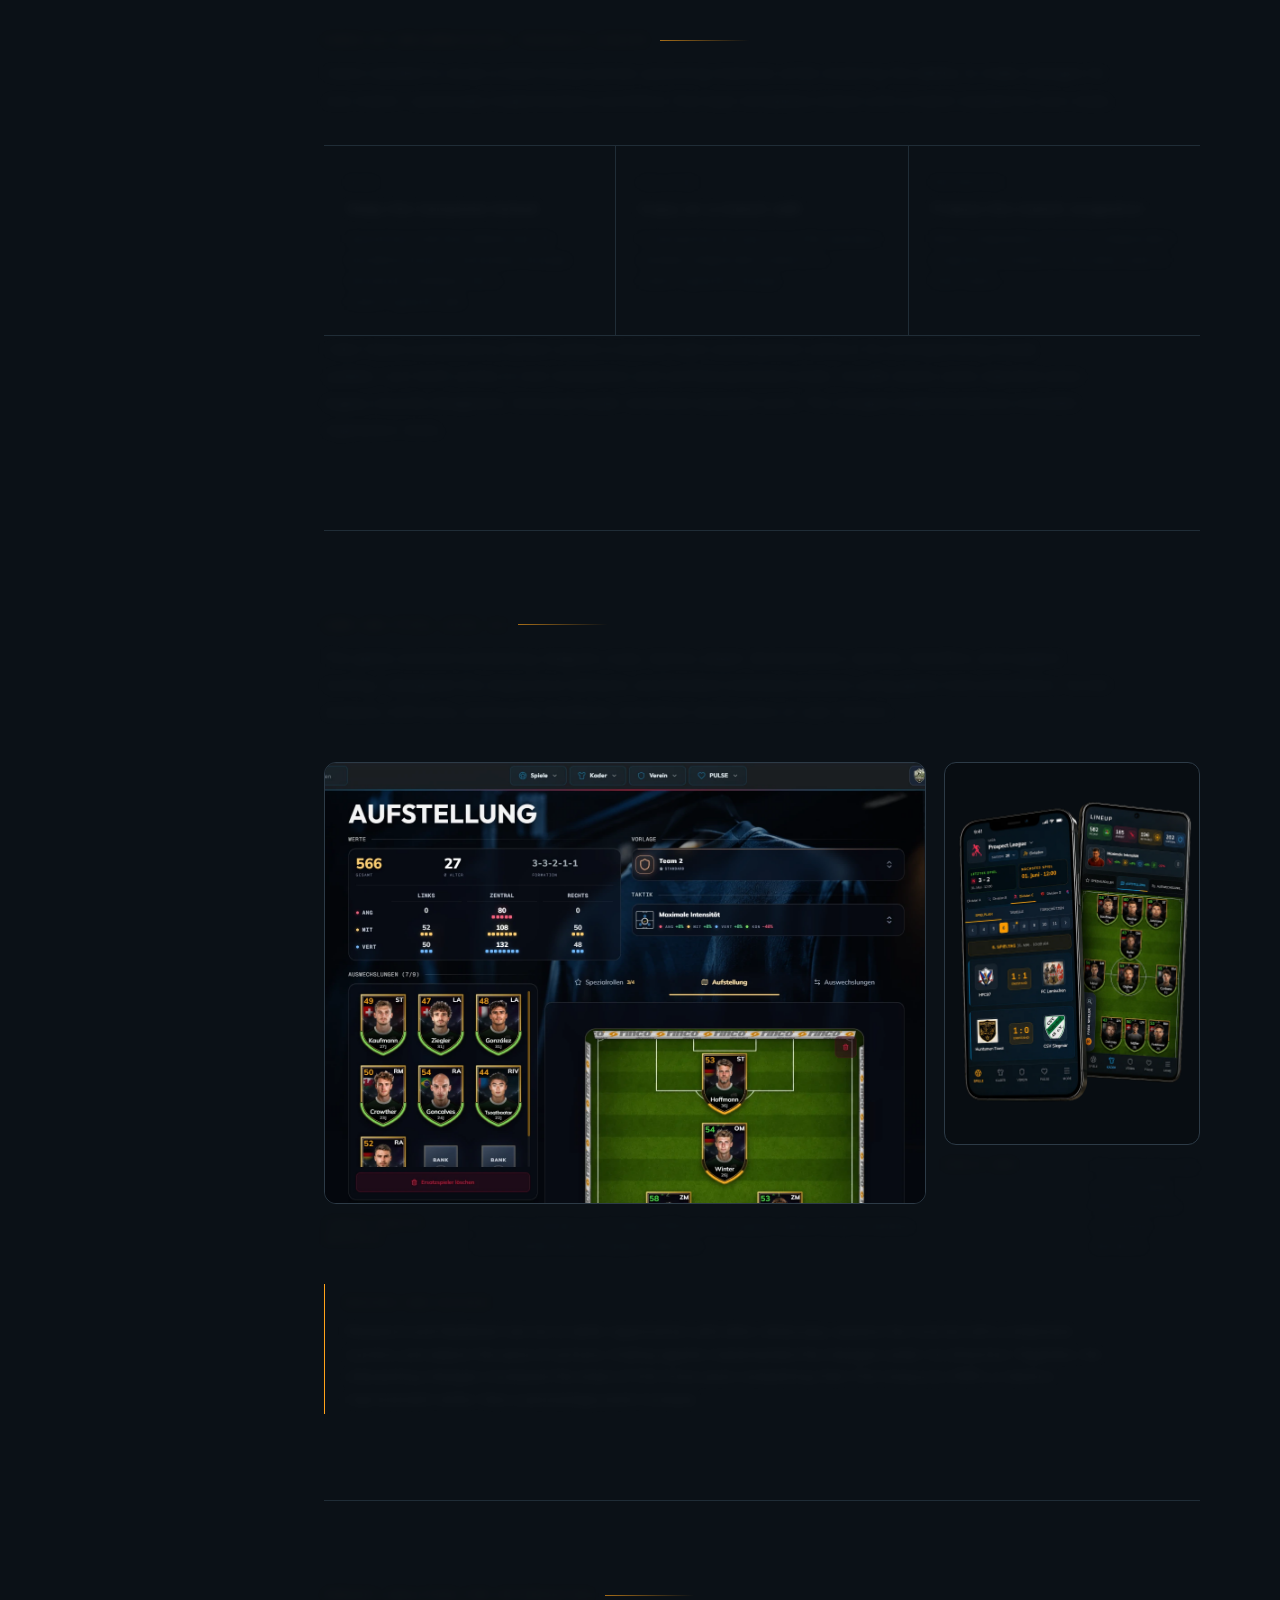
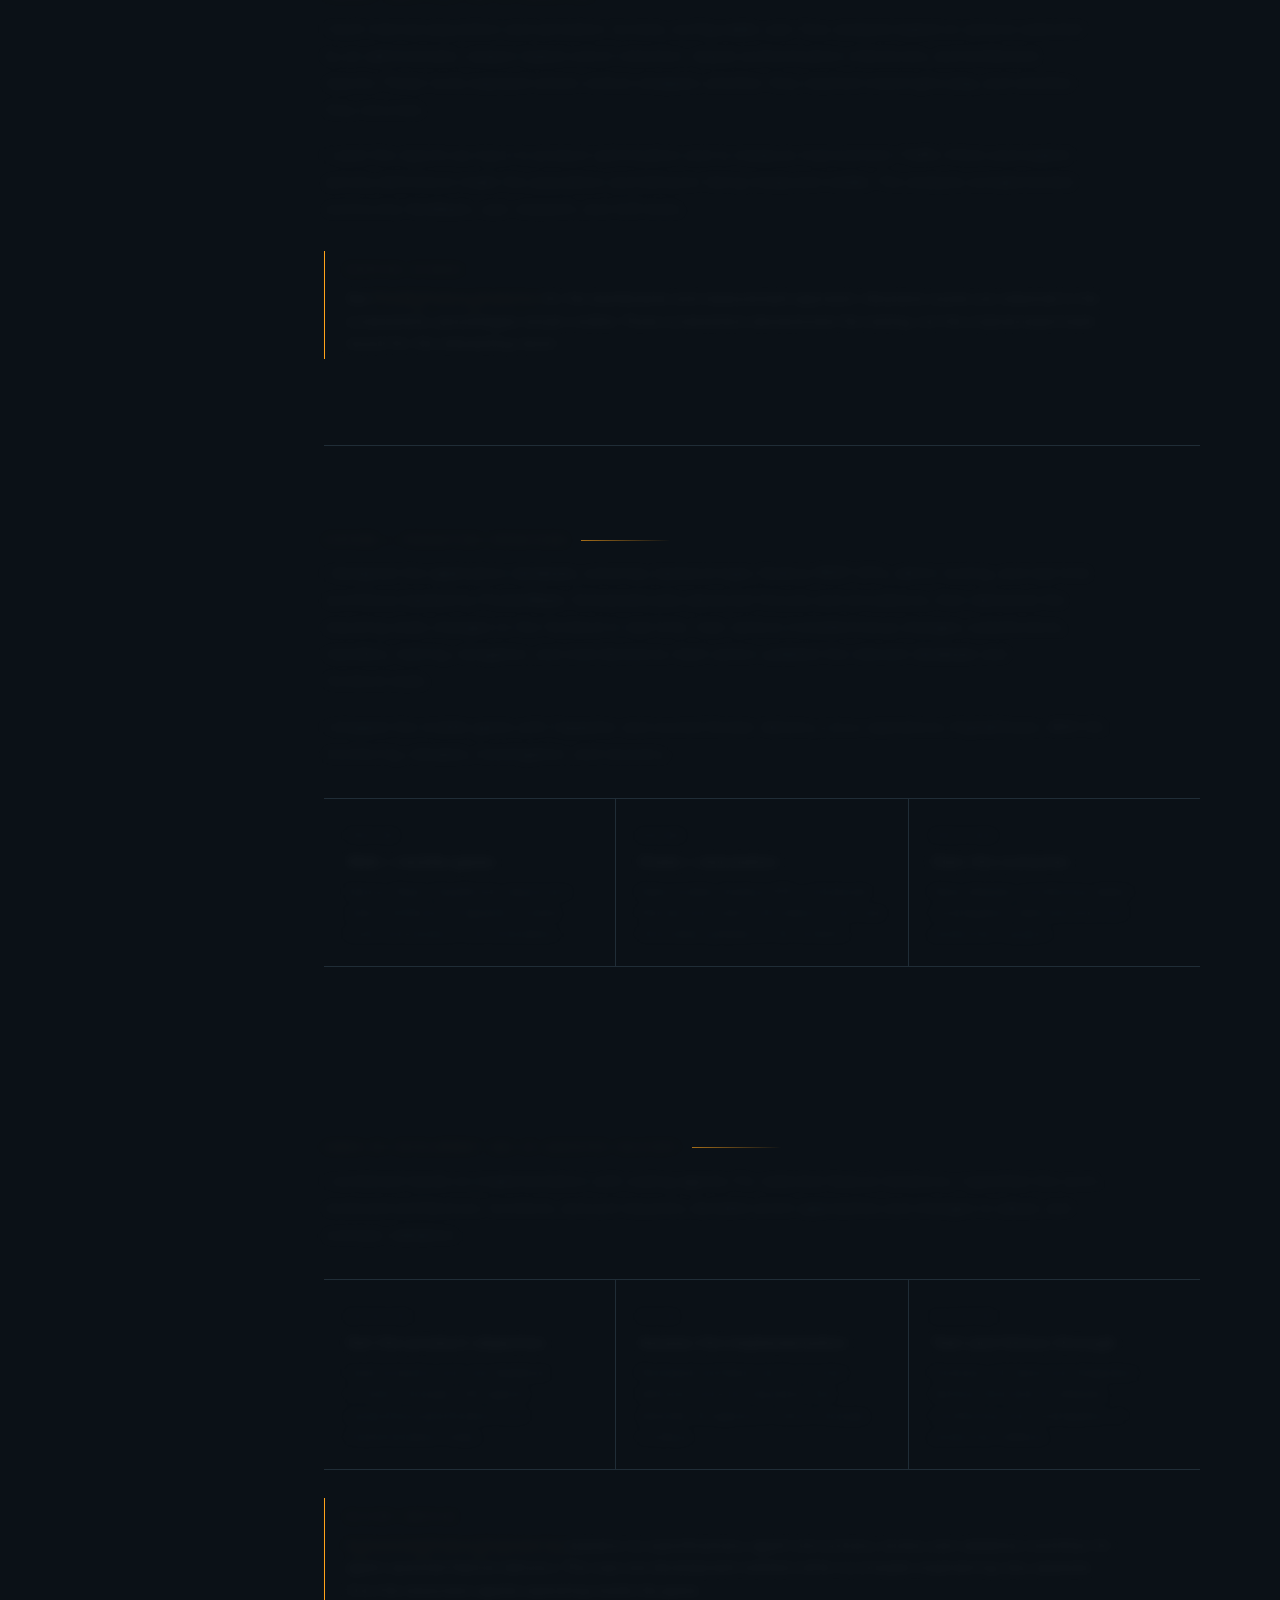
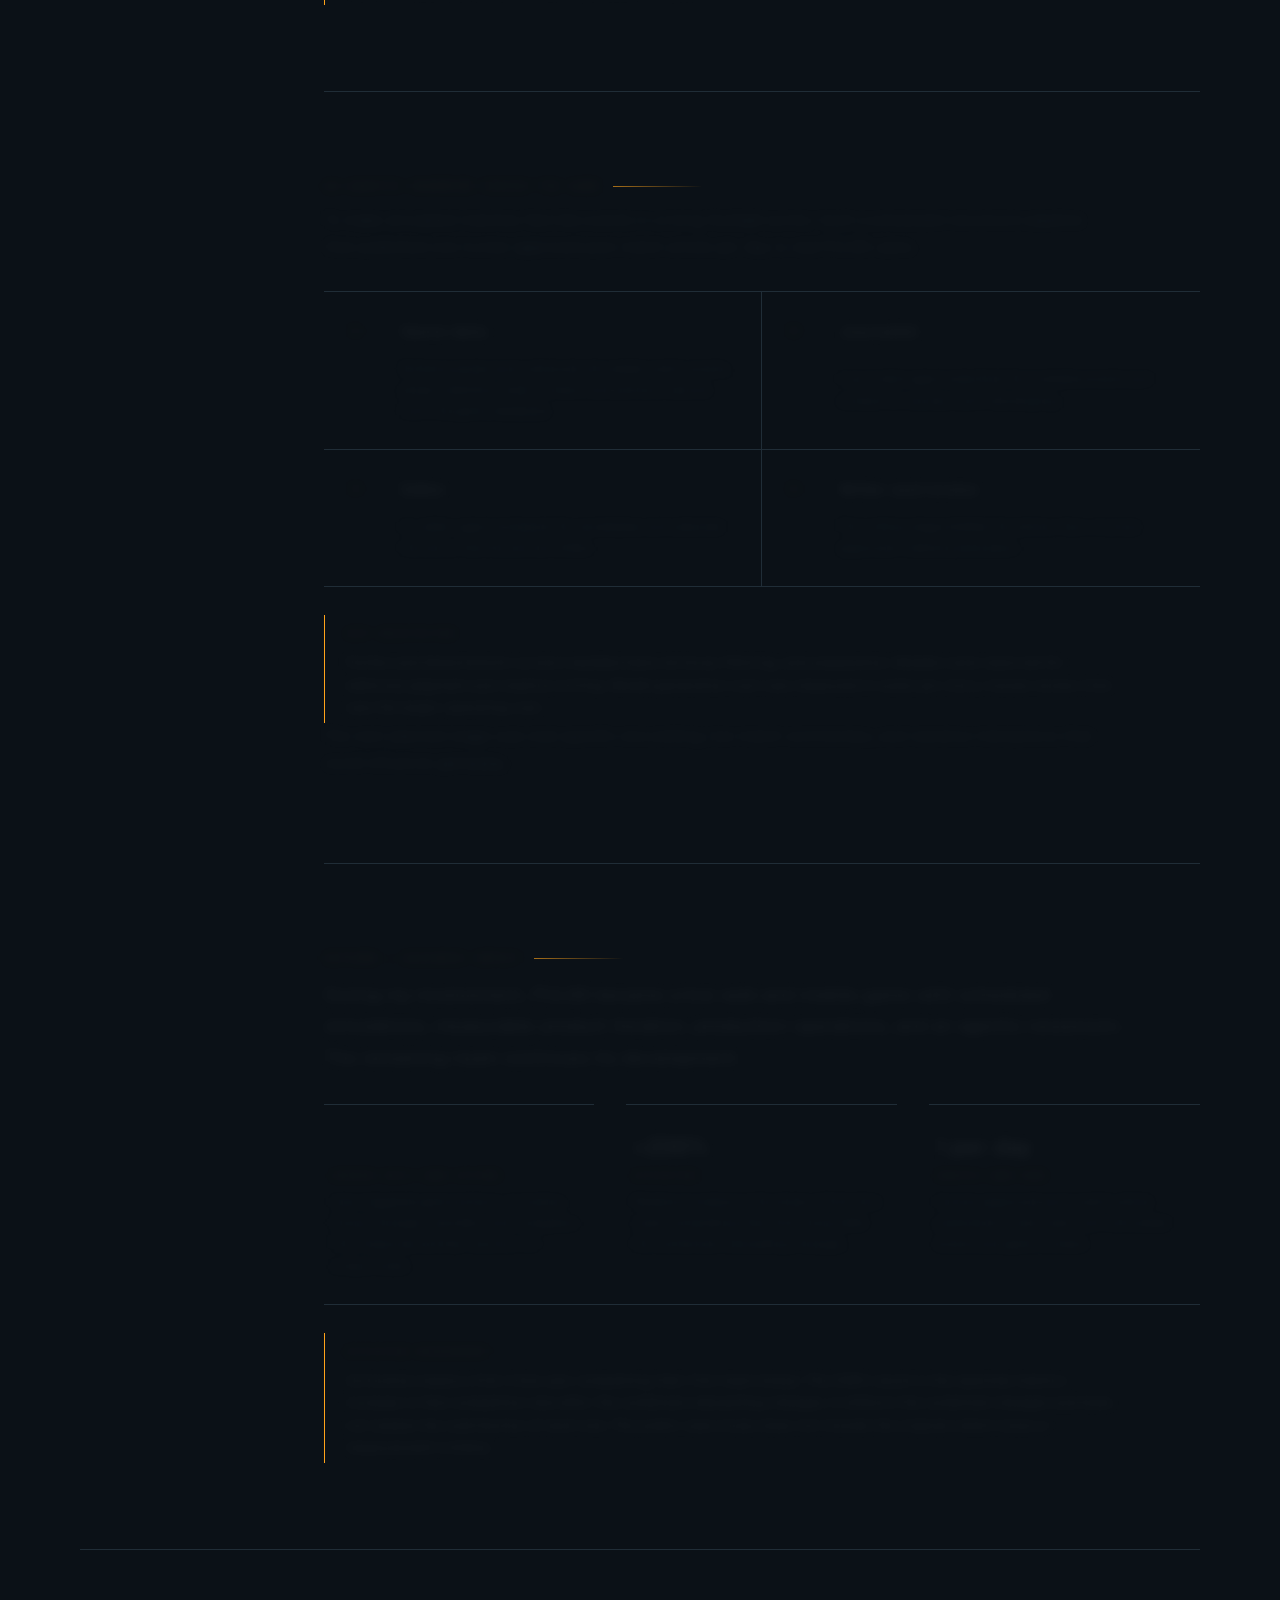
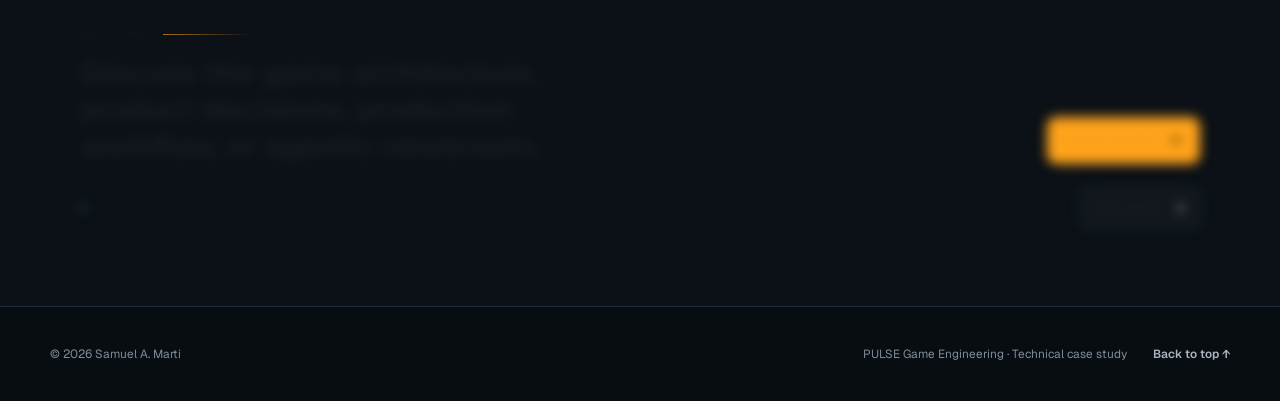
<file: projects/pulse-product/index.html>
<!doctype html>
<html lang="en">
<head>
    <meta charset="UTF-8">
    <meta name="viewport" content="width=device-width, initial-scale=1.0">
<meta name="description" content="How Samuel A. Marti built and operated PULSE: hands-on full stack implementation, transactional data workflows, product analytics, production operations, and AI assisted delivery.">
    <meta name="theme-color" content="#0d1218">
<meta property="og:title" content="PULSE Game Engineering | Samuel A. Marti">
    <meta property="og:description" content="Hands-on engineering of a live web and mobile product, including reusable lineup architecture, transactional updates, product analytics, and production operations.">
    <meta property="og:type" content="article">
    <meta property="og:url" content="https://utrehd.github.io/projects/pulse-product/">
    <meta property="og:image" content="https://utrehd.github.io/projects/pulse-product/assets/pulse-lineup-workspace-20261015.webp">
<meta property="og:image:alt" content="Current PULSE desktop lineup workspace">
    <meta name="twitter:card" content="summary_large_image">
<meta name="twitter:title" content="PULSE Game Engineering | Samuel A. Marti">
    <meta name="twitter:description" content="Hands-on engineering of a live web and mobile product, including reusable lineup architecture, transactional updates, product analytics, and production operations.">
    <meta name="twitter:image" content="https://utrehd.github.io/projects/pulse-product/assets/pulse-lineup-workspace-20261015.webp">
    <link rel="canonical" href="https://utrehd.github.io/projects/pulse-product/">
<title>PULSE Game Engineering | Samuel A. Marti</title>
    <link rel="icon" href="../../favicon.svg" type="image/svg+xml">
    <link rel="preconnect" href="https://fonts.googleapis.com">
    <link rel="preconnect" href="https://fonts.gstatic.com" crossorigin>
<link href="https://fonts.googleapis.com/css2?family=Geist+Mono:wght@500;600&amp;family=Geist:wght@400;500;600;700&amp;display=swap" rel="stylesheet">
    <script>document.documentElement.classList.add('js');</script>
    <link rel="stylesheet" href="../../styles.css?v=20260913-1">
    <link rel="stylesheet" href="../case-study.css?v=20260819-28">
    <script src="../../script.js?v=20260819-20" defer></script>
</head>
<body class="case-page">
    <a class="skip-link" href="#paper">Skip to case study</a>
    <header class="site-header case-header" data-header>
        <div class="shell header-inner">
            <a class="brand" href="../../" aria-label="Samuel A. Marti portfolio home">
                <span class="brand-mark" aria-hidden="true">
                    <img src="../../assets/samuel-marti-header.webp" alt="" width="42" height="42">
                </span>
                <span>
                    <strong>Samuel A. Marti</strong>
                    <small>Full stack · Edge · Industrial</small>
                </span>
            </a>
            <button class="menu-button" type="button" aria-expanded="false" aria-controls="primary-navigation" aria-label="Open navigation">
                <span></span>
                <span></span>
                <span></span>
            </button>
            <nav class="primary-nav" id="primary-navigation" aria-label="Case study navigation" data-navigation>
                <a href="#summary">Summary</a>
                <a href="#game">Game</a>
                <a href="#analytics">Analytics</a>
                <a href="#systems">Systems</a>
                <a href="#outcome">Outcome</a>
                <a class="nav-contact" href="../../#work">Selected work</a>
            </nav>
        </div>
    </header>

    <main id="paper">
        <article class="paper-shell">
            <header class="paper-title-block">
                <div class="paper-kicker-row"><a class="paper-back-link" href="../../#work"><span aria-hidden="true">←</span> Selected work</a><a class="button button-secondary paper-next-link" href="../connected-machine-platform/" aria-label="Next case study: Factory of the Future">Next project <span aria-hidden="true">→</span></a></div>
                <div class="paper-active-head paper-active-head-hero"><span class="paper-active-label">Full stack game · Product analytics · Agentic newsroom</span></div>
                <h1>PULSE Game Engineering</h1>
<p class="paper-thesis">I co-founded, built, and operated PULSE, a live football management game for web and mobile. My work combined hands-on software implementation, architecture, product analytics, and production operations. I also used coding agents for selected feature iterations under my specification, review, and validation. My involvement ended in 2026; the remaining team continues developing the game.</p>
                <dl class="paper-meta">
<div><dt>Role</dt><dd>Founding Full Stack Engineer</dd></div>
                    <div><dt>Context</dt><dd>Live web and mobile game</dd></div>
<div><dt>Period</dt><dd>2024 to 2026</dd></div>
                    <div><dt>Status</dt><dd>My involvement ended in 2026 · Development continues</dd></div>
                </dl>
                <ul class="paper-skills" aria-label="Skills and technologies used"><li>React</li><li>Next.js</li><li>TypeScript</li><li>Node.js</li><li>REST APIs</li><li>PocketBase</li><li>Capacitor</li><li>Real time updates</li><li>Docker</li><li>AWS S3</li><li>Linux</li><li>Funnel analysis</li><li>Cohort retention</li><li>A/B testing</li><li>Coding agent direction</li><li>Pull request review</li><li>Unit and integration testing</li><li>Agentic newsroom</li></ul>
            </header>

            <div class="paper-layout">
                <aside class="paper-toc" aria-label="On this page"><p>On this page</p><ol><li><a href="#summary">Executive Summary</a></li><li><a href="#implementation">Hands-On Implementation</a></li><li><a href="#game">Game and UX</a></li><li><a href="#analytics">Product Analytics</a></li><li><a href="#systems">Systems and Operations</a></li><li><a href="#engineering">Engineering Workflow</a></li><li><a href="#agents">Agentic Newsroom</a></li><li><a href="#outcome">Outcome</a></li></ol></aside>
                <div class="paper-body">
                    <section class="paper-section executive-summary" id="summary" aria-labelledby="summary-title">
                        <div>
                            <div class="paper-active-head"><h2 class="paper-active-label" id="summary-title">Executive Summary</h2></div>
<p class="summary-lede">PULSE was built to make online football management feel like a living world rather than a collection of menus and statistics. The game combined a persistent football world, scheduled fixtures and simulations, real time frontend updates, mobile delivery, and AI generated post match news grounded in game data.</p>
<p>I personally implemented reusable lineups and a transactional fix for reward and streak consistency. These examples required explicit decisions about shared templates, independent match state, atomic updates, and failure handling. My broader responsibilities included data models, APIs, testing, release, monitoring, defect investigation, data recovery, and user support. I also built the internal analytics used to prioritize product changes and measure improvement.</p>
<div class="summary-proof" aria-label="Executive proof points"><div><strong>28k</strong><span>average daily game actions</span></div><div><strong>+236%</strong><span>first lineup completion</span></div><div><strong>Concept to live</strong><span>game ownership</span></div></div>
                        </div>
                    </section>

                    <section class="paper-section" id="implementation" aria-labelledby="implementation-title">
                        <div>
                            <div class="paper-active-head"><h2 class="paper-active-label" id="implementation-title">Hands-On Implementation: Reusable Lineups</h2></div>
                            <p>Users needed to reuse a team lineup across upcoming matches while retaining the ability to make changes for one match. I personally implemented a workflow that kept templates linked until a match needed its own state.</p>
                            <div class="solution-components">
                                <article><p>Reuse</p><h3>Keep the template linked</h3><p>Upcoming matches referenced the reusable lineup so template changes remained available until a match-specific edit.</p></article>
                                <article><p>Isolation</p><h3>Copy on a match edit</h3><p>A transactional copy-on-write operation created independent state for a match-specific change.</p></article>
                                <article><p>Preparation</p><h3>Freeze the match snapshot</h3><p>Match preparation froze an independent snapshot to preserve the state used for that match.</p></article>
                            </div>
                            <p>I also fixed a consistency defect where a reward claim could persist without its corresponding streak update. I put both writes in one transaction and verified persisted state. Unsafe resets were rejected when legacy records disagreed; historical repair remained separate work. The merged implementations included regression tests.</p>
                        </div>
                    </section>

                    <section class="paper-section" id="game" aria-labelledby="game-title">
                        <div>
<div class="paper-active-head"><h2 class="paper-active-label" id="game-title">Game and Pixel Level UX</h2></div>
                            <p>The game covered scheduling, leagues, cups, tactics, player development, reports, transfers, and support tooling. I designed the responsive behavior and iterated individual screens using game instrumentation, funnel analysis, A/B tests, community feedback, and direct observation of user friction.</p>
                            <div class="product-artifact-grid">
                                <figure class="dashboard-figure"><a class="dashboard-image-link" href="assets/pulse-lineup-workspace-20261015.webp" target="_blank" rel="noopener"><img src="assets/pulse-lineup-workspace-20261015.webp" alt="Current PULSE desktop lineup workspace with squad values, lineup templates, tactics, substitutes, and player selection" width="1892" height="976" loading="lazy" decoding="async"></a><figcaption><span>Current desktop workspace</span><p>The lineup interface in October 2026, showing squad values, lineup templates, tactics, substitutes, and player selection.</p></figcaption></figure>
                                <figure class="dashboard-figure product-mobile-figure"><a class="dashboard-image-link" href="assets/pulse-mobile.webp" target="_blank" rel="noopener"><img src="assets/pulse-mobile.webp" alt="PULSE mobile screens showing fixtures and lineup workflows" loading="lazy" decoding="async"></a><figcaption><span>Mobile game</span><p>The same live club across mobile fixtures, results, and lineup decisions.</p></figcaption></figure>
                            </div>
<aside class="paper-callout"><span>Measured game decision</span><p>Research and feedback led me to defer registration until after initial play, replace the tutorial with a milestone system, and adjust the pace of actions. Coding agents implemented the changes under my direction. Together, the onboarding changes increased the share of first time users completing their first lineup by 236%, a relative improvement rather than a percentage point increase.</p></aside>
                        </div>
                    </section>

                    <section class="paper-section" id="analytics" aria-labelledby="analytics-title">
                        <div>
                            <div class="paper-active-head"><h2 class="paper-active-label" id="analytics-title">Product Analytics for Optimization</h2></div>
                            <p>I built internal acquisition and activation funnels, configurable user flow analysis based on actions selected by an administrator, season based cohort retention, repeat authentication milestones, and bottleneck reports. These tools exposed where visitors stopped, whether they reached meaningful play, and whether they returned.</p>
                            <p>I used the reports as input to product optimization and to measure improvement. Traffic filters and explicit activity definitions made the population and behavior being measured visible. The analysis complemented community feedback, user research, and A/B tests.</p>
                            <aside class="paper-callout"><span>Reporting evidence</span><p>See <a href="../pulse-product-analytics/">PULSE Product Analytics</a> for the dashboards and measurement approach. Absolute counts are redacted in the screenshots; percentages remain visible. Those screenshots demonstrate the tooling, not the original experiment record for the onboarding result.</p></aside>
                        </div>
                    </section>

                    <section class="paper-section solution-section" id="systems" aria-labelledby="systems-title">
                        <div>
                            <div class="paper-active-head"><h2 class="paper-active-label" id="systems-title">Systems + Production Operations</h2></div>
<p>I designed the application database, schemas, backend logic, Node.js REST APIs, admin tooling, and real time workflows backed by PocketBase. Scheduled jobs advanced fixtures and simulations, then delivered the resulting state changes to the frontend in real time. User actions included lineup changes, substitutions, transfers, training, navigation, and club decisions. Each action updated the relevant database and frontend state.</p>
<p>I shipped the mobile game with Capacitor and owned Docker delivery, Linux operations, DigitalOcean, AWS S3, monitoring, releases, investigation, and recovery.</p>
                            <div class="solution-components">
<article><p>Frontend</p><h3>Web + mobile game</h3><p>Next.js, React, TypeScript, responsive web workflows, a Capacitor mobile build, and product instrumentation.</p></article>
<article><p>Backend</p><h3>State + simulation</h3><p>Data models, Node.js APIs, scheduled fixtures and match simulations, plus real time state updates to the frontend.</p></article>
                                <article><p>Operations</p><h3>Own the outcome</h3><p>Daily releases, monitoring, defect investigation, data recovery, and production support.</p></article>
                            </div>
                        </div>
                    </section>

                    <section class="paper-section" id="engineering" aria-labelledby="engineering-title">
                        <div>
                            <div class="paper-active-head"><h2 class="paper-active-label" id="engineering-title">Hands-On Development and AI Assisted Delivery</h2></div>
                            <p>I combined hands-on implementation with coding agents. For selected feature iterations, I specified the work, reviewed architecture, functions, and pull requests, decided which approaches and changes to adopt, and oversaw validation.</p>
                            <div class="solution-components">
                                <article><p>Definition</p><h3>Set the product objective</h3><p>Used analytics and user feedback to frame changes, with agents supporting specifications and implementation steps.</p></article>
                                <article><p>Review</p><h3>Assess the implementation</h3><p>Reviewed architectural fit, function behavior, and pull requests, then directed the agents on which changes to adopt.</p></article>
                                <article><p>Validation</p><h3>Test and follow through</h3><p>Oversaw unit tests and integration testing, followed by releases, monitoring, and investigation of production defects.</p></article>
                            </div>
                            <aside class="paper-callout"><span>Delivery workflow</span><p><a href="../ai-assisted-product-engineering/">AI Assisted Product Engineering</a> explains my specifications, agent instructions, review, and validation workflow for agent-assisted feature delivery. This was one development method within my broader engineering role, separate from the newsroom agents operating inside the game.</p></aside>
                        </div>
                    </section>

                    <section class="paper-section" id="agents" aria-labelledby="agents-title">
                        <div>
                            <div class="paper-active-head"><h2 class="paper-active-label" id="agents-title">An Agentic Newsroom Inside the Game</h2></div>
                            <p>To make simulated matches feel like events in a living football world, I built a scheduled newsroom pipeline that published one human approved post match article per day to real PULSE users.</p>
                            <div class="problem-grid">
                                <article><span>01</span><h3>Game data</h3><p>Schema aware tools retrieved simulated match events, player statistics, team context, and previous results from the game database.</p></article>
                                <article><span>02</span><h3>Journalist</h3><p>A journalist agent searched the available events and context for stories worth developing.</p></article>
                                <article><span>03</span><h3>Editor</h3><p>An editor agent reviewed the candidates and selected the story that should be written.</p></article>
                                <article><span>04</span><h3>Writer and review</h3><p>The writing stage drafted the article, then a human approved it before publication.</p></article>
                            </div>
                            <aside class="paper-callout"><span>Cost architecture</span><p>Python and deterministic scripts handled data retrieval, filtering, and preparation. Models were reserved for editorial judgment and creative writing. Model generation cost was measured in cents per story; human review time was the larger operating cost.</p></aside>
                            <p>The next planned stage was club specific storytelling, live match commentary, and narrative interactions that could influence gameplay.</p>
                        </div>
                    </section>

                    <section class="paper-section outcome-section" id="outcome" aria-labelledby="outcome-title">
                        <div>
<div class="paper-active-head"><h2 class="paper-active-label" id="outcome-title">Outcome + Business Impact</h2></div>
<p class="summary-lede">During my involvement, PULSE became a live web and mobile game with scheduled simulations, measurable product iteration, production operations, and an agentic newsroom. The remaining team continues its development.</p>
                            <div class="outcome-grid outcome-grid-three">
<article><strong>28,000</strong><span>Average daily game actions</span><p>User triggered game actions, including lineup changes, transfers, and navigation. This measures activity volume, not unique users.</p></article>
<article><strong>+236%</strong><span>Activation</span><p>Relative increase in the share of first time users completing their first lineup after the combined onboarding changes.</p></article>
<article><strong>1 per day</strong><span>Agentic game news</span><p>Human approved post match article published to real users from simulated events and game context.</p></article>
                            </div>
                            <aside class="paper-callout"><span>Activation measurement</span><p>Activation means a first-time user completing their first team lineup. The 236% result is the reported relative increase in that completion rate after the combined onboarding changes. It reflects the combined changes and does not isolate the contribution of each one. The public case study does not include the original cohort sizes or measurement window.</p></aside>
                        </div>
                    </section>
                </div>
            </div>

            <footer class="paper-footer"><div><div class="paper-active-head"><span class="paper-active-label">Next step</span></div><h2>Discuss the game architecture, product decisions, production workflow, or agentic newsroom.</h2></div><div class="paper-footer-actions"><a class="button button-primary" href="mailto:samuel.a@marti.to">Email Samuel <span aria-hidden="true">→</span></a></div></footer>
            <nav class="case-pagination" aria-label="Case study navigation">
                <a class="paper-back-link" href="../../#work"><span aria-hidden="true">←</span> Selected work</a>
                <a class="button button-secondary paper-next-link" href="../connected-machine-platform/" aria-label="Next case study: Factory of the Future">Next project <span aria-hidden="true">→</span></a>
            </nav>
        </article>
    </main>
    <footer class="site-footer case-site-footer"><div class="shell footer-inner"><p>© <span data-year></span> Samuel A. Marti</p><p>PULSE Game Engineering · Technical case study</p><a href="#paper">Back to top ↑</a></div></footer>
</body>
</html>
</file>
<file: styles.css>
:root {
    --bg: #0b1117;
    --bg-deep: #080d12;
    --paper: #101820;
    --paper-raised: #131e27;
    --paper-soft: #0d151c;
    --surface: #171f29;
    --surface-strong: #1f2935;
    --line: #2d3b47;
    --line-soft: #202d37;
    --text: #f4f5f3;
    --body: #d4d9dd;
    --muted: #abb5be;
    --quiet: #7f8d99;
    --subtle: #7f8d99;
    --orange: #ffa31a;
    --orange-soft: #ffc263;
    --orange-dark: #7c4d09;
    --blue: #4fc3ed;
    --green: #63d985;
    --h1-letter-spacing: 0.01em;
    --font-display: "Geist", system-ui, sans-serif;
    --font-body: "Geist", system-ui, sans-serif;
    --font-mono: "Geist Mono", ui-monospace, "Cascadia Code", monospace;
    --shadow: 0 28px 80px rgba(0, 0, 0, 0.28);
    --radius: 16px;
    --header-height: 72px;
}

*,
*::before,
*::after {
    box-sizing: border-box;
}

html {
    max-width: 100%;
    overflow-x: hidden;
    overflow-x: clip;
    overscroll-behavior-y: none;
    scroll-behavior: smooth;
    scroll-padding-top: calc(var(--header-height) + 24px);
}

body {
    margin: 0;
    min-width: 320px;
    overflow-x: hidden;
    overflow-x: clip;
    overscroll-behavior-y: none;
    background: var(--bg);
    color: var(--body);
    font-family: var(--font-body);
    font-size: 16px;
    line-height: 1.68;
    -webkit-font-smoothing: antialiased;
}

body:not(.case-page) {
    padding-top: var(--header-height);
}

img,
svg {
    display: block;
    max-width: 100%;
}

a {
    color: inherit;
    text-decoration: none;
}

button,
a {
    -webkit-tap-highlight-color: transparent;
}

button {
    font: inherit;
}

::selection {
    background: rgba(255, 163, 26, 0.28);
    color: var(--text);
}

.shell {
    width: min(1180px, calc(100% - 48px));
    margin-inline: auto;
}

.skip-link {
    position: fixed;
    top: 12px;
    left: 12px;
    z-index: 100;
    padding: 10px 14px;
    border-radius: 8px;
    background: var(--orange);
    color: #161006;
    font-family: var(--font-display);
    font-weight: 700;
    transform: translateY(-160%);
}

.skip-link:focus {
    transform: translateY(0);
}

:focus-visible {
    outline: 3px solid var(--orange-soft);
    outline-offset: 4px;
}

/* Shared header */

.site-header {
    position: fixed;
    top: 0;
    right: 0;
    left: 0;
    z-index: 50;
    height: var(--header-height);
    border-bottom: 1px solid transparent;
    background: rgba(11, 17, 23, 0.82);
    backdrop-filter: blur(18px);
    transition: border-color 180ms ease, background 180ms ease;
}

.site-header.is-scrolled {
    border-color: var(--line-soft);
    background: rgba(9, 14, 19, 0.95);
}

.header-inner {
    display: flex;
    align-items: center;
    justify-content: space-between;
    height: 100%;
}

.brand {
    display: inline-flex;
    align-items: center;
    gap: 11px;
    min-width: 0;
}

.brand-mark {
    width: 42px;
    height: 42px;
    flex: 0 0 42px;
    overflow: hidden;
    border: 1px solid rgba(255, 163, 26, 0.75);
    border-radius: 50%;
    background: var(--paper-raised);
    box-shadow: 0 0 0 4px rgba(255, 163, 26, 0.06);
}

.brand-mark img {
    width: 100%;
    height: 100%;
    object-fit: cover;
}

.brand strong,
.brand small {
    display: block;
}

.brand strong {
    color: var(--text);
    font-family: var(--font-display);
    font-size: 0.95rem;
    font-weight: 600;
    letter-spacing: 0.02em;
    line-height: 1.2;
}

.brand small {
    margin-top: 2px;
    color: var(--quiet);
    font-size: 0.65rem;
    font-weight: 600;
    letter-spacing: 0.09em;
    line-height: 1.2;
    text-transform: uppercase;
}

.primary-nav {
    display: flex;
    align-items: center;
    gap: 8px;
}

.primary-nav a {
    padding: 9px 12px;
    border-radius: 8px;
    color: var(--muted);
    font-family: var(--font-display);
    font-size: 0.82rem;
    font-weight: 600;
    letter-spacing: 0.04em;
    transition: color 160ms ease, background 160ms ease;
}

.primary-nav a:hover,
.primary-nav a[aria-current="true"] {
    background: rgba(255, 255, 255, 0.04);
    color: var(--text);
}

.primary-nav .nav-contact {
    margin-left: 8px;
    border: 1px solid var(--orange-dark);
    background: rgba(255, 163, 26, 0.07);
    color: var(--orange-soft);
}

.primary-nav .nav-contact:hover {
    border-color: var(--orange);
    background: rgba(255, 163, 26, 0.12);
    color: var(--orange-soft);
}

.menu-button {
    display: none;
    width: 46px;
    height: 46px;
    padding: 0;
    border: 1px solid var(--line);
    border-radius: 9px;
    background: var(--paper);
    cursor: pointer;
}

.menu-button span {
    display: block;
    width: 20px;
    height: 2px;
    margin: 4px auto;
    border-radius: 999px;
    background: var(--text);
    transition: opacity 160ms ease, transform 180ms ease;
}

.menu-button[aria-expanded="true"] span:nth-child(1) {
    transform: translateY(6px) rotate(45deg);
}

.menu-button[aria-expanded="true"] span:nth-child(2) {
    opacity: 0;
}

.menu-button[aria-expanded="true"] span:nth-child(3) {
    transform: translateY(-6px) rotate(-45deg);
}

/* Paper shell and title */

main {
    padding-block: 34px 72px;
}

.home-paper {
    position: relative;
    overflow: hidden;
    border: 1px solid var(--line);
    border-radius: 14px;
    background: var(--paper);
}

.portfolio-title-block {
    padding: 28px 42px 0;
}

.portfolio-kicker-row {
    display: flex;
    align-items: center;
    justify-content: space-between;
    gap: 16px;
    padding-bottom: 24px;
    border-bottom: 1px solid var(--line-soft);
    color: var(--quiet);
    font-family: var(--font-display);
    font-size: 0.69rem;
    font-weight: 600;
    letter-spacing: 0.13em;
    text-transform: uppercase;
}

.availability {
    display: inline-flex;
    align-items: center;
    gap: 8px;
    color: var(--muted);
    text-align: right;
}

.availability i {
    display: block;
    flex: 0 0 8px;
    width: 8px;
    height: 8px;
    border-radius: 50%;
    background: var(--green);
    box-shadow: none;
}

.portfolio-intro-grid {
    display: grid;
    grid-template-columns: minmax(0, 1fr);
    gap: 0;
    align-items: center;
    padding-block: clamp(38px, 5vw, 58px);
}

.portfolio-intro {
    max-width: 900px;
}

.paper-active-head {
    display: inline-flex;
    align-items: center;
    min-height: 0;
    padding: 0;
}

.paper-active-label {
    margin: 0;
    color: var(--orange-soft);
    font-family: var(--font-display);
    font-size: 0.75rem;
    font-weight: 600;
    letter-spacing: 0.14em;
    line-height: 1.2;
    text-transform: uppercase;
}

.portfolio-intro .paper-active-label {
    width: max-content;
    max-width: 100%;
    color: var(--text);
    font-family: var(--font-display);
    font-size: clamp(1.02rem, 2vw, 1.28rem);
    font-weight: 600;
    letter-spacing: 0.13em;
    line-height: 1.18;
    text-align: left;
}

.intro-capability {
    display: flex;
    flex-direction: column;
    align-items: flex-start;
    gap: 0.34em;
    margin-inline: auto;
}

.intro-capability-phrase {
    display: block;
    width: 100%;
    white-space: nowrap;
}

.portfolio-intro .paper-active-head {
    display: flex;
    width: 100%;
    align-items: center;
    justify-content: center;
    margin-bottom: clamp(18px, 2.5vw, 24px);
}

.portfolio-thesis {
    max-width: 680px;
    margin: 0 auto;
    color: var(--body);
    font-size: clamp(1rem, 1.35vw, 1.08rem);
    letter-spacing: 0.01em;
    line-height: 1.72;
    text-align: left;
    text-wrap: pretty;
}

.portfolio-thesis + .portfolio-thesis {
    margin-top: clamp(12px, 1.5vw, 16px);
}

.portfolio-intro .portfolio-kicker-row {
    margin-top: clamp(20px, 3vw, 28px);
    padding-top: clamp(16px, 2vw, 20px);
    padding-bottom: 0;
    border-top: 1px solid var(--line-soft);
    border-bottom: 0;
}

.button {
    display: inline-flex;
    align-items: center;
    justify-content: center;
    gap: 10px;
    min-height: 46px;
    padding: 11px 18px;
    border: 1px solid transparent;
    border-radius: 9px;
    font-family: var(--font-display);
    font-size: 0.84rem;
    font-weight: 600;
    letter-spacing: 0.035em;
    transition: border-color 160ms ease, background 160ms ease, color 160ms ease, transform 160ms ease;
}

.button:hover {
    transform: translateY(-2px);
}

.button-primary {
    border-color: var(--orange);
    background: var(--orange);
    color: #1b1206;
}

.button-primary:hover {
    border-color: var(--orange-soft);
    background: var(--orange-soft);
}

.button-secondary {
    border-color: var(--line);
    background: rgba(255, 255, 255, 0.025);
    color: var(--text);
}

.button-secondary:hover {
    border-color: #52616d;
    background: rgba(255, 255, 255, 0.05);
}

/* Paper sections */

.home-section {
    display: block;
    padding: clamp(56px, 7vw, 82px) 42px;
    border-top: 1px solid var(--line);
}

.section-number {
    margin: 3px 0 0;
    color: var(--quiet);
    font-family: var(--font-display);
    font-size: 0.72rem;
    font-weight: 600;
    letter-spacing: 0.14em;
}

.section-content {
    min-width: 0;
}

.section-heading {
    display: block;
    margin-bottom: 34px;
}

.section-heading .paper-active-head {
    margin-bottom: 14px;
}

.section-heading p {
    max-width: 690px;
    margin: 0;
    color: var(--body);
    font-size: 0.98rem;
    line-height: 1.7;
}

/* Career story */

.story-section {
    padding-block: clamp(48px, 6vw, 68px);
}

.story-section .section-heading {
    margin-bottom: 0;
}

.story-section .story-short {
    max-width: 860px;
    color: var(--text);
    font-size: 1.05rem;
    line-height: 1.72;
}

.story-details {
    max-width: 860px;
    margin-top: 24px;
    border-block: 1px solid var(--line-soft);
}

.story-details summary {
    display: flex;
    min-height: 52px;
    align-items: center;
    justify-content: space-between;
    gap: 16px;
    color: var(--orange-soft);
    cursor: pointer;
    font-family: var(--font-display);
    font-size: 0.82rem;
    font-weight: 600;
    letter-spacing: 0.04em;
    list-style: none;
}

.story-details summary::-webkit-details-marker {
    display: none;
}

.story-details summary::after {
    color: var(--muted);
    content: "↓";
    font-size: 0.95rem;
    font-weight: 400;
}

.story-details[open] summary::after {
    content: "↑";
}

.story-long {
    max-width: 820px;
    padding: 4px 0 28px;
}

.story-long p {
    margin: 0;
    color: var(--body);
    font-size: 0.94rem;
    line-height: 1.76;
}

.story-long p + p {
    margin-top: 14px;
}

.story-chapter {
    padding: 24px 0 2px;
}

.story-chapter + .story-chapter {
    margin-top: 22px;
    border-top: 1px solid var(--line-soft);
}

.story-chapter .story-era {
    margin-bottom: 7px;
    color: var(--muted);
    font-family: var(--font-display);
    font-size: 0.72rem;
    font-weight: 600;
    letter-spacing: 0.08em;
    line-height: 1.45;
    text-transform: uppercase;
}

.story-chapter h3 {
    margin: 0 0 11px;
    color: var(--text);
    font-family: var(--font-display);
    font-size: 1.05rem;
    font-weight: 600;
    line-height: 1.35;
}

.story-long a {
    color: var(--orange-soft);
    text-decoration-color: color-mix(in srgb, var(--orange-soft) 45%, transparent);
    text-underline-offset: 0.2em;
}

.story-long a:hover,
.story-long a:focus-visible {
    text-decoration-color: currentColor;
}

.story-chapter .story-people {
    margin-top: 12px;
    color: var(--muted);
    font-size: 0.82rem;
    line-height: 1.62;
}

.story-people span {
    margin-right: 7px;
    color: var(--body);
    font-family: var(--font-display);
    font-size: 0.68rem;
    font-weight: 600;
    letter-spacing: 0.07em;
    text-transform: uppercase;
}

/* Engineering philosophy */

.philosophy-section .section-heading {
    margin-bottom: 40px;
}

.philosophy-section .section-heading > p {
    max-width: 900px;
}

.principle-accordions {
    position: relative;
    isolation: isolate;
    border-top: 1px solid var(--line);
}

.principle-accordion {
    border-bottom: 1px solid var(--line);
}

.principle-accordion summary {
    display: grid;
    min-height: 64px;
    grid-template-columns: 34px minmax(0, 1fr) auto;
    align-items: center;
    gap: 14px;
    cursor: pointer;
    list-style: none;
}

.principle-accordion summary::-webkit-details-marker {
    display: none;
}

.principle-number {
    color: var(--orange-soft);
    font-family: var(--font-mono);
    font-size: 0.67rem;
    font-weight: 600;
    letter-spacing: 0.08em;
}

.principle-title {
    color: var(--text);
    font-family: var(--font-display);
    font-size: 1rem;
    font-weight: 600;
    line-height: 1.4;
}

.principle-accordion summary::after {
    color: var(--muted);
    content: "↓";
    font-size: 0.95rem;
    font-weight: 400;
}

.principle-accordion[open] summary::after {
    content: "↑";
}

.principle-accordion p {
    max-width: 900px;
    margin: 0;
    padding: 0 44px 22px 48px;
    color: var(--body);
    font-size: 0.9rem;
    line-height: 1.7;
}

.sources-details {
    max-width: 900px;
    margin-top: 22px;
    border-bottom: 1px solid var(--line);
}

.sources-details summary {
    display: flex;
    min-height: 54px;
    align-items: center;
    justify-content: space-between;
    gap: 16px;
    color: var(--orange-soft);
    cursor: pointer;
    font-family: var(--font-display);
    font-size: 0.82rem;
    font-weight: 600;
    letter-spacing: 0.04em;
    list-style: none;
}

.sources-details summary::-webkit-details-marker {
    display: none;
}

.sources-details summary::after {
    color: var(--muted);
    content: "↓";
    font-size: 0.95rem;
    font-weight: 400;
}

.sources-details[open] summary::after {
    content: "↑";
}

.sources-details p {
    max-width: 900px;
    margin: 0;
    padding: 2px 36px 22px 0;
    color: var(--body);
    font-size: 0.9rem;
    line-height: 1.7;
}

.sources-details p a {
    color: var(--orange-soft);
    text-decoration: underline;
    text-decoration-color: rgba(255, 194, 99, 0.38);
    text-underline-offset: 3px;
}

.sources-details p a:hover,
.sources-details p a:focus-visible {
    color: var(--orange-soft);
    text-decoration-color: currentColor;
}

/* Skills */

.skill-accordions {
    border-top: 1px solid var(--line);
}

.skill-accordion {
    border-bottom: 1px solid var(--line);
}

.skill-accordion summary {
    display: flex;
    min-height: 64px;
    align-items: center;
    justify-content: space-between;
    gap: 18px;
    color: var(--text);
    cursor: pointer;
    font-family: var(--font-display);
    font-size: 1rem;
    font-weight: 600;
    line-height: 1.4;
    list-style: none;
}

.skill-accordion summary::-webkit-details-marker {
    display: none;
}

.skill-accordion summary::after {
    flex: 0 0 auto;
    color: var(--muted);
    content: "↓";
    font-size: 0.95rem;
    font-weight: 400;
}

.skill-accordion[open] summary::after {
    content: "↑";
}

.skill-accordion p {
    max-width: 880px;
    margin: 0;
    padding: 0 44px 22px 0;
    color: var(--muted);
    font-size: 0.88rem;
    line-height: 1.68;
}

/* Project links */

.case-link {
    display: inline-flex;
    align-items: center;
    gap: 10px;
    color: var(--orange-soft);
    font-family: var(--font-display);
    font-size: 0.88rem;
    font-weight: 600;
    letter-spacing: 0.035em;
}

.case-link > span[aria-hidden="true"] {
    transition: transform 160ms ease;
}

.case-link:hover > span[aria-hidden="true"] {
    transform: translate(3px, -3px);
}

/* Evidence-first project showcase */

.work-section {
    background: transparent;
}

.project-showcase {
    display: grid;
    grid-template-columns: repeat(2, minmax(0, 1fr));
    gap: 18px;
}

.showcase-card {
    display: flex;
    min-width: 0;
    overflow: hidden;
    flex-direction: column;
    border: 1px solid var(--line);
    border-radius: 10px;
    background: var(--paper-soft);
}

.showcase-media {
    position: relative;
    display: block;
    height: 220px;
    min-height: 0;
    overflow: hidden;
    border-bottom: 1px solid var(--line);
    background: #081118;
}

.showcase-media img {
    width: 100%;
    height: 100%;
    min-height: 0;
    object-fit: cover;
    object-position: center;
    transition: filter 220ms ease, transform 420ms cubic-bezier(0.2, 0.8, 0.2, 1);
}

.showcase-media:hover img {
    filter: brightness(1.06);
    transform: scale(1.015);
}

.showcase-copy {
    display: flex;
    flex: 1;
    flex-direction: column;
    padding: 26px;
}

.showcase-copy h3 {
    margin: 0;
    color: var(--text);
    font-family: var(--font-display);
    font-size: clamp(1.25rem, 1.7vw, 1.5rem);
    font-weight: 600;
    letter-spacing: 0.01em;
    line-height: 1.16;
    transition: color 160ms ease;
}

.showcase-card:hover .showcase-copy h3,
.showcase-card:focus-visible .showcase-copy h3 {
    color: var(--orange-soft);
}

.showcase-copy > p {
    margin: 17px 0 0;
    color: var(--body);
    font-size: 0.9rem;
    line-height: 1.65;
}

.showcase-copy .case-link {
    min-height: 44px;
    margin-top: auto;
    padding-top: 20px;
}

/* Contact */

.home-section.contact-section {
    padding-block: clamp(40px, 5vw, 56px);
    background: transparent;
}

.contact-panel {
    width: min(100%, 760px);
    margin: 0 auto;
    padding: 26px;
    border: 1px solid var(--line);
    border-radius: 12px;
    background: var(--paper-soft);
}

.contact-panel > span {
    color: var(--orange-soft);
    font-family: var(--font-display);
    font-size: 0.72rem;
    font-weight: 600;
    letter-spacing: 0.12em;
    text-transform: uppercase;
}

.contact-panel h2 {
    margin: 11px 0 0;
    color: var(--text);
    font-family: var(--font-display);
    font-size: 1.3rem;
    font-weight: 600;
    line-height: 1.25;
}

.contact-actions {
    display: flex;
    flex-wrap: wrap;
    gap: 10px;
    margin-top: 22px;
}

/* Footer */

.site-footer {
    border-top: 1px solid var(--line-soft);
    background: #080d12;
}

.footer-inner {
    display: grid;
    grid-template-columns: 1fr auto auto;
    gap: 34px;
    align-items: center;
    min-height: 118px;
}

.footer-inner strong,
.footer-inner span {
    display: block;
}

.footer-inner strong {
    color: var(--text);
    font-family: var(--font-display);
    font-size: 0.9rem;
    font-weight: 600;
    letter-spacing: 0.03em;
}

.footer-inner span,
.footer-inner small {
    color: var(--quiet);
    font-size: 0.75rem;
}

.footer-inner [data-year] {
    display: inline;
}

.footer-links {
    display: flex;
    gap: 18px;
}

.footer-links a {
    color: var(--muted);
    font-family: var(--font-display);
    font-size: 0.74rem;
    font-weight: 600;
}

.footer-links a:hover {
    color: var(--orange-soft);
}

/* Shared case-study compatibility */

.case-page {
    font-family: var(--font-body);
}

.case-site-footer .footer-inner {
    display: flex;
    min-height: 92px;
}

.case-site-footer .footer-inner p,
.case-site-footer .footer-inner a {
    margin: 0;
}

.case-site-footer .footer-inner a {
    display: inline-flex;
    align-items: center;
    min-height: 44px;
}

/* Motion */

.js body::after {
    position: fixed;
    z-index: 40;
    right: 0;
    bottom: 0;
    left: 0;
    height: clamp(28px, 4vh, 42px);
    pointer-events: none;
    content: "";
    opacity: 1;
    background: linear-gradient(to bottom, rgba(11, 17, 23, 0), rgba(11, 17, 23, 0.12) 42%, rgba(11, 17, 23, 0.62));
    -webkit-backdrop-filter: blur(4px);
    backdrop-filter: blur(4px);
    -webkit-mask-image: linear-gradient(to bottom, transparent 0%, rgba(0, 0, 0, 0.12) 22%, rgba(0, 0, 0, 0.58) 64%, #000 100%);
    mask-image: linear-gradient(to bottom, transparent 0%, rgba(0, 0, 0, 0.12) 22%, rgba(0, 0, 0, 0.58) 64%, #000 100%);
    transition: opacity 280ms ease;
}

.js body.is-at-page-end::after {
    opacity: 0;
}

.js .typewriter-block {
    --typewriter-blur: 6px;
    filter: blur(var(--typewriter-blur));
    transition: filter 90ms linear;
}

.js .portfolio-thesis.typewriter-block {
    filter: none;
}

/* Native details sizing prevents animated text layers from crossing lesson rows on mobile. */
.js .principle-accordion .typewriter-block {
    filter: none;
}

.js .typewriter-fragment {
    display: inline !important;
    margin: 0 !important;
    padding: 0 !important;
    color: inherit !important;
    font: inherit !important;
    letter-spacing: inherit !important;
    line-height: inherit !important;
    text-transform: inherit !important;
    transform: none !important;
}

.js .typewriter-word {
    display: inline-block !important;
    margin: 0 !important;
    padding: 0 !important;
    color: inherit !important;
    font: inherit !important;
    letter-spacing: inherit !important;
    line-height: inherit !important;
    text-transform: inherit !important;
    white-space: nowrap;
    transform: none !important;
}

.js .typewriter-character {
    display: inline !important;
    margin: 0 !important;
    padding: 0 !important;
    color: inherit !important;
    font: inherit !important;
    letter-spacing: inherit !important;
    line-height: inherit !important;
    opacity: 0.05;
    text-transform: inherit !important;
    transform: none !important;
    transition: opacity 70ms linear;
}

.js summary > .typewriter-fragment {
    flex: 1 1 auto;
    min-width: 0;
}

.js .typewriter-character.is-typed,
.js .typewriter-block.is-typewriter-complete .typewriter-character {
    opacity: 1;
}

.js .portfolio-thesis .typewriter-character {
    position: relative;
    opacity: 0;
    filter: blur(0);
    transition: opacity 70ms linear, filter 90ms linear;
}

.js .portfolio-thesis .typewriter-character.is-typewriter-preview {
    opacity: 0.34;
    filter: blur(2.4px);
}

.js .portfolio-thesis .typewriter-character.is-typed,
.js .portfolio-thesis.typewriter-block.is-typewriter-complete .typewriter-character {
    opacity: 1;
    filter: none;
}

.js .typewriter-block.is-typewriter-complete {
    filter: none;
}

@keyframes typewriter-caret-blink {
    0%,
    48% {
        opacity: 1;
    }

    49%,
    100% {
        opacity: 0;
    }
}

.js .typewriter-block.is-typewriter-intro-active::after {
    display: inline-block;
    width: 0.08em;
    min-width: 1px;
    height: 0.9em;
    margin-left: 0.12em;
    vertical-align: -0.08em;
    content: "";
    background: currentColor;
    animation: typewriter-caret-blink 720ms steps(1, end) infinite;
}

.js .portfolio-thesis.typewriter-block.is-typewriter-intro-active::after {
    display: none;
}

.js .portfolio-thesis .typewriter-character.is-typewriter-cursor::after {
    position: absolute;
    bottom: 0.04em;
    left: calc(100% + 0.04em);
    width: 1px;
    height: 0.9em;
    content: "";
    background: var(--orange-soft);
    animation: typewriter-caret-blink 720ms steps(1, end) infinite;
}

.js .reveal {
    opacity: 0;
    transform: translateY(16px);
    transition: opacity 560ms ease, transform 560ms ease;
}

.js .reveal.reveal-delay {
    transition-delay: 80ms;
}

.js #featured-work.reveal {
    transition-delay: 160ms;
}

.js .reveal.is-visible {
    opacity: 1;
    transform: translateY(0);
}

.js.intro-sequence-active .home-section .reveal {
    opacity: 0;
    transform: translateY(16px);
    transition: none;
}

.js.intro-sequence-staging:not(.intro-typing-started) .site-header,
.js.intro-sequence-staging:not(.intro-typing-started) main,
.js.intro-sequence-staging:not(.intro-typing-started) .site-footer {
    opacity: 0;
    pointer-events: none;
}

.js.intro-sequence-staging .intro-capability-phrase {
    opacity: 0;
    filter: blur(5px);
    transform: translate3d(-14px, 0, 0);
    transition:
        opacity 480ms cubic-bezier(0.2, 0.8, 0.2, 1),
        filter 480ms cubic-bezier(0.2, 0.8, 0.2, 1),
        transform 480ms cubic-bezier(0.2, 0.8, 0.2, 1);
    will-change: opacity, filter, transform;
}

.js.intro-sequence-staging .intro-capability-phrase.is-visible {
    opacity: 1;
    filter: blur(0);
    transform: translate3d(0, 0, 0);
}

.js.intro-sequence-staging:not(.intro-brand-visible) .site-header {
    opacity: 0;
    transform: translateY(-8px);
    pointer-events: none;
}

.js.intro-sequence-staging:not(.intro-evidence-visible) .portfolio-kicker-row {
    opacity: 0;
    transform: translateY(8px);
}

.js.intro-sequence-staging:not(.intro-navigation-visible) .menu-button,
.js.intro-sequence-staging:not(.intro-navigation-visible) .primary-nav {
    visibility: hidden;
    opacity: 0;
    transform: translateY(-5px);
    pointer-events: none;
}

.js.intro-sequence-staging .site-header,
.js.intro-sequence-staging main,
.js.intro-sequence-staging .site-footer,
.js.intro-sequence-staging .portfolio-kicker-row,
.js.intro-sequence-staging .primary-nav,
.js.intro-sequence-staging .menu-button {
    transition: opacity 260ms ease, transform 260ms ease;
}

@media (max-width: 900px) {
    .shell {
        width: min(calc(100% - 32px), 760px);
    }

    .portfolio-title-block,
    .home-section {
        padding-inline: 28px;
    }

    .portfolio-intro-grid {
        grid-template-columns: minmax(0, 1fr);
        gap: 0;
    }

    .section-heading {
        display: block;
    }

    .project-showcase {
        grid-template-columns: 1fr;
    }

}

@media (max-width: 820px) {
    .case-page .menu-button {
        display: block;
    }

    .case-page .primary-nav {
        position: fixed;
        top: var(--header-height);
        right: 16px;
        left: 16px;
        display: grid;
        gap: 5px;
        padding: 12px;
        border: 1px solid var(--line);
        border-radius: 12px;
        background: rgba(12, 19, 25, 0.98);
        box-shadow: 0 24px 50px rgba(0, 0, 0, 0.46);
        opacity: 0;
        visibility: hidden;
        transform: translateY(-10px);
        transition: opacity 180ms ease, transform 180ms ease, visibility 0s linear 180ms;
    }

    .case-page .primary-nav.is-open {
        opacity: 1;
        visibility: visible;
        transform: translateY(0);
        transition: opacity 180ms ease, transform 180ms ease;
    }

    .case-page .primary-nav a {
        justify-content: flex-start;
    }

    .case-page .primary-nav .nav-contact {
        margin: 5px 0 0;
    }
}

@media (max-width: 720px) {
    :root {
        --header-height: 64px;
    }

    .shell {
        width: min(calc(100% - 24px), 620px);
    }

    .brand small {
        display: none;
    }

    .menu-button {
        display: block;
    }

    .primary-nav {
        position: absolute;
        top: calc(100% + 1px);
        right: 12px;
        left: 12px;
        display: none;
        align-items: stretch;
        padding: 10px;
        border: 1px solid var(--line);
        border-radius: 11px;
        background: rgba(12, 19, 25, 0.98);
        box-shadow: 0 22px 42px rgba(0, 0, 0, 0.36);
    }

    .primary-nav.is-open {
        display: grid;
    }

    .primary-nav a {
        padding: 12px;
    }

    .primary-nav .nav-contact {
        margin: 5px 0 0;
    }

    main {
        padding-block: 12px 40px;
    }

    body:not(.case-page) main {
        padding-block: 0;
    }

    .home-paper {
        width: 100%;
        border: 0;
        border-radius: 0;
    }

    .portfolio-title-block {
        padding: 22px 20px 0;
    }

    .portfolio-kicker-row {
        align-items: flex-start;
        flex-direction: column;
        gap: 8px;
        padding-bottom: 19px;
        font-size: 0.72rem;
        letter-spacing: 0.08em;
    }

    .availability {
        max-width: 100%;
        text-align: left;
        line-height: 1.5;
    }

    .portfolio-intro-grid {
        grid-template-columns: 1fr;
        gap: 0;
        padding-block: 34px 32px;
    }

    .portfolio-thesis {
        font-size: 0.95rem;
        line-height: 1.68;
    }

    .home-section {
        display: block;
        padding: 46px 20px;
    }

    .section-heading {
        margin-bottom: 24px;
    }

    .section-heading p {
        font-size: 0.93rem;
        line-height: 1.65;
    }

    .story-section {
        padding-block: 40px;
    }

    .story-section .story-short {
        font-size: 0.97rem;
        line-height: 1.68;
    }

    .story-details {
        margin-top: 20px;
    }

    .story-details summary {
        min-height: 50px;
    }

    .story-long {
        padding-bottom: 22px;
    }

    .story-long p {
        font-size: 0.92rem;
        line-height: 1.7;
    }

    .story-chapter {
        padding-top: 21px;
    }

    .story-chapter + .story-chapter {
        margin-top: 18px;
    }

    .story-chapter h3 {
        font-size: 1rem;
    }

    .story-chapter .story-people {
        font-size: 0.8rem;
    }

    .principle-accordion summary {
        min-height: 60px;
        grid-template-columns: 30px minmax(0, 1fr) auto;
        gap: 10px;
    }

    .principle-title {
        font-size: 0.96rem;
    }

    .principle-accordion p {
        padding: 0 34px 20px 40px;
        font-size: 0.86rem;
    }

    .sources-details {
        margin-top: 18px;
    }

    .sources-details summary {
        min-height: 50px;
    }

    .sources-details p {
        padding: 0 28px 20px 0;
        font-size: 0.84rem;
    }

    .skill-accordion summary {
        min-height: 60px;
        font-size: 0.96rem;
    }

    .skill-accordion p {
        padding: 0 34px 20px 0;
        font-size: 0.84rem;
    }

    .showcase-media {
        height: 150px;
        min-height: 150px;
    }

    .showcase-media img {
        min-height: 0;
    }

    .showcase-copy {
        padding: 21px 18px 23px;
    }

    .showcase-copy h3 {
        font-size: 1.35rem;
        overflow-wrap: anywhere;
    }

    .contact-actions {
        display: grid;
    }

    .contact-actions .button {
        width: 100%;
    }

    .site-footer:not(.case-site-footer) .footer-inner {
        display: flex;
        min-height: 0;
        align-items: stretch;
        flex-direction: column;
        gap: 18px;
        padding-block: 24px;
    }

    .site-footer:not(.case-site-footer) .footer-inner > div:first-child {
        display: none;
    }

    .site-footer:not(.case-site-footer) .footer-links {
        display: grid;
        width: 100%;
        grid-template-columns: repeat(2, minmax(0, 1fr));
        gap: 0;
        border-block: 1px solid var(--line-soft);
    }

    .site-footer:not(.case-site-footer) .footer-links a {
        display: flex;
        min-height: 46px;
        align-items: center;
        padding-inline: 4px;
        font-size: 0.78rem;
    }

    .site-footer:not(.case-site-footer) .footer-links a:nth-child(even) {
        justify-content: flex-end;
        text-align: right;
    }

    .site-footer:not(.case-site-footer) .footer-links a:nth-child(n + 3) {
        border-top: 1px solid var(--line-soft);
    }

    .site-footer:not(.case-site-footer) .footer-inner small {
        padding: 0;
        text-align: center;
    }

}

/* Premium interaction system */

@view-transition {
    navigation: auto;
}

@keyframes premium-page-in {
    from {
        opacity: 0;
        transform: translateY(5px);
    }

    to {
        opacity: 1;
        transform: none;
    }
}

@keyframes premium-page-out {
    from {
        opacity: 1;
    }

    to {
        opacity: 0;
    }
}

::view-transition-old(root) {
    animation: premium-page-out 140ms ease both;
}

::view-transition-new(root) {
    animation: premium-page-in 220ms cubic-bezier(0.2, 0.8, 0.2, 1) both;
}

@keyframes ambient-depth-drift {
    0%,
    100% {
        transform: translate3d(-2%, -1%, 0) scale(1);
    }

    50% {
        transform: translate3d(3%, 2%, 0) scale(1.05);
    }
}

.home-paper::before {
    position: absolute;
    z-index: 0;
    pointer-events: none;
    content: "";
    opacity: 0.22;
    background:
        radial-gradient(circle at 16% 24%, rgba(255, 163, 26, 0.2), transparent 28%),
        radial-gradient(circle at 84% 68%, rgba(79, 195, 237, 0.16), transparent 30%);
    animation: ambient-depth-drift 28s ease-in-out infinite;
    will-change: transform;
}

.home-paper::before {
    inset: -18%;
}

.home-paper > *,
.paper-shell > * {
    position: relative;
    z-index: 1;
}

.paper-shell {
    position: relative;
}

.site-header,
.brand-mark,
.menu-button {
    transition:
        height 220ms cubic-bezier(0.2, 0.8, 0.2, 1),
        width 220ms cubic-bezier(0.2, 0.8, 0.2, 1),
        flex-basis 220ms cubic-bezier(0.2, 0.8, 0.2, 1),
        transform 220ms cubic-bezier(0.2, 0.8, 0.2, 1),
        border-color 180ms ease,
        background 180ms ease;
}

@media (min-width: 821px) {
    .site-header.is-scrolled {
        height: 64px;
    }

    .site-header.is-scrolled .brand-mark {
        width: 36px;
        height: 36px;
        flex-basis: 36px;
    }
}

.site-header::after {
    position: absolute;
    right: 0;
    bottom: -1px;
    left: 0;
    height: 2px;
    content: "";
    pointer-events: none;
    background: linear-gradient(90deg, var(--orange), var(--orange-soft));
    transform: scaleX(var(--reading-progress, 0));
    transform-origin: left center;
    transition: transform 80ms linear;
}

.showcase-card {
    transition:
        transform 220ms cubic-bezier(0.2, 0.8, 0.2, 1),
        border-color 180ms ease,
        box-shadow 220ms ease,
        background 180ms ease;
}

@media (hover: hover) and (pointer: fine) {
    .showcase-card:hover,
    .showcase-card:focus-visible {
        border-color: rgba(255, 163, 26, 0.48);
        background: #111c25;
        box-shadow: 0 20px 44px rgba(0, 0, 0, 0.22);
        transform: translateY(-4px);
    }

    .showcase-card:hover .showcase-media img {
        filter: brightness(1.07);
        transform: scale(1.025);
    }

    .showcase-card:hover .case-link > span[aria-hidden="true"],
    .showcase-card:focus-visible .case-link > span[aria-hidden="true"] {
        transform: translate(3px, -3px);
    }
}

.showcase-card:active {
    transform: scale(0.992);
}

.home-section .section-heading .paper-active-head {
    display: flex;
    width: 100%;
    align-items: center;
    gap: 12px;
}

.home-section .section-heading .paper-active-head::after {
    min-width: 24px;
    height: 1px;
    flex: 1;
    content: "";
    background: linear-gradient(90deg, rgba(255, 163, 26, 0.62), rgba(255, 163, 26, 0));
}

.js .line-reveal::after {
    opacity: 0.18;
    transform: scaleX(0);
    transform-origin: left center;
    transition: opacity 360ms ease, transform 620ms cubic-bezier(0.2, 0.8, 0.2, 1);
}

.js .line-reveal.is-line-visible::after {
    opacity: 1;
    transform: scaleX(1);
}

.story-details,
.sources-details,
.skill-accordion {
    interpolate-size: allow-keywords;
}

.story-details::details-content,
.sources-details::details-content,
.skill-accordion::details-content {
    block-size: 0;
    overflow: clip;
    opacity: 0;
    transition:
        block-size 300ms cubic-bezier(0.2, 0.8, 0.2, 1),
        content-visibility 300ms allow-discrete,
        opacity 180ms ease;
}

.story-details[open]::details-content,
.sources-details[open]::details-content,
.skill-accordion[open]::details-content {
    block-size: auto;
    opacity: 1;
}

.story-details summary::after,
.principle-accordion summary::after,
.sources-details summary::after,
.skill-accordion summary::after {
    content: "↓";
    transform: rotate(0deg);
    transform-origin: center;
    transition: color 160ms ease, transform 240ms cubic-bezier(0.2, 0.8, 0.2, 1);
}

.story-details[open] summary::after,
.principle-accordion[open] summary::after,
.sources-details[open] summary::after,
.skill-accordion[open] summary::after {
    content: "↓";
    transform: rotate(-180deg);
}

.js .media-reveal {
    opacity: 0.5;
    clip-path: inset(0 0 14% 0 round 6px);
    transition:
        clip-path 720ms cubic-bezier(0.2, 0.8, 0.2, 1),
        opacity 420ms ease,
        transform 180ms ease,
        border-color 180ms ease,
        box-shadow 180ms ease;
}

.js .media-reveal.is-media-visible {
    opacity: 1;
    clip-path: inset(0 0 0 0 round 0);
}

.dashboard-image-link img,
.architecture-image-link img {
    transition: filter 220ms ease, transform 520ms cubic-bezier(0.2, 0.8, 0.2, 1);
}

@media (hover: hover) and (pointer: fine) {
    .dashboard-image-link:hover img,
    .architecture-image-link:hover img {
        filter: brightness(1.04);
        transform: scale(1.018);
    }
}

.js .metric-emphasis {
    opacity: 0.42;
    transform: translateY(8px);
    transition: opacity 360ms ease, color 360ms ease, text-shadow 360ms ease, transform 520ms cubic-bezier(0.2, 0.8, 0.2, 1);
}

.js .metric-emphasis.is-metric-visible {
    opacity: 1;
    text-shadow: 0 0 22px rgba(255, 163, 26, 0.1);
    transform: none;
}

.paper-section p a:not(.button),
.story-long a,
.sources-details p a {
    text-decoration: none;
    background-image: linear-gradient(currentColor, currentColor);
    background-repeat: no-repeat;
    background-position: left calc(100% - 1px);
    background-size: 0 1px;
    transition: color 160ms ease, background-size 240ms cubic-bezier(0.2, 0.8, 0.2, 1);
}

.paper-section p a:not(.button):hover,
.paper-section p a:not(.button):focus-visible,
.story-long a:hover,
.story-long a:focus-visible,
.sources-details p a:hover,
.sources-details p a:focus-visible {
    background-size: 100% 1px;
}

.button,
.case-link {
    transition:
        color 160ms ease,
        background 160ms ease,
        border-color 160ms ease,
        box-shadow 180ms ease,
        transform 160ms cubic-bezier(0.2, 0.8, 0.2, 1);
}

.button > span[aria-hidden="true"],
.case-link > span[aria-hidden="true"] {
    transition: transform 180ms cubic-bezier(0.2, 0.8, 0.2, 1);
}

.button:hover > span[aria-hidden="true"] {
    transform: translateX(4px);
}

.button:active,
.case-link:active {
    transform: scale(0.985);
}

body.lightbox-open {
    overflow: hidden;
}

.image-lightbox {
    width: 100vw;
    max-width: none;
    height: 100dvh;
    max-height: none;
    margin: 0;
    padding: 0;
    border: 0;
    color: var(--text);
    background: rgba(6, 10, 14, 0.9);
    opacity: 0;
    transition: opacity 180ms ease;
}

.image-lightbox::backdrop {
    background: rgba(4, 7, 10, 0.82);
    backdrop-filter: blur(18px);
}

.image-lightbox.is-open {
    opacity: 1;
}

.image-lightbox-frame {
    display: grid;
    width: 100%;
    min-height: 100%;
    grid-template-rows: auto minmax(0, 1fr) auto;
    align-items: center;
    justify-items: center;
    gap: 16px;
    padding: clamp(18px, 4vw, 42px);
}

.image-lightbox-close {
    min-height: 44px;
    justify-self: end;
    padding: 9px 15px;
    border: 1px solid rgba(255, 255, 255, 0.2);
    border-radius: 8px;
    color: var(--text);
    background: rgba(16, 24, 32, 0.86);
    cursor: pointer;
    font: 600 0.78rem/1 var(--font-display);
    letter-spacing: 0.05em;
    text-transform: uppercase;
}

.image-lightbox-image {
    display: block;
    max-width: min(94vw, 1500px);
    max-height: min(78dvh, 1000px);
    border: 1px solid rgba(255, 255, 255, 0.12);
    border-radius: 6px;
    object-fit: contain;
    box-shadow: 0 30px 90px rgba(0, 0, 0, 0.48);
    transform: scale(0.985);
    transition: transform 240ms cubic-bezier(0.2, 0.8, 0.2, 1);
}

.image-lightbox.is-open .image-lightbox-image {
    transform: none;
}

.image-lightbox-caption {
    max-width: 820px;
    margin: 0;
    color: var(--muted);
    font-size: 0.82rem;
    line-height: 1.55;
    text-align: center;
}

@media (prefers-reduced-motion: reduce) {
    html {
        scroll-behavior: auto;
    }

    *,
    *::before,
    *::after {
        scroll-behavior: auto !important;
        transition-duration: 0.01ms !important;
        animation-duration: 0.01ms !important;
        animation-iteration-count: 1 !important;
    }

    .js .reveal {
        opacity: 1;
        transform: none;
    }

    .js body::after {
        display: none;
    }

    .js .typewriter-block {
        filter: none;
    }

    .js .typewriter-character {
        opacity: 1;
    }

    .home-paper::before {
        animation: none;
    }

    .js .media-reveal,
    .js .metric-emphasis {
        opacity: 1;
        clip-path: none;
        transform: none;
    }

    .js .line-reveal::after {
        opacity: 1;
        transform: scaleX(1);
    }

    ::view-transition-old(root),
    ::view-transition-new(root) {
        animation: none;
    }
}
</file>
<file: projects/case-study.css>
.case-page {
    --case-text: var(--text);
    --case-body: var(--body);
    --case-muted: var(--muted);
    --case-quiet: var(--quiet);
    --case-line: var(--line-soft);
    --case-line-strong: var(--line);
    --case-paper: var(--paper);
    --case-paper-soft: var(--paper-soft);
    --case-orange: var(--orange);
    --case-orange-soft: var(--orange-soft);
    min-height: 100vh;
    max-width: 100%;
    padding-top: var(--header-height);
    overflow-x: clip;
    color: var(--case-body);
    background: var(--bg);
}

.case-page main {
    max-width: 100%;
    padding: 0;
    overflow-x: clip;
}

.paper-shell {
    width: min(1120px, calc(100% - 48px));
    max-width: 100%;
    margin: 0 auto;
}

.paper-title-block,
.paper-layout,
.paper-body,
.paper-section,
.paper-section > div {
    min-width: 0;
    max-width: 100%;
}

.paper-title-block {
    padding: clamp(58px, 8vw, 104px) 0 clamp(48px, 7vw, 82px);
    border-bottom: 1px solid var(--case-line);
}

.paper-kicker-row {
    display: flex;
    align-items: center;
    justify-content: space-between;
    gap: 24px;
}

.paper-next-link.button {
    min-height: 40px;
    padding: 0 14px;
    font-size: 0.68rem;
    white-space: nowrap;
}

.paper-back-link {
    color: var(--case-quiet);
    font-family: var(--font-mono);
    font-size: 0.68rem;
    font-weight: 500;
    letter-spacing: 0.08em;
    line-height: 1.4;
    text-transform: uppercase;
}

.paper-back-link {
    display: inline-flex;
    min-height: 44px;
    align-items: center;
    gap: 8px;
    transition: color 160ms ease;
}

.paper-back-link:hover,
.paper-back-link:focus-visible {
    color: var(--case-text);
}

.paper-active-head {
    display: flex;
    min-width: 0;
    align-items: center;
    gap: 12px;
    margin: 0 0 12px;
}

.paper-active-head::after {
    width: min(90px, 18vw);
    height: 1px;
    flex: 0 1 90px;
    background: linear-gradient(90deg, rgba(255, 163, 26, 0.64), transparent);
    content: "";
}

.paper-active-head-hero {
    margin-top: clamp(38px, 6vw, 64px);
}

.paper-active-head > .paper-active-label {
    min-width: 0;
    margin: 0;
    color: var(--case-orange-soft);
    font-family: var(--font-mono);
    font-size: 0.72rem;
    font-weight: 500;
    letter-spacing: 0.08em;
    line-height: 1.45;
    text-transform: uppercase;
}

.paper-title-block h1 {
    max-width: 880px;
    margin: 0;
    color: var(--case-text);
    font-family: var(--font-display);
    font-size: clamp(2.55rem, 6.5vw, 5rem);
    font-weight: 600;
    letter-spacing: -0.045em;
    line-height: 0.98;
    text-wrap: balance;
}

.paper-thesis {
    max-width: 760px;
    margin: 26px 0 0;
    color: var(--case-body);
    font-size: clamp(1.02rem, 1.8vw, 1.2rem);
    line-height: 1.72;
    text-wrap: pretty;
}

.paper-meta {
    display: grid;
    grid-template-columns: 1.05fr 1.35fr 0.7fr 1.15fr;
    column-gap: clamp(24px, 4vw, 48px);
    row-gap: 24px;
    margin: clamp(36px, 5vw, 54px) 0 0;
    padding: 22px 0 0;
    border-top: 1px solid var(--case-line);
}

.paper-meta div {
    min-width: 0;
}

.paper-meta dt {
    color: var(--case-quiet);
    font-family: var(--font-mono);
    font-size: 0.64rem;
    font-weight: 500;
    letter-spacing: 0.08em;
    line-height: 1.4;
    text-transform: uppercase;
}

.paper-meta dd {
    margin: 7px 0 0;
    color: var(--case-text);
    font-size: 0.94rem;
    font-weight: 500;
    line-height: 1.45;
    text-wrap: pretty;
}

.paper-meta a,
.paper-section p a:not(.button) {
    color: var(--case-orange-soft);
    text-decoration: underline;
    text-decoration-color: rgba(255, 194, 99, 0.38);
    text-underline-offset: 0.2em;
}

.paper-skills {
    display: flex;
    flex-wrap: wrap;
    gap: 5px 0;
    padding: 0;
    margin: 20px 0 0;
    color: var(--case-muted);
    list-style: none;
}

.paper-skills li {
    display: inline-flex;
    align-items: center;
    font-family: var(--font-mono);
    font-size: 0.66rem;
    font-weight: 500;
    line-height: 1.5;
}

.paper-skills li:not(:last-child)::after {
    margin: 0 9px;
    color: var(--case-line-strong);
    content: "/";
}

.paper-layout {
    display: grid;
    grid-template-columns: 154px minmax(0, 1fr);
    gap: clamp(48px, 7vw, 90px);
    padding: clamp(52px, 7vw, 84px) 0 0;
}

.paper-toc {
    position: sticky;
    top: calc(var(--header-height) + 30px);
    align-self: start;
}

.paper-toc > p {
    margin: 0;
    color: var(--case-quiet);
    font-family: var(--font-mono);
    font-size: 0.62rem;
    font-weight: 500;
    letter-spacing: 0.08em;
    text-transform: uppercase;
}

.paper-toc ol {
    display: grid;
    gap: 1px;
    padding: 12px 0 0;
    margin: 12px 0 0;
    border-top: 1px solid var(--case-line);
    list-style: none;
}

.paper-toc a {
    display: block;
    padding: 7px 0;
    color: var(--case-muted);
    font-size: 0.72rem;
    font-weight: 500;
    line-height: 1.4;
    transition: color 160ms ease;
}

.paper-toc a:hover,
.paper-toc a:focus-visible {
    color: var(--case-text);
}

.paper-body {
    min-width: 0;
}

.paper-section {
    padding: 0 0 clamp(56px, 8vw, 86px);
    scroll-margin-top: calc(var(--header-height) + 28px);
}

.paper-section + .paper-section {
    padding-top: clamp(56px, 8vw, 86px);
    border-top: 1px solid var(--case-line);
}

.executive-summary + .paper-section,
.solution-section + .paper-section {
    border-top: 0;
}

.paper-section h2 {
    max-width: 760px;
}

.paper-section p {
    max-width: 790px;
    margin: 0;
    color: var(--case-body);
    font-size: 0.96rem;
    line-height: 1.76;
    text-wrap: pretty;
}

.paper-section h2 + p,
.paper-section p + p {
    margin-top: 18px;
}

.paper-section em {
    color: var(--case-text);
    font-style: normal;
    font-weight: 600;
}

.summary-lede {
    max-width: 820px !important;
    color: var(--case-text) !important;
    font-size: clamp(1.04rem, 1.7vw, 1.16rem) !important;
    font-weight: 500;
    line-height: 1.72 !important;
}

.summary-proof,
.problem-grid,
.solution-components,
.involvement-list,
.outcome-grid {
    display: grid;
    gap: 1px;
    margin-top: 30px;
    border-block: 1px solid var(--case-line);
    background: var(--case-line);
}

.summary-proof {
    grid-template-columns: repeat(3, minmax(0, 1fr));
}

.problem-grid,
.involvement-list,
.outcome-grid {
    grid-template-columns: repeat(2, minmax(0, 1fr));
}

.outcome-grid-three {
    grid-template-columns: repeat(3, minmax(0, 1fr));
}

.outcome-grid {
    gap: 0 32px;
    border: 0;
    border-bottom: 1px solid var(--case-line);
    background: transparent;
}

.problem-grid {
    gap: 0;
    background: transparent;
}

.validation-evidence-grid {
    border-bottom: 0;
}

.solution-components {
    grid-template-columns: repeat(3, minmax(0, 1fr));
}

.solution-components-four {
    grid-template-columns: repeat(2, minmax(0, 1fr));
}

.summary-proof div,
.problem-grid article,
.solution-components article,
.involvement-list article,
.outcome-grid article {
    min-width: 0;
    padding: 22px;
    background: var(--bg);
}

.problem-grid article {
    display: grid;
    grid-template-columns: 32px minmax(0, 1fr);
    column-gap: 18px;
    row-gap: 7px;
    padding: 28px 26px;
    background: transparent;
}

.outcome-grid article {
    padding: 28px 6px;
    border-top: 1px solid var(--case-line);
    background: transparent;
}

.problem-grid article:nth-child(odd) {
    border-right: 1px solid var(--case-line);
}

.problem-grid article:nth-child(-n + 2) {
    border-bottom: 1px solid var(--case-line);
}

.summary-proof strong,
.summary-proof span,
.outcome-grid strong,
.outcome-grid span {
    display: block;
}

.summary-proof strong,
.outcome-grid strong {
    color: var(--case-text);
    font-family: var(--font-display);
    font-size: clamp(1.2rem, 2vw, 1.5rem);
    font-weight: 600;
    letter-spacing: -0.025em;
    line-height: 1.18;
}

.summary-proof span,
.outcome-grid span,
.problem-grid article > span,
.solution-components article > p:first-child,
.involvement-list span {
    color: var(--case-orange-soft);
    font-family: var(--font-mono);
    font-size: 0.62rem;
    font-weight: 500;
    letter-spacing: 0.06em;
    line-height: 1.45;
    text-transform: uppercase;
}

.summary-proof span,
.outcome-grid span {
    margin-top: 7px;
}

.problem-grid h3,
.solution-components h3 {
    margin: 8px 0 0;
    color: var(--case-text);
    font-family: var(--font-display);
    font-size: 1rem;
    font-weight: 600;
    line-height: 1.35;
}

.problem-grid article > span {
    grid-column: 1;
    grid-row: 1 / span 2;
    padding-top: 0.22rem;
}

.problem-grid h3,
.problem-grid p {
    grid-column: 2;
}

.problem-grid h3 {
    margin-top: 0;
    font-size: 1.04rem;
}

.problem-grid p,
.solution-components p,
.involvement-list p,
.outcome-grid p {
    margin: 8px 0 0 !important;
    color: var(--case-muted) !important;
    font-size: 0.82rem;
    line-height: 1.62;
}

.paper-callout {
    max-width: 790px;
    margin-top: 28px;
    padding: 4px 0 4px 20px;
    border-left: 1px solid var(--case-orange);
}

.paper-callout span {
    color: var(--case-orange-soft);
    font-family: var(--font-mono);
    font-size: 0.62rem;
    font-weight: 500;
    letter-spacing: 0.06em;
    text-transform: uppercase;
}

.paper-callout p {
    margin: 5px 0 0 !important;
    color: var(--case-text) !important;
    font-size: 0.88rem;
    font-weight: 500;
    line-height: 1.6;
}

.paper-callout a,
.architecture-source-link {
    color: var(--case-orange-soft);
    text-decoration: underline;
    text-decoration-color: rgba(255, 194, 99, 0.42);
    text-underline-offset: 0.22em;
}

.dashboard-figure,
.architecture-figure {
    max-width: 840px;
    margin: 36px 0 0;
}

.product-artifact-grid {
    display: grid;
    grid-template-columns: minmax(0, 1.65fr) minmax(220px, 0.7fr);
    gap: 18px;
    align-items: stretch;
    margin-top: 36px;
}

.product-artifact-grid .dashboard-figure {
    display: flex;
    min-width: 0;
    margin: 0;
    flex-direction: column;
}

.dashboard-image-link,
.architecture-image-link {
    display: block;
    overflow: hidden;
    border: 1px solid var(--case-line-strong);
    border-radius: 12px;
    background: var(--bg-deep);
    transition: border-color 180ms ease, transform 180ms ease;
}

.dashboard-image-link:hover,
.architecture-image-link:hover {
    border-color: rgba(255, 163, 26, 0.52);
    transform: translateY(-2px);
}

.dashboard-image-link img,
.architecture-image-link img {
    width: 100%;
    height: auto;
}

.product-artifact-grid .dashboard-image-link {
    display: flex;
    flex: 1;
    align-items: center;
    justify-content: center;
}

.product-artifact-grid .dashboard-image-link img {
    width: 100%;
    height: 100%;
    max-height: 480px;
    object-fit: cover;
}

.product-artifact-grid .product-mobile-figure .dashboard-image-link img {
    object-fit: contain;
}

.dashboard-figure figcaption {
    display: grid;
    grid-template-columns: minmax(130px, 0.28fr) minmax(0, 1fr);
    gap: 18px;
    margin-top: 13px;
}

.dashboard-figure figcaption span,
.architecture-figure figcaption span {
    color: var(--case-orange-soft);
    font-family: var(--font-mono);
    font-size: 0.62rem;
    font-weight: 500;
    letter-spacing: 0.06em;
    line-height: 1.5;
    text-transform: uppercase;
}

.dashboard-figure figcaption p,
.architecture-note {
    margin: 0 !important;
    color: var(--case-muted) !important;
    font-size: 0.76rem;
    line-height: 1.62 !important;
}

.architecture-figure figcaption {
    display: flex;
    align-items: baseline;
    justify-content: space-between;
    gap: 20px;
    padding-bottom: 14px;
    border-bottom: 1px solid var(--case-line);
}

.architecture-figure figcaption strong {
    color: var(--case-text);
    font-size: 0.86rem;
    font-weight: 500;
    line-height: 1.45;
    text-align: right;
}

.architecture-image-link {
    margin-top: 18px;
}

.architecture-note {
    margin-top: 14px !important;
}

.architecture-source-link {
    display: inline-flex;
    min-height: 44px;
    align-items: center;
    gap: 7px;
    margin-top: 7px;
    font-size: 0.72rem;
    font-weight: 600;
}

.lifecycle-strip {
    margin-top: 30px;
    padding: 20px 0 0;
    border-top: 1px solid var(--case-line);
}

.lifecycle-strip > p {
    margin: 0 !important;
    color: var(--case-orange-soft) !important;
    font-family: var(--font-mono);
    font-size: 0.62rem;
    font-weight: 500;
    letter-spacing: 0.06em;
    text-transform: uppercase;
}

.lifecycle-strip ol {
    display: grid;
    grid-template-columns: repeat(4, minmax(0, 1fr));
    gap: 0;
    padding: 0;
    margin: 14px 0 0;
    border-block: 1px solid var(--case-line);
    list-style: none;
    counter-reset: lifecycle;
}

.lifecycle-strip li {
    min-width: 0;
    padding: 14px;
    color: var(--case-muted);
    font-size: 0.72rem;
    font-weight: 500;
    line-height: 1.4;
    counter-increment: lifecycle;
}

.lifecycle-strip li + li {
    border-left: 1px solid var(--case-line);
}

.lifecycle-strip li::before {
    display: block;
    margin-bottom: 6px;
    color: var(--case-orange-soft);
    font-family: var(--font-mono);
    font-size: 0.58rem;
    content: counter(lifecycle, decimal-leading-zero);
}

.paper-footer {
    display: flex;
    align-items: flex-end;
    justify-content: space-between;
    gap: 42px;
    padding: clamp(48px, 7vw, 76px) 0 22px;
    border-top: 1px solid var(--case-line);
}

.paper-footer h2 {
    max-width: 600px;
    margin: 0;
    color: var(--case-text);
    font-family: var(--font-display);
    font-size: clamp(1.4rem, 2.6vw, 2rem);
    font-weight: 600;
    letter-spacing: -0.03em;
    line-height: 1.14;
    text-wrap: balance;
}

.paper-footer-actions {
    display: flex;
    flex: 0 0 auto;
    gap: 10px;
}

.case-pagination {
    display: flex;
    align-items: center;
    justify-content: space-between;
    gap: 10px;
    padding: 0 0 clamp(48px, 7vw, 76px);
}

.case-pagination .paper-next-link {
    flex: 0 0 auto;
}

.case-site-footer {
    border-top-color: var(--case-line);
    background: var(--bg-deep);
}

.case-site-footer .footer-inner {
    display: grid;
    grid-template-columns: 1fr auto auto;
    gap: 26px;
    min-height: 94px;
}

.case-site-footer .footer-inner p,
.case-site-footer .footer-inner a {
    margin: 0;
}

.case-site-footer .footer-inner p {
    color: var(--case-quiet);
    font-size: 0.74rem;
}

.case-site-footer .footer-inner a {
    display: inline-flex;
    min-height: 44px;
    align-items: center;
    color: var(--case-muted);
    font-size: 0.74rem;
    font-weight: 600;
}

.case-site-footer .footer-inner a:hover {
    color: var(--case-orange-soft);
}

@media (max-width: 980px) {
    .paper-meta {
        grid-template-columns: repeat(2, minmax(0, 1fr));
        row-gap: 28px;
    }

    .paper-layout {
        grid-template-columns: 1fr;
        gap: 46px;
    }

    .paper-toc {
        position: static;
        padding-bottom: 24px;
        border-bottom: 1px solid var(--case-line);
    }

    .paper-toc ol {
        grid-template-columns: repeat(3, minmax(0, 1fr));
        gap: 4px 24px;
    }

    .paper-footer {
        align-items: flex-start;
        flex-direction: column;
    }
}

@media (max-width: 760px) {
    .js .case-page .typewriter-word {
        max-width: 100%;
        overflow-wrap: anywhere;
        white-space: normal;
    }

    .case-page main {
        padding-bottom: 0;
    }

    .paper-shell {
        width: 100%;
    }

    .paper-title-block,
    .paper-layout,
    .paper-footer,
    .case-pagination {
        padding-right: 22px;
        padding-left: 22px;
    }

    .paper-title-block {
        padding-top: 42px;
        padding-bottom: 48px;
    }

    .paper-active-head-hero {
        margin-top: 34px;
    }

    .paper-title-block h1 {
        font-size: clamp(2.15rem, 11vw, 3.25rem);
        line-height: 1;
        overflow-wrap: normal;
        word-break: normal;
    }

    .paper-thesis,
    .paper-section p {
        font-size: 0.94rem;
        line-height: 1.7;
    }

    .paper-meta {
        grid-template-columns: 1fr;
        gap: 16px;
        padding-top: 20px;
    }

    .paper-meta div {
        display: grid;
        grid-template-columns: 74px minmax(0, 1fr);
        align-items: baseline;
        gap: 14px;
    }

    .paper-meta dd {
        margin-top: 0;
    }

    .paper-layout {
        padding-top: 44px;
    }

    .paper-toc {
        display: none;
    }

    .paper-section {
        padding-bottom: 52px;
    }

    .paper-section + .paper-section {
        padding-top: 52px;
    }

    .summary-proof,
    .problem-grid,
    .solution-components,
    .involvement-list,
    .outcome-grid {
        grid-template-columns: 1fr;
    }

    .summary-proof {
        grid-template-columns: repeat(3, minmax(0, 1fr));
    }

    .summary-proof div,
    .problem-grid article,
    .solution-components article,
    .involvement-list article,
    .outcome-grid article {
        padding: 19px 0;
    }

    .summary-proof div {
        padding: 16px 10px;
    }

    .problem-grid article {
        grid-template-columns: 30px minmax(0, 1fr);
        column-gap: 18px;
        padding: 24px 8px;
        border-right: 0;
    }

    .outcome-grid {
        gap: 0;
    }

    .outcome-grid article {
        padding: 26px 12px;
    }

    .problem-grid article:nth-child(-n + 2) {
        border-bottom: 1px solid var(--case-line);
    }

    .problem-grid article:nth-child(3) {
        border-bottom: 1px solid var(--case-line);
    }

    .summary-proof strong {
        font-size: clamp(1.05rem, 4.8vw, 1.25rem);
    }

    .summary-proof span {
        font-size: 0.55rem;
        letter-spacing: 0.04em;
    }

    .product-artifact-grid {
        grid-template-columns: 1fr;
    }

    .product-artifact-grid .dashboard-image-link img {
        height: auto;
        max-height: none;
        object-fit: contain;
    }

    .product-artifact-grid .product-mobile-figure .dashboard-image-link img {
        width: auto;
        max-width: 100%;
        max-height: 500px;
    }

    .dashboard-figure figcaption {
        grid-template-columns: 1fr;
        gap: 4px;
    }

    .architecture-figure figcaption {
        align-items: flex-start;
        flex-direction: column;
        gap: 4px;
    }

    .architecture-figure figcaption strong {
        text-align: left;
    }

    .lifecycle-strip ol {
        grid-template-columns: repeat(2, minmax(0, 1fr));
    }

    .lifecycle-strip li:nth-child(odd) {
        border-left: 0;
    }

    .lifecycle-strip li:nth-child(n + 3) {
        border-top: 1px solid var(--case-line);
    }

    .paper-footer {
        padding-top: 44px;
        padding-bottom: 22px;
    }

    .paper-footer-actions {
        width: 100%;
        flex-direction: column;
    }

    .paper-footer-actions .button {
        width: 100%;
    }

    .case-pagination {
        padding-bottom: 48px;
    }

    .case-site-footer .footer-inner {
        display: flex;
        min-height: 0;
        align-items: flex-start;
        flex-direction: column;
        gap: 3px;
        padding-block: 22px 28px;
    }

    .case-site-footer .footer-inner p,
    .case-site-footer .footer-inner a {
        width: 100%;
    }

    .case-site-footer .footer-inner a {
        margin-top: 5px;
    }
}

@media (max-width: 420px) {
    .lifecycle-strip ol {
        grid-template-columns: 1fr;
    }

    .lifecycle-strip li,
    .lifecycle-strip li:nth-child(odd) {
        border-left: 0;
    }

    .lifecycle-strip li + li,
    .lifecycle-strip li:nth-child(n + 3) {
        border-top: 1px solid var(--case-line);
    }
}

@media print {
    .case-page {
        color: #111;
        background: #fff;
        print-color-adjust: exact;
        -webkit-print-color-adjust: exact;
    }

    .case-header,
    .paper-toc,
    .paper-footer,
    .case-site-footer {
        display: none;
    }

    .paper-shell {
        width: 100%;
    }

    .paper-layout {
        display: block;
    }

    .paper-section,
    .dashboard-figure,
    .architecture-figure,
    .problem-grid article,
    .outcome-grid article {
        break-inside: avoid;
    }
}
</file>
<file: projects/ai-assisted-product-engineering/case.css>
.engineering-case .paper-title-block h1 {
    font-size: clamp(2.1rem, 5.6vw, 4.2rem);
    line-height: 1.12;
    overflow-wrap: anywhere;
}

.engineering-subtitle {
    margin: 18px 0 0;
    color: var(--case-text);
    font-size: clamp(1.1rem, 2vw, 1.4rem);
    font-weight: 500;
    line-height: 1.5;
}

.engineering-case .paper-section p {
    font-size: 1rem;
}

.engineering-case .problem-grid p,
.engineering-case .lifecycle-strip li,
.engineering-case .dashboard-figure figcaption p {
    font-size: 0.875rem;
}

.engineering-case .paper-section .engineering-note {
    margin-top: 20px;
    color: var(--case-muted);
    font-size: 0.875rem;
}

.engineering-case .engineering-related a {
    text-decoration: underline;
    text-underline-offset: 0.2em;
}

.engineering-vmodel-details {
    margin-top: 26px;
    border-top: 1px solid var(--case-line);
}

.engineering-vmodel-details > summary {
    padding: 18px 0;
    color: var(--case-text);
    font-size: 0.875rem;
    cursor: pointer;
}

.engineering-vmodel-details > summary:hover {
    color: var(--case-orange-soft);
}

.engineering-vmodel-figure img {
    width: 100%;
    height: auto;
    object-fit: contain;
}

.engineering-vmodel {
    width: 100%;
    table-layout: fixed;
    margin-top: 28px;
    border-collapse: collapse;
    color: var(--case-body);
    font-size: 0.875rem;
    line-height: 1.65;
}

.engineering-vmodel caption {
    padding-bottom: 18px;
    color: var(--case-muted);
    text-align: left;
}

.engineering-vmodel th,
.engineering-vmodel td {
    width: 50%;
    padding: 20px 18px;
    border-bottom: 1px solid var(--case-line);
    text-align: left;
    vertical-align: top;
    overflow-wrap: break-word;
}

.engineering-vmodel th + th,
.engineering-vmodel th + td {
    border-left: 1px solid var(--case-line);
}

.engineering-vmodel thead th {
    padding-top: 14px;
    padding-bottom: 14px;
    border-top: 1px solid var(--case-line);
    color: var(--case-orange-soft);
    font-family: var(--font-mono);
    font-size: 0.75rem;
    font-weight: 500;
}

.engineering-vmodel tbody th,
.engineering-vmodel strong {
    color: var(--case-text);
    font-weight: 500;
}

.engineering-vmodel strong {
    display: block;
    margin-bottom: 7px;
}

.engineering-vmodel tbody th > span {
    display: block;
    margin-top: 7px;
    color: var(--case-body);
    font-weight: 400;
}

.engineering-implementation {
    padding: 22px 18px;
    border-bottom: 1px solid var(--case-line);
    text-align: center;
}

.engineering-implementation > span {
    color: var(--case-orange-soft);
    font-family: var(--font-mono);
    font-size: 0.75rem;
}

.engineering-case .engineering-implementation p {
    max-width: 620px;
    margin: 10px auto 0;
    font-size: 0.875rem;
}

.engineering-case .paper-section .engineering-followup {
    margin-top: 26px;
}

@media (max-width: 540px) {
    .engineering-vmodel th,
    .engineering-vmodel td {
        padding: 16px 10px;
    }
}

@media print {
    .engineering-vmodel,
    .engineering-vmodel caption,
    .engineering-vmodel th,
    .engineering-vmodel td,
    .engineering-vmodel strong,
    .engineering-vmodel tbody th > span,
    .engineering-implementation > span {
        color: #111;
    }

    .engineering-vmodel tr,
    .engineering-implementation {
        break-inside: avoid;
    }
}
</file>
<file: projects/pulse-product-analytics/case.css>
.analytics-case .paper-title-block h1 {
    font-size: clamp(2.1rem, 5.6vw, 4.2rem);
    line-height: 1.12;
    overflow-wrap: anywhere;
}

.analytics-subtitle {
    margin: 18px 0 0;
    color: var(--case-text);
    font-size: clamp(1.1rem, 2vw, 1.4rem);
    font-weight: 500;
    line-height: 1.5;
}

.analytics-case .paper-section p {
    font-size: 1rem;
}

.analytics-case .dashboard-figure figcaption p,
.analytics-case .lifecycle-strip li {
    font-size: 0.875rem;
}

.analytics-case .paper-section .analytics-followup {
    margin-top: 28px;
}

.analytics-case .paper-section p a {
    text-decoration: underline;
    text-underline-offset: 0.2em;
}
</file>
